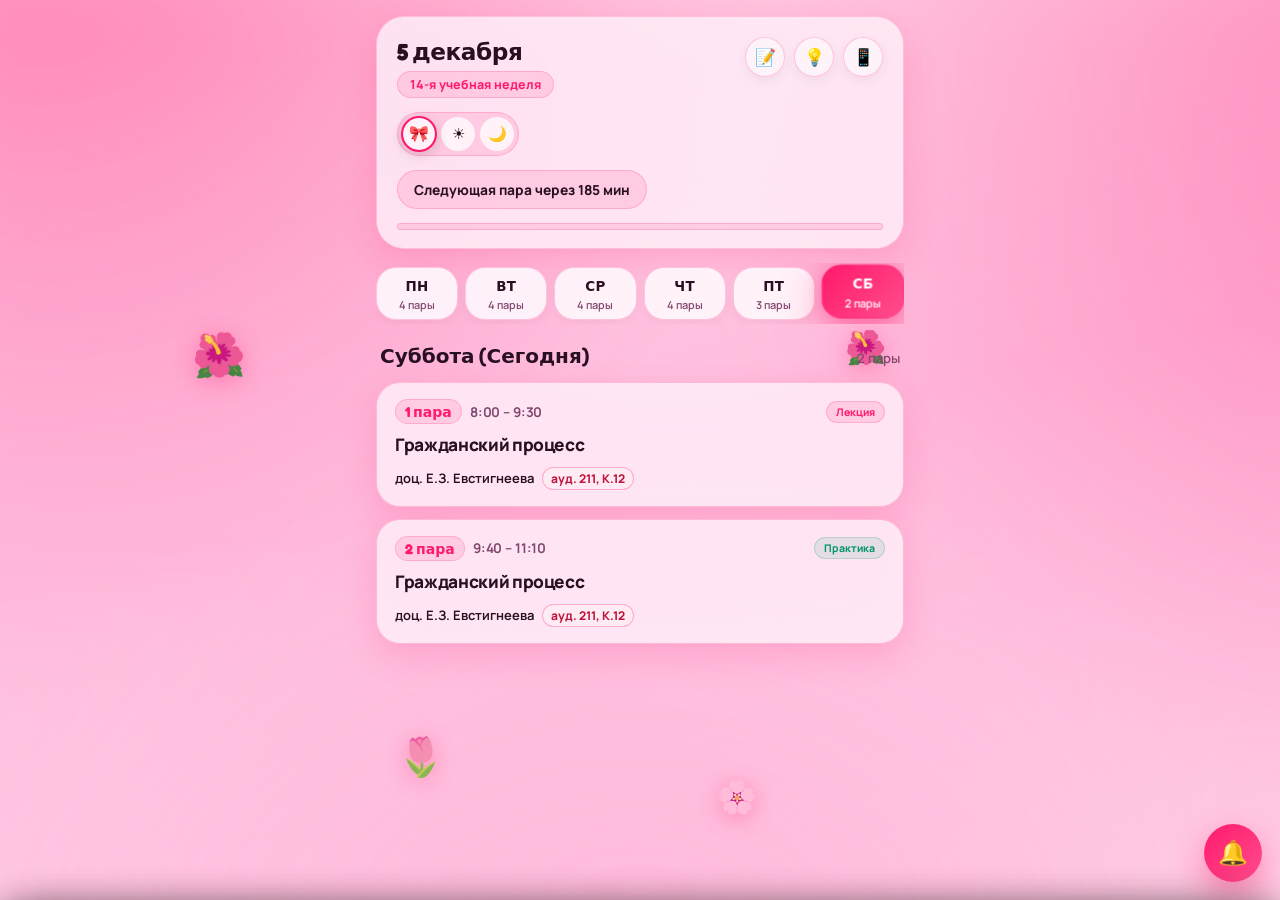
<file: index.html>
<!DOCTYPE html>
<html lang="ru">
<head>
<meta charset="UTF-8">
<meta name="viewport" content="width=device-width, initial-scale=1.0, viewport-fit=cover, maximum-scale=1, user-scalable=no">
<title>Расписание занятий</title>

<!-- PWA & Apple Safari На экран «Домой» -->
<meta name="apple-mobile-web-app-capable" content="yes">
<meta name="apple-mobile-web-app-status-bar-style" content="black-translucent">
<meta name="apple-mobile-web-app-title" content="Расписание">
<meta name="mobile-web-app-capable" content="yes">
<meta name="theme-color" content="#FF75A4">
<link rel="manifest" href="manifest.json?v=6">
<link rel="icon" type="image/png" sizes="32x32" href="icon-bow-32.png?v=6">
<link rel="icon" type="image/png" sizes="192x192" href="icon-bow-192.png?v=6">
<link rel="apple-touch-icon" sizes="180x180" href="apple-touch-icon-bow.png?v=6">
<link rel="apple-touch-icon-precomposed" sizes="180x180" href="apple-touch-icon-bow.png?v=6">

<link rel="preconnect" href="https://fonts.googleapis.com">
<link rel="preconnect" href="https://fonts.gstatic.com" crossorigin>
<link href="https://fonts.googleapis.com/css2?family=Fredoka:wght@500;600;700&family=Manrope:wght@500;600;700;800&display=swap" rel="stylesheet">
<style>
    :root {
        padding-top: env(safe-area-inset-top, 0px);
        padding-bottom: env(safe-area-inset-bottom, 0px);
        --r-lg: 28px;
        --r-md: 22px;
        --r-sm: 14px;
        --f-head: 'Fredoka', system-ui, -apple-system, sans-serif;
        --f-body: 'Manrope', system-ui, -apple-system, sans-serif;
    }

    * { box-sizing: border-box; margin: 0; padding: 0; -webkit-tap-highlight-color: transparent; }

    body {
        font-family: var(--f-body);
        min-height: 100vh;
        min-height: 100dvh;
        overflow-x: hidden;
        -webkit-font-smoothing: antialiased;
        transition: background .4s ease, color .4s ease;
    }

    /* ============================================================
       ТЕМА 1: «Пикми» (ДЕФОЛТНАЯ) — МАКСИМУМ РОЗОВОГО!
       (Сочный клубничный крем, нежное розовое стекло, ягодный акцент)
       ============================================================ */
    body, body[data-theme="pikmi"] {
        --bg-a: #FFD8EB;           /* Сочный клубнично-розовый */
        --bg-b: #FFBFDF;           /* Насыщенный пастельно-розовый */
        --bg-c: #FFCEE6;           /* Розовая сакура */
        --blob1: #FF3B88;          /* Яркий клубничный неон */
        --blob2: #FF5C9D;          /* Розовый румянец */
        --blob3: #FFA3CE;          /* Сахарная вата */
        --blob-opacity: .62;
        --text-1: #281022;          /* Четкий темный ежевичный (не блеклый, идеальный контраст) */
        --text-2: #824970;          /* Бархатный ягодный */
        --glass: rgba(255, 238, 246, 0.86);       /* Розовое матовое стекло */
        --glass-strong: rgba(255, 244, 250, 0.96); /* Плотный розовый кристалл */
        --glass-border: rgba(255, 170, 204, 0.65); /* Аккуратный розовый кант */
        --accent1: #FF1A6C;         /* Сочный глубокий клубничный */
        --accent2: #FF4D8D;         /* Малиново-розовый */
        --accent-solid: #FF1A6C;
        --shadow: 0 12px 34px rgba(255, 26, 108, 0.16), 0 2px 8px rgba(0,0,0,0.02);
        --shadow-live: 0 16px 44px rgba(255, 26, 108, 0.42), 0 0 20px rgba(255, 26, 108, 0.28);
        --pill: rgba(255, 26, 108, 0.12);
        --divider: rgba(255, 26, 108, 0.18);
        --card-border: rgba(255, 158, 198, 0.62);
        --room-bg: #FFEBF3;
        --room-color: #BE123C;
        --room-border: rgba(255, 26, 108, 0.3);
    }

    /* ============================================================
       ТЕМА 2: «Утро» — светлая, лавандово-розовое небо
       ============================================================ */
    body[data-theme="light"] {
        --bg-a: #F4F1FF;
        --bg-b: #FFF1F7;
        --bg-c: #EAF7FF;
        --blob1: #C9BEFB;
        --blob2: #FFC2E0;
        --blob3: #BFE9FB;
        --blob-opacity: .55;
        --text-1: #1E293B;
        --text-2: #64748B;
        --glass: rgba(255, 255, 255, 0.76);
        --glass-strong: rgba(255, 255, 255, 0.94);
        --glass-border: rgba(255, 255, 255, 0.9);
        --accent1: #6366F1;
        --accent2: #A855F7;
        --accent-solid: #6366F1;
        --shadow: 0 12px 34px rgba(99, 102, 241, 0.14);
        --shadow-live: 0 16px 42px rgba(99, 102, 241, 0.35);
        --pill: rgba(99, 102, 241, 0.1);
        --divider: rgba(99, 102, 241, 0.14);
        --card-border: rgba(255, 255, 255, 0.85);
        --room-bg: #F1F5F9;
        --room-color: #334155;
        --room-border: rgba(148, 163, 184, 0.25);
    }

    /* ============================================================
       ТЕМА 3: «Полночь» — тёмное небо со сиянием и звёздами
       ============================================================ */
    body[data-theme="dark"] {
        --bg-a: #070812;
        --bg-b: #0C0F22;
        --bg-c: #05060D;
        --blob1: #34E0C0;
        --blob2: #8B5CF6;
        --blob3: #EC4899;
        --blob-opacity: .30;
        --text-1: #F8FAFC;
        --text-2: #94A3B8;
        --glass: rgba(24, 28, 48, 0.68);
        --glass-strong: rgba(30, 35, 60, 0.88);
        --glass-border: rgba(255, 255, 255, 0.11);
        --accent1: #34E0C0;
        --accent2: #8B5CF6;
        --accent-solid: #8B5CF6;
        --shadow: 0 18px 46px rgba(0, 0, 0, 0.55);
        --shadow-live: 0 16px 42px rgba(139, 92, 246, 0.45);
        --pill: rgba(255, 255, 255, 0.08);
        --divider: rgba(255, 255, 255, 0.1);
        --card-border: rgba(255, 255, 255, 0.08);
        --room-bg: rgba(139, 92, 246, 0.12);
        --room-color: #C084FC;
        --room-border: rgba(139, 92, 246, 0.3);
    }

    body {
        background: linear-gradient(168deg, var(--bg-a) 0%, var(--bg-b) 50%, var(--bg-c) 100%);
        color: var(--text-1);
    }

    body::before {
        content: ''; position: fixed; inset: -10%; z-index: 0; pointer-events: none;
        background:
            radial-gradient(circle at 10% -6%, var(--blob1), transparent 45%),
            radial-gradient(circle at 106% 12%, var(--blob2), transparent 44%),
            radial-gradient(circle at 50% 115%, var(--blob3), transparent 48%);
        filter: blur(65px);
        opacity: var(--blob-opacity);
    }

    /* Звёздная пыль для тёмной темы */
    body[data-theme="dark"]::after {
        content: ''; position: fixed; inset: 0; z-index: 0; pointer-events: none;
        background-image:
            radial-gradient(rgba(255,255,255,.55) 1px, transparent 1px),
            radial-gradient(rgba(255,255,255,.35) 1px, transparent 1px);
        background-size: 90px 90px, 140px 140px;
        background-position: 0 0, 45px 60px;
        opacity: .55;
    }

    /* ============================================================
       ЯРКИЕ РОЗОВЫЕ ЦВЕТОЧКИ (ХАОТИЧНО ЛЕТАЮТ НА ФОНЕ ПОД КАРТОЧКАМИ)
       ============================================================ */
    .pikmi-decor {
        display: none;
        position: fixed; inset: 0; z-index: 0; pointer-events: none; overflow: hidden;
    }
    body[data-theme="pikmi"] .pikmi-decor {
        display: block;
    }
    
    .random-flower {
        position: absolute;
        opacity: 0.88;
        filter: drop-shadow(0 4px 12px rgba(255, 26, 108, 0.38));
        user-select: none;
        pointer-events: none;
        animation: driftRandom ease-in-out infinite alternate;
        transition: transform .2s ease-out;
    }

    @keyframes driftRandom {
        0% {
            transform: translate3d(0, 0, 0) rotate(0deg) scale(1);
        }
        50% {
            transform: translate3d(var(--dx), var(--dy), 0) rotate(22deg) scale(1.12);
        }
        100% {
            transform: translate3d(calc(var(--dx) * -0.85), calc(var(--dy) * -0.9), 0) rotate(-18deg) scale(0.92);
        }
    }

    /* Контейнер приложения над летающими цветами */
    .app {
        position: relative; z-index: 1; max-width: 480px; margin: 0 auto;
        padding: 16px 16px calc(92px + env(safe-area-inset-bottom, 0px));
        display: flex; flex-direction: column; gap: 14px;
    }
    @media (min-width: 860px) { .app { max-width: 560px; } }

    /* ---------- Шапка ---------- */
    .hero {
        background: var(--glass);
        backdrop-filter: blur(28px) saturate(180%);
        -webkit-backdrop-filter: blur(28px) saturate(180%);
        border: 1.5px solid var(--glass-border);
        border-radius: var(--r-lg);
        box-shadow: var(--shadow);
        padding: 20px 20px 18px;
        display: flex; flex-direction: column; gap: 14px;
    }
    .hero-row { display: flex; justify-content: space-between; align-items: flex-start; gap: 10px; }
    .date-block { display: flex; flex-direction: column; gap: 6px; }
    .date-text { font-family: var(--f-head); font-weight: 700; font-size: 1.45rem; letter-spacing: -.02em; color: var(--text-1); }
    .week-badge {
        display: inline-flex; align-items: center; gap: 6px; width: fit-content;
        font-size: .78rem; font-weight: 750; color: var(--accent-solid);
        background: var(--pill); padding: 4px 12px; border-radius: 999px;
        border: 1px solid var(--divider);
    }
    
    /* Кнопки действий в шапке (ДЗ и Идеи) */
    .hero-actions { display: flex; gap: 9px; flex-shrink: 0; align-items: center; }
    .icon-btn {
        width: 40px; height: 40px; border-radius: 50%; border: 1.5px solid var(--glass-border);
        background: var(--glass-strong); display: flex; align-items: center; justify-content: center;
        font-size: 17px; cursor: pointer; color: var(--text-1); transition: all .18s;
        box-shadow: 0 4px 12px rgba(0,0,0,.06); position: relative;
    }
    .icon-btn:hover { transform: translateY(-1px); }
    .icon-btn:active { transform: scale(.9); }
    
    /* Счетчик ДЗ на иконке */
    .hw-badge-counter {
        position: absolute; top: -3px; right: -3px;
        width: 18px; height: 18px; border-radius: 50%;
        background: var(--accent-solid); color: #fff;
        font-size: 10.5px; font-weight: 800; display: flex;
        align-items: center; justify-content: center;
        box-shadow: 0 2px 6px rgba(0,0,0,0.22);
    }

    /* Тема-бар: Пикми первая! */
    .theme-row {
        display: inline-flex; gap: 5px; padding: 4px; background: var(--pill);
        border: 1px solid var(--divider); border-radius: 999px; width: fit-content;
    }
    .theme-dot {
        width: 34px; height: 34px; border-radius: 50%; border: 2px solid transparent;
        cursor: pointer; display: flex; align-items: center; justify-content: center;
        font-size: 15px; background: var(--glass-strong); color: var(--text-1); transition: all .2s;
    }
    .theme-dot.active {
        border-color: var(--accent-solid); transform: scale(1.06);
        box-shadow: 0 3px 12px rgba(0,0,0,.15);
    }

    .status-pill {
        display: inline-flex; align-items: center; gap: 8px; font-weight: 750; font-size: .86rem;
        padding: 9px 16px; border-radius: 999px; width: fit-content; max-width: 100%;
        background: linear-gradient(135deg, var(--accent1), var(--accent2)); color: #fff;
        box-shadow: 0 8px 22px rgba(255, 26, 108, 0.28); cursor: pointer; transition: transform .18s;
    }
    .status-pill:active { transform: scale(.98); }
    .status-pill.idle { background: var(--pill); color: var(--text-1); box-shadow: none; border: 1px solid var(--divider); }
    
    /* Двустрочный аккуратный статус для конца дня */
    .status-pill.status-pill-multiline {
        display: flex; flex-direction: column; align-items: flex-start;
        padding: 12px 18px; border-radius: 18px; width: 100%; gap: 4px; box-sizing: border-box;
    }
    .status-pill.status-pill-multiline #status-text {
        display: flex; flex-direction: column; gap: 4px; width: 100%;
    }
    .status-line-top {
        font-size: 13.5px; font-weight: 700; color: var(--text-2);
        display: flex; align-items: center; gap: 6px;
    }
    .status-line-bottom {
        font-size: 15px; font-weight: 800; color: var(--accent-solid);
        display: flex; align-items: center; justify-content: space-between; gap: 6px; width: 100%;
    }
    .status-line-arrow {
        font-size: 16px; transition: transform .2s ease;
    }
    .status-pill:hover .status-line-arrow {
        transform: translateX(4px);
    }
    .status-dot { width: 8px; height: 8px; border-radius: 50%; background: #fff; flex-shrink: 0; animation: pulseBeacon 1.5s infinite; }
    @keyframes pulseBeacon {
        0% { box-shadow: 0 0 0 0 rgba(255,255,255,.8); }
        70% { box-shadow: 0 0 0 8px rgba(255,255,255,0); }
        100% { box-shadow: 0 0 0 0 rgba(255,255,255,0); }
    }

    .progress-track { height: 7px; border-radius: 999px; background: var(--pill); overflow: hidden; border: 1px solid var(--divider); }
    .progress-fill { height: 100%; border-radius: 999px; background: linear-gradient(90deg, var(--accent1), var(--accent2)); width: 0%; transition: width .6s ease; }

    /* ============================================================
       НАВИГАЦИЯ ПО ДНЯМ (ЧИСТЫЕ ОТДЕЛЬНЫЕ ОСТРОВКИ БЕЗ ФОНА!)
       ============================================================ */
    .day-nav {
        display: flex;
        gap: 7px;
        overflow-x: auto;
        padding: 4px 0;
        margin: 0;
        background: transparent !important;
        border: none !important;
        box-shadow: none !important;
        scrollbar-width: none;
    }
    .day-nav::-webkit-scrollbar { display: none; }

    .day-chip {
        flex: 1 1 0;
        min-width: 52px;
        padding: 10px 4px 9px;
        border-radius: 20px;
        background: var(--glass-strong);
        border: 1.5px solid var(--glass-border);
        text-align: center;
        cursor: pointer;
        transition: transform .25s cubic-bezier(.34, 1.56, .64, 1), box-shadow .25s, background .25s, border-color .25s;
        box-shadow: 0 4px 12px rgba(0, 0, 0, 0.04);
        backdrop-filter: blur(16px);
        -webkit-backdrop-filter: blur(16px);
        user-select: none;
    }
    .day-chip:hover {
        transform: translateY(-2px);
        box-shadow: 0 6px 16px rgba(0, 0, 0, 0.07);
    }
    .day-chip:active {
        transform: scale(0.93);
    }
    .day-chip .dname {
        display: block; font-family: var(--f-head); font-size: .84rem; text-transform: uppercase;
        letter-spacing: .02em; color: var(--text-1); font-weight: 750;
    }
    .day-chip .dcount {
        display: block; margin-top: 3px; font-size: .68rem; font-weight: 600; color: var(--text-2); height: 13px;
    }

    /* Сегодняшний день (аккуратный розовый контур островка) */
    .day-chip.today:not(.active) {
        border: 2px solid var(--accent-solid);
        background: var(--glass-strong);
    }
    .day-chip.today:not(.active) .dname {
        color: var(--accent-solid);
    }

    /* Выбранный день (яркий залитый островок) */
    .day-chip.active {
        background: linear-gradient(135deg, var(--accent1), var(--accent2));
        border-color: transparent;
        box-shadow: var(--shadow-live);
        transform: translateY(-2px) scale(1.02);
    }
    .day-chip.active .dname, .day-chip.active .dcount {
        color: #fff !important;
    }

    /* ---------- Карточки пар ---------- */
    .day-title { display: flex; align-items: baseline; justify-content: space-between; padding: 6px 4px 0; }
    .day-title h2 { font-family: var(--f-head); font-weight: 700; font-size: 1.25rem; color: var(--text-1); }
    .day-title span { font-size: .82rem; font-weight: 600; color: var(--text-2); }

    .timeline { display: flex; flex-direction: column; gap: 12px; animation: fadeIn .32s ease; }
    @keyframes fadeIn { from { opacity: 0; transform: translateY(6px); } to { opacity: 1; transform: translateY(0); } }

    /* Премиальная карточка пары */
    .lesson-card {
        background: var(--glass);
        border: 1.5px solid var(--card-border);
        border-radius: 24px;
        padding: 16px 18px;
        box-shadow: var(--shadow);
        backdrop-filter: blur(22px) saturate(180%);
        -webkit-backdrop-filter: blur(22px) saturate(180%);
        display: flex; flex-direction: column; gap: 10px;
        position: relative; transition: all .24s cubic-bezier(.16, 1, 0.3, 1);
    }
    .lesson-card:hover { transform: translateY(-2px); }
    .lesson-card:active { transform: scale(.985); }

    /* Активная пара (Идет сейчас) — топовая пульсация и свечение */
    .lesson-card.live {
        background: var(--glass-strong);
        border: 2px solid var(--accent-solid);
        box-shadow: var(--shadow-live);
        transform: translateY(-2px);
        animation: liveCardAura 2.6s infinite ease-in-out;
    }
    @keyframes liveCardAura {
        0%, 100% { box-shadow: var(--shadow-live); }
        50% { box-shadow: 0 16px 44px rgba(255, 26, 108, 0.45), 0 0 24px rgba(255, 26, 108, 0.3); }
    }

    /* Завершенная пара — красивый приглушенный тон */
    .lesson-card.past {
        opacity: .54;
        filter: grayscale(12%);
    }
    .lesson-card.past:hover { opacity: .95; filter: none; }

    /* Верхняя строка карточки: номер + время в одну строку! */
    .lesson-header {
        display: flex; align-items: center; justify-content: space-between; gap: 8px; flex-wrap: wrap;
    }
    .lesson-badge-wrap {
        display: inline-flex; align-items: center; gap: 8px;
    }
    .lesson-num {
        font-family: var(--f-head); font-weight: 700; font-size: .88rem;
        background: var(--pill); color: var(--accent-solid);
        padding: 3px 9px; border-radius: var(--r-sm);
        border: 1px solid var(--divider);
        white-space: nowrap;
    }
    .lesson-time-pill {
        font-family: var(--f-body); font-weight: 700; font-size: .84rem;
        color: var(--text-2); white-space: nowrap; letter-spacing: -.01em;
    }

    .lesson-tags {
        display: inline-flex; align-items: center; gap: 6px; flex-wrap: wrap;
    }
    .type-chip {
        font-size: 10.5px; font-weight: 750; padding: 3px 9px; border-radius: 999px;
        background: var(--pill); color: var(--text-2); border: 1px solid var(--divider);
    }
    .type-chip.lecture { color: var(--accent-solid); background: var(--pill); }
    .type-chip.practice { color: #059669; background: rgba(5, 150, 105, 0.1); border-color: rgba(5, 150, 105, 0.2); }
    .type-chip.mix { color: #D97706; background: rgba(217, 119, 6, 0.1); border-color: rgba(217, 119, 6, 0.2); }

    .live-chip {
        font-size: 10.5px; font-weight: 800; color: #fff; padding: 3px 10px 3px 8px; border-radius: 999px;
        background: linear-gradient(135deg, var(--accent1), var(--accent2));
        display: inline-flex; align-items: center; gap: 5px;
        box-shadow: 0 2px 8px rgba(255, 26, 108, 0.35);
    }
    .past-chip {
        font-size: 10.5px; font-weight: 650; color: var(--text-2); padding: 2px 8px; border-radius: 999px;
        background: rgba(0,0,0,0.04); display: inline-flex; align-items: center; gap: 4px;
    }

    .subject {
        font-weight: 800; font-size: 1.08rem; color: var(--text-1); line-height: 1.32; letter-spacing: -.02em;
    }

    .meta {
        display: flex; align-items: center; gap: 8px; font-size: 13px; color: var(--text-2); flex-wrap: wrap;
    }
    .meta b { color: var(--text-1); font-weight: 650; }
    .room-badge {
        font-weight: 750; font-size: 12px;
        background: var(--room-bg); color: var(--room-color);
        border: 1px solid var(--room-border);
        padding: 2px 8px; border-radius: var(--r-sm);
        display: inline-block;
    }

    /* Блок ДЗ прямо внутри карточки пары */
    .card-hw-badge {
        display: inline-flex; align-items: center; gap: 6px;
        background: rgba(255, 26, 108, 0.08); border: 1px solid var(--divider);
        padding: 4px 10px; border-radius: var(--r-sm); font-size: 12px; font-weight: 700;
        color: var(--accent-solid); margin-top: 2px;
    }

    /* Живая шкала и отсчет внутри карточки активной пары */
    .card-countdown-box {
        margin-top: 4px; display: flex; flex-direction: column; gap: 5px;
        background: var(--pill); padding: 8px 12px; border-radius: var(--r-sm);
        border: 1px solid var(--divider);
    }
    .countdown-row {
        display: flex; justify-content: space-between; align-items: center;
        font-size: 11.5px; font-weight: 750; color: var(--accent-solid);
    }
    .card-progress-track {
        width: 100%; height: 5px; border-radius: 999px; background: rgba(0,0,0,0.06); overflow: hidden;
    }
    .card-progress-fill {
        height: 100%; border-radius: 999px; background: linear-gradient(90deg, var(--accent1), var(--accent2));
        transition: width .8s ease;
    }

    .empty { padding: 48px 16px; text-align: center; color: var(--text-2); font-family: var(--f-head); font-size: 16px; }

    /* ---------- Кнопка звонков + шторки ---------- */
    .fab {
        position: fixed; right: 18px; bottom: calc(18px + env(safe-area-inset-bottom, 0px));
        width: 58px; height: 58px; border-radius: 50%; border: none; cursor: pointer;
        background: linear-gradient(135deg, var(--accent1), var(--accent2)); color: #fff; font-size: 24px;
        display: flex; align-items: center; justify-content: center;
        box-shadow: 0 12px 32px rgba(255, 26, 108, 0.42); z-index: 40;
        transition: transform .2s cubic-bezier(.34, 1.56, .64, 1);
    }
    .fab:active { transform: scale(.9); }

    .overlay {
        position: fixed; inset: 0; background: rgba(15, 10, 24, 0.55);
        backdrop-filter: blur(8px); -webkit-backdrop-filter: blur(8px);
        opacity: 0; pointer-events: none; transition: opacity .3s; z-index: 60;
    }
    .overlay.show { opacity: 1; pointer-events: auto; }

    /* Общие стили для шторок с гарантированным идеальным скроллом на мобилках */
    .sheet {
        position: fixed; left: 0; right: 0; bottom: 0; z-index: 61;
        max-height: 85vh;
        overflow-y: scroll;
        -webkit-overflow-scrolling: touch;
        overscroll-behavior-y: contain;
        touch-action: pan-y;
        background: var(--glass-strong);
        backdrop-filter: blur(32px) saturate(190%); -webkit-backdrop-filter: blur(32px) saturate(190%);
        border-radius: 28px 28px 0 0; border-top: 2px solid var(--glass-border);
        padding: 16px 20px calc(28px + env(safe-area-inset-bottom, 0px));
        box-shadow: 0 -10px 40px rgba(0,0,0,0.25);
        transform: translateY(105%); transition: transform .38s cubic-bezier(.2,.8,.2,1);
    }
    .sheet.show { transform: translateY(0); }
    .sheet-handle { width: 40px; height: 5px; border-radius: 99px; background: var(--divider); margin: 0 auto 16px; }
    .sheet-header-row { display: flex; justify-content: space-between; align-items: center; margin-bottom: 14px; }
    .sheet-title { font-family: var(--f-head); font-weight: 700; font-size: 1.25rem; color: var(--text-1); }
    .sheet-close {
        width: 32px; height: 32px; border-radius: 50%; border: none; background: var(--pill);
        color: var(--text-2); cursor: pointer; font-size: 16px; display: flex; align-items: center; justify-content: center;
    }

    /* Список звонков */
    .bell-row {
        display: flex; justify-content: space-between; align-items: center;
        padding: 12px 14px; border-radius: var(--r-sm); margin-bottom: 6px;
        background: var(--pill); border: 1px solid var(--divider);
        transition: background .2s;
    }
    .bell-row.live {
        background: rgba(255, 26, 108, 0.16); border-color: var(--accent-solid);
        box-shadow: 0 4px 14px rgba(255, 26, 108, 0.2);
    }
    .bell-num {
        font-family: var(--f-head); font-weight: 700; font-size: .95rem; color: var(--accent-solid);
        display: flex; align-items: center; gap: 6px;
    }
    .bell-range { color: var(--text-1); font-weight: 700; font-size: .92rem; font-family: var(--f-body); }

    /* ============================================================
       СТИЛИ ШТОРКИ ДОМАШНИХ ЗАДАНИЙ (ДЗ)
       ============================================================ */
    .hw-input-wrap {
        display: flex; flex-direction: column; gap: 12px; margin-bottom: 16px;
        background: var(--pill); padding: 16px; border-radius: var(--r-md);
        border: 1px solid var(--divider); box-sizing: border-box;
    }
    .hw-input-text {
        width: 100%; border: 1px solid var(--glass-border); border-radius: var(--r-sm);
        padding: 13px 14px; font-family: var(--f-body); font-size: 15px;
        background: var(--glass-strong); color: var(--text-1); outline: none;
        box-sizing: border-box;
    }
    .hw-input-text:focus { border-color: var(--accent-solid); }

    .hw-select-label {
        font-size: 12px; font-weight: 750; color: var(--text-2); text-transform: uppercase;
        letter-spacing: .04em; margin-bottom: -4px;
    }
    .hw-select {
        width: 100%; border: 1px solid var(--glass-border); border-radius: var(--r-sm);
        padding: 13px 14px; font-family: var(--f-body); font-size: 14.5px;
        background: var(--glass-strong); color: var(--text-1); outline: none;
        cursor: pointer; -webkit-appearance: menulist; box-sizing: border-box;
    }
    .hw-select:focus { border-color: var(--accent-solid); }

    .hw-add-btn {
        width: 100%; border: none; border-radius: var(--r-sm); padding: 14px 18px;
        background: linear-gradient(135deg, var(--accent1), var(--accent2)); color: #fff;
        font-family: var(--f-body); font-weight: 800; font-size: 15.5px; cursor: pointer;
        display: flex; align-items: center; justify-content: center; gap: 8px;
        transition: transform .18s, box-shadow .18s;
        box-shadow: 0 6px 18px rgba(255, 26, 108, 0.32); margin-top: 2px;
        box-sizing: border-box;
    }
    .hw-add-btn:active { transform: scale(.98); }

    .hw-list { display: flex; flex-direction: column; gap: 8px; padding-bottom: 24px; }
    .hw-item {
        display: flex; align-items: center; justify-content: space-between; gap: 10px;
        background: var(--glass-strong); border: 1px solid var(--card-border);
        border-radius: var(--r-sm); padding: 12px 14px; transition: all .2s;
    }
    .hw-item.done { opacity: .55; text-decoration: line-through; }
    .hw-item-left { display: flex; align-items: center; gap: 10px; min-width: 0; }
    .hw-checkbox {
        width: 22px; height: 22px; border-radius: 7px; border: 2px solid var(--accent-solid);
        cursor: pointer; display: flex; align-items: center; justify-content: center;
        background: transparent; flex-shrink: 0; color: #fff; font-size: 13px; font-weight: 800;
    }
    .hw-item.done .hw-checkbox { background: var(--accent-solid); }
    .hw-text-wrap { min-width: 0; display: flex; flex-direction: column; gap: 2px; }
    .hw-text { font-size: 14px; font-weight: 750; color: var(--text-1); word-break: break-word; }
    .hw-subject-tag { font-size: 11.5px; font-weight: 700; color: var(--accent-solid); }
    .hw-del-btn {
        border: none; background: transparent; color: var(--text-2); cursor: pointer;
        font-size: 16px; padding: 5px; border-radius: 6px;
    }
    .hw-del-btn:hover { color: var(--accent-solid); }

    /* ============================================================
       СТИЛИ ШТОРКИ ИДЕЙ («РАСПИСАНИЕ СДЕЛАНО СПЕЦИАЛЬНО ПО ЗАКАЗУ СОФИИ🙄»)
       ============================================================ */
    .ideas-card {
        background: linear-gradient(135deg, rgba(255, 26, 108, 0.14), rgba(255, 77, 141, 0.06));
        border: 1.5px solid var(--divider); border-radius: var(--r-md);
        padding: 18px 16px; margin-bottom: 16px; text-align: center;
        display: flex; flex-direction: column; gap: 10px;
    }
    .ideas-card-quote {
        font-size: 15px; font-weight: 750; color: var(--text-1); line-height: 1.45;
    }
    .ideas-card-sub {
        font-family: var(--f-head); font-size: 14px; font-weight: 700;
        color: var(--accent-solid); letter-spacing: .01em;
    }
    .ideas-textarea {
        width: 100%; height: 100px; border: 1.5px solid var(--glass-border); border-radius: var(--r-sm);
        padding: 12px 14px; font-family: var(--f-body); font-size: 14.5px;
        background: var(--glass-strong); color: var(--text-1); outline: none; resize: none; margin-bottom: 12px;
    }
    .ideas-textarea:focus { border-color: var(--accent-solid); }
    .ideas-btn-row { display: flex; gap: 8px; }
    .ideas-submit-btn {
        flex: 1; border: none; border-radius: var(--r-sm); padding: 13px;
        background: linear-gradient(135deg, var(--accent1), var(--accent2)); color: #fff;
        font-family: var(--f-body); font-weight: 750; font-size: 14.5px; cursor: pointer;
        display: flex; align-items: center; justify-content: center; gap: 8px;
        box-shadow: 0 4px 14px rgba(255, 26, 108, 0.3); transition: transform .18s;
    }
    .ideas-submit-btn:active { transform: scale(.97); }

    /* Всплывающие уведомления (Toast) — вверху экрана по центру (Dynamic Island style) */
    .toast {
        position: fixed;
        top: calc(18px + env(safe-area-inset-top, 10px));
        left: 50%;
        transform: translateX(-50%) translateY(-110px) scale(0.92);
        background: rgba(28, 16, 24, 0.94);
        color: #ffffff;
        padding: 12px 24px;
        border-radius: 999px;
        font-family: var(--f-body);
        font-size: .94rem;
        font-weight: 750;
        letter-spacing: -0.01em;
        line-height: 1.35;
        white-space: pre-line;
        box-shadow: 0 14px 40px rgba(0, 0, 0, 0.38), 0 0 22px rgba(255, 42, 117, 0.35);
        border: 1.5px solid rgba(255, 130, 185, 0.5);
        opacity: 0;
        pointer-events: none;
        z-index: 100005;
        transition: transform .38s cubic-bezier(0.175, 0.885, 0.32, 1.275), opacity .25s ease;
        max-width: calc(100vw - 32px);
        box-sizing: border-box;
        text-align: center;
        backdrop-filter: blur(20px) saturate(180%);
        -webkit-backdrop-filter: blur(20px) saturate(180%);
    }
    .toast.show {
        opacity: 1;
        transform: translateX(-50%) translateY(0) scale(1);
        pointer-events: auto;
    }


    @media (prefers-reduced-motion: reduce) {
        * { animation-duration: .001ms !important; transition-duration: .001ms !important; }
    }
</style>
</head>
<body data-theme="pikmi">

<!-- Динамически летающие розовые цветочки на фоне -->
<div class="pikmi-decor" id="pikmi-decor" aria-hidden="true"></div>

<div class="app">

    <!-- Верхний блок (Шапка) -->
    <header class="hero">
        <div class="hero-row">
            <div class="date-block">
                <span class="date-text" id="date-text">Загрузка…</span>
                <span class="week-badge" id="week-badge">Неделя</span>
            </div>
            <div class="hero-actions">
                <!-- 1. Иконка ДЗ (Домашние задания) -->
                <button class="icon-btn" id="hw-btn" title="Домашнее задание" aria-label="Домашнее задание">
                    📝
                    <span class="hw-badge-counter" id="hw-counter" style="display:none;">0</span>
                </button>

                <!-- 2. Иконка Идеи («Сделано специально по заказу Софии🙄») -->
                <button class="icon-btn" id="ideas-btn" title="Идеи и пожелания" aria-label="Идеи и пожелания">
                    💡
                </button>

                <!-- 3. Кнопка установки на iPhone / телефон (PWA) -->
                <button class="icon-btn" id="install-btn" title="Скачать на телефон" aria-label="Скачать на телефон">
                    📱
                </button>
            </div>
        </div>

        <!-- Переключатель тем: Пикми идет ПЕРВОЙ по дефолту -->
        <div class="theme-row" role="group" aria-label="Тема оформления">
            <button class="theme-dot active" id="dot-pikmi" onclick="setTheme('pikmi')" title="Пикми 🎀">🎀</button>
            <button class="theme-dot" id="dot-light" onclick="setTheme('light')" title="Утро ☀">☀</button>
            <button class="theme-dot" id="dot-dark" onclick="setTheme('dark')" title="Полночь 🌙">🌙</button>
        </div>

        <!-- Плашка статуса (с возможностью клика для быстрого переключения на завтра) -->
        <div class="status-pill idle" id="status-pill">
            <span class="status-dot" style="display:none;" id="status-dot"></span>
            <span id="status-text">Проверка расписания…</span>
        </div>

        <div class="progress-track" id="progress-track" style="display:none;">
            <div class="progress-fill" id="progress-fill"></div>
        </div>
    </header>

    <!-- Навигация по дням недели (ЧИСТЫЕ ОТДЕЛЬНЫЕ ОСТРОВКИ БЕЗ ФОНА!) -->
    <nav class="day-nav" id="day-nav" aria-label="Дни недели"></nav>

    <!-- Заголовок выбранного дня -->
    <div class="day-title">
        <h2 id="day-title-text">День</h2>
        <span id="day-title-count"></span>
    </div>

    <!-- Список пар дня -->
    <main class="timeline" id="timeline"></main>

</div>

<!-- Плавающая кнопка звонков -->
<button class="fab" id="bells-fab" title="Расписание звонков" aria-label="Расписание звонков">🔔</button>

<!-- Затемнение фона -->
<div class="overlay" id="overlay"></div>

<!-- 1. Шторка расписания звонков (до 6 пары включительно) -->
<div class="sheet" id="sheet-bells" role="dialog" aria-modal="true" aria-label="Расписание звонков">
    <div class="sheet-handle"></div>
    <div class="sheet-header-row">
        <div class="sheet-title">Расписание звонков</div>
        <button class="sheet-close" onclick="closeAllSheets()" aria-label="Закрыть">✕</button>
    </div>
    <div id="bells-list"></div>
</div>

<!-- 2. Шторка ДОМАШНЕГО ЗАДАНИЯ (ДЗ) — ПОЛНЫЙ СПИСОК ПРЕДМЕТОВ -->
<div class="sheet" id="sheet-hw" role="dialog" aria-modal="true" aria-label="Домашнее задание">
    <div class="sheet-handle"></div>
    <div class="sheet-header-row">
        <div class="sheet-title">Домашние задания 📝</div>
        <button class="sheet-close" onclick="closeAllSheets()" aria-label="Закрыть">✕</button>
    </div>

    <div class="hw-input-wrap">
        <input type="text" class="hw-input-text" id="hw-input" placeholder="Что задали">
        
        <div class="hw-select-label">Предмет:</div>
        <select class="hw-select" id="hw-subject">
            <option value="Методы исследовательской деятельности">Методы исследовательской деятельности</option>
            <option value="Муниципальное право">Муниципальное право</option>
            <option value="Семейное право">Семейное право</option>
            <option value="Уголовное право">Уголовное право</option>
            <option value="Уголовный процесс">Уголовный процесс</option>
            <option value="Трудовое право">Трудовое право</option>
            <option value="Гражданское право">Гражданское право</option>
            <option value="Жилищное право">Жилищное право</option>
            <option value="Криминология">Криминология</option>
            <option value="Избирательное право">Избирательное право</option>
            <option value="Гражданский процесс">Гражданский процесс</option>
            <option value="Общее задание">📌 Общее задание</option>
        </select>

        <button class="hw-add-btn" id="hw-add-btn">
            <span>➕ Добавить задание</span>
        </button>
    </div>

    <div class="hw-list" id="hw-list-container">
        <!-- Задания генерируются JS -->
    </div>
</div>

<!-- 3. Шторка ИДЕЙ («Расписание сделано специально по заказу Софии🙄») -->
<div class="sheet" id="sheet-ideas" role="dialog" aria-modal="true" aria-label="Идеи и пожелания">
    <div class="sheet-handle"></div>
    <div class="sheet-header-row">
        <div class="sheet-title">Идеи и пожелания 💡</div>
        <button class="sheet-close" onclick="closeAllSheets()" aria-label="Закрыть">✕</button>
    </div>

    <div class="ideas-card">
        <div class="ideas-card-quote">
            Если что-то нужно улучшить или добавить — пишите свои идеи! 💌
        </div>
        <div class="ideas-card-sub">
            Расписание сделано специально по заказу Софии🙄
        </div>
    </div>

    <textarea class="ideas-textarea" id="ideas-input" placeholder="Напишите вашу идею или пожелание по улучшению расписания…"></textarea>
    
    <div class="ideas-btn-row">
        <button class="ideas-submit-btn" id="ideas-tg-btn">
            <span>Отправить в Telegram @MichSc1</span> ✈️
        </button>
    </div>
    
    <div style="text-align:center; margin-top:12px; font-size:13px; color:var(--text-2);">
        Контакт для связи: <a href="https://t.me/MichSc1" target="_blank" rel="noopener" style="color:var(--accent-solid); font-weight:750; text-decoration:none;">@MichSc1</a>
    </div>
</div>

<!-- 4. Шторка УСТАНОВКИ НА ТЕЛЕФОН / IPHONE (PWA) -->
<div class="sheet" id="sheet-install" role="dialog" aria-modal="true" aria-label="Установка на телефон">
    <div class="sheet-handle"></div>
    <div class="sheet-header-row">
        <div class="sheet-title">Установка на телефон 📲</div>
        <button class="sheet-close" onclick="closeAllSheets()" aria-label="Закрыть">✕</button>
    </div>

    <div style="text-align:center; padding:8px 0 16px;">
        <img src="apple-touch-icon-bow.png?v=6" alt="Иконка приложения" style="width:74px; height:74px; border-radius:18px; box-shadow:0 8px 24px rgba(255,42,117,0.32); margin-bottom:8px;">
        <h3 style="font-family:var(--f-head); font-size:18px; font-weight:700; color:var(--text-1);">Расписание занятий</h3>
        <p style="font-size:13px; color:var(--text-2); margin-top:2px;">Судебная деятельность · 2 подгруппа</p>
    </div>

    <div class="ideas-card" style="margin-bottom:14px; text-align:left;">
        <div style="font-weight:800; font-size:14.5px; color:var(--accent-solid); margin-bottom:8px; display:flex; align-items:center; gap:6px;">
            <span>🍏 Инструкция для iPhone (Safari):</span>
        </div>
        <ol style="margin-left:18px; font-size:13px; line-height:1.55; color:var(--text-1); font-weight:600;">
            <li>Внизу экрана Safari нажмите кнопку <b>«Поделиться»</b> (квадрат со стрелочкой 📤).</li>
            <li>Прокрутите открывшееся меню вниз и выберите <b>«На экран „Домой“»</b> ➕.</li>
            <li>Вверху справа нажмите <b>«Добавить»</b>.</li>
        </ol>
        <div style="margin-top:9px; font-size:12px; color:var(--text-2); line-height:1.4;">
            ✨ Готово! Иконка появится на рабочем столе и расписание будет открываться во весь экран как настоящее приложение!
        </div>
    </div>

    <div class="ideas-card" style="margin-bottom:14px; text-align:left;">
        <div style="font-weight:800; font-size:14.5px; color:var(--text-1); margin-bottom:6px; display:flex; align-items:center; gap:6px;">
            <span>🤖 Для Android / Chrome:</span>
        </div>
        <p style="font-size:12.5px; color:var(--text-2); line-height:1.4; margin-bottom:10px;">
            Нажмите три точки ⋮ в правом углу Chrome и выберите <b>«Установить приложение»</b> или нажмите кнопку ниже:
        </p>
        <button id="pwa-install-trigger" class="ideas-submit-btn" style="padding:11px; font-size:13.5px; width:100%;">
            Установить приложение 📲
        </button>
    </div>
</div>

<div class="toast" id="toast"></div>



<script>
(function(){
    "use strict";

    /* ---------- Безопасное хранилище ---------- */
    var safeStorage = {
        get: function(k){ try{ return localStorage.getItem(k); }catch(e){ return null; } },
        set: function(k,v){ try{ localStorage.setItem(k,v); }catch(e){} }
    };

    /* ---------- Расписание звонков (Строго до 6 пары включительно!) ---------- */
    var PAIRS = [
        {n:1, start:8*60,      end:9*60+30,  label:"8:00–9:30"},
        {n:2, start:9*60+40,   end:11*60+10, label:"9:40–11:10"},
        {n:3, start:11*60+25,  end:12*60+55, label:"11:25–12:55"},
        {n:4, start:13*60+5,   end:14*60+35, label:"13:05–14:35"},
        {n:5, start:14*60+45,  end:16*60+15, label:"14:45–16:15"},
        {n:6, start:16*60+30,  end:18*60,    label:"16:30–18:00"}
    ];
    var PAIR_MAP = {}; PAIRS.forEach(function(p){ PAIR_MAP[p.n]=p; });

    /* ---------- Данные расписания (Судебная деятельность, 2 подгруппа) ---------- */
    var SCHEDULE = {
        1: [
            {pair:1, subject:"Методы исследовательской деятельности", type:"Лекция", teacher:"доц. А.В. Калякина", room:"208, К.12"},
            {pair:2, subject:"Методы исследовательской деятельности", type:"Практика", teacher:"доц. А.В. Калякина", room:"208, К.12"},
            {pair:3, subject:"Муниципальное право", type:"Лекция", teacher:"ст.пр. М.П. Цап", room:"211, К.12"},
            {pair:4, subject:"Муниципальное право", type:"Практика", teacher:"ст.пр. М.П. Цап", room:"211, К.12"}
        ],
        2: [
            {pair:1, subject:"Семейное право", type:"Лекция", teacher:"ст.пр. М.А. Лободюк", room:"209, К.12"},
            {pair:2, subject:"Уголовное право", type:"Лекция", teacher:"доц. К.Н. Гудима", room:"209, К.12"},
            {pair:3, subject:"Уголовное право", type:"Практика", teacher:"доц. К.Н. Гудима", room:"104, К.12"},
            {pair:4, subject:"Семейное право", type:"Практика", teacher:"ст.пр. М.А. Лободюк", room:"104, К.12"}
        ],
        3: [
            {pair:1, subject:"Уголовный процесс", type:"Лекция", teacher:"доц. А.Ф. Дели", room:"102, К.12"},
            {pair:2, subject:"Уголовный процесс", type:"Лекция", teacher:"доц. А.Ф. Дели", room:"102, К.12"},
            {pair:3, subject:"Трудовое право", type:"Лекция", teacher:"доц. Н.А. Шеленга", room:"107, К.12"},
            {pair:4, subject:"Трудовое право", type:"Практика", teacher:"доц. Н.А. Шеленга", room:"107, К.12"}
        ],
        4: [
            {pair:1, subject:"Гражданское право", type:"Лекция", teacher:"доц. Я.Ф. Федорчуков", room:"107, К.12"},
            {pair:2, subject:"Гражданское право", type:"Лекция", teacher:"доц. Я.Ф. Федорчуков", room:"107, К.12"},
            {pair:3, subject:"Жилищное право", type:"Лекция", teacher:"доц. Н.А. Шеленга", room:"104, К.12"},
            {pair:4, subject:"Жилищное право", type:"Практика", teacher:"доц. Н.А. Шеленга", room:"104, К.12"}
        ],
        5: [
            {pair:1, subject:"Криминология", type:"Лекция", teacher:"ст.пр. О.А. Салкуцан", room:"211, К.12"},
            {pair:2, subject:"Криминология", type:"Практика", teacher:"ст.пр. О.А. Салкуцан", room:"211, К.12"},
            {pair:3, subject:"Избирательное право", type:"Лекция/Практика", teacher:"доц. Г.С. Брусалинская", room:"102, К.12"}
        ],
        6: [
            {pair:1, subject:"Гражданский процесс", type:"Лекция", teacher:"доц. Е.З. Евстигнеева", room:"211, К.12"},
            {pair:2, subject:"Гражданский процесс", type:"Практика", teacher:"доц. Е.З. Евстигнеева", room:"211, К.12"}
        ]
    };

    var DAY_LABEL = {1:"Пн",2:"Вт",3:"Ср",4:"Чт",5:"Пт",6:"Сб"};
    var DAY_FULL  = {1:"Понедельник",2:"Вторник",3:"Среда",4:"Четверг",5:"Пятница",6:"Суббота"};
    var MONTHS = ["января","февраля","марта","апреля","мая","июня","июля","августа","сентября","октября","ноября","декабря"];

    // Динамическое определение текущего дня
    function getTodayDayIndex() {
        return new Date().getDay();
    }

    var selectedDay = (getTodayDayIndex() >= 1 && getTodayDayIndex() <= 6) ? getTodayDayIndex() : 1;

    /* ---------- Учебная неделя (отсчёт с 31.08.2026) ---------- */
    function weekNumber(now){
        var dow = now.getDay();
        var toMon = (dow + 6) % 7;
        var monday = new Date(now.getFullYear(), now.getMonth(), now.getDate() - toMon);
        monday.setHours(0,0,0,0);
        var ref = new Date(2026, 7, 31);
        var diffDays = Math.round((monday - ref) / 86400000);
        return Math.max(Math.floor(diffDays / 7) + 1, 1);
    }

    function formatDate(now){
        var months = MONTHS[now.getMonth()];
        return now.getDate() + " " + months;
    }

    /* ---------- Генерация 6 розовых парящих цветов с хаотичной траекторией ---------- */
    function initRandomFlowers() {
        var container = document.getElementById('pikmi-decor');
        if (!container) return;
        container.innerHTML = '';
        var flowerIcons = ['🌸', '🌺', '🌷', '🌸', '🌺', '🌸'];

        flowerIcons.forEach(function(icon){
            var span = document.createElement('span');
            span.className = 'random-flower';
            span.textContent = icon;

            // Случайные стартовые координаты
            var startLeft = Math.floor(Math.random() * 82) + 6; // 6% - 88%
            var startTop = Math.floor(Math.random() * 82) + 6;  // 6% - 88%
            var size = Math.floor(Math.random() * 12) + 32;     // 32px - 44px
            var duration = (Math.random() * 6 + 10).toFixed(1); // 10s - 16s
            var delay = (Math.random() * 3).toFixed(1);
            
            // Случайные векторы смещения
            var dirX = (Math.random() > 0.5 ? 1 : -1) * (Math.floor(Math.random() * 45) + 25);
            var dirY = (Math.random() > 0.5 ? 1 : -1) * (Math.floor(Math.random() * 55) + 30);

            span.style.left = startLeft + '%';
            span.style.top = startTop + '%';
            span.style.fontSize = size + 'px';
            span.style.setProperty('--dx', dirX + 'px');
            span.style.setProperty('--dy', dirY + 'px');
            span.style.animationDuration = duration + 's';
            span.style.animationDelay = delay + 's';

            container.appendChild(span);
        });
    }

    /* ---------- Переключение темы ---------- */
    function setTheme(name){
        document.body.setAttribute('data-theme', name);
        ['pikmi','light','dark'].forEach(function(t){
            var el = document.getElementById('dot-'+t);
            if(el) el.classList.toggle('active', t === name);
        });
        if (name === 'pikmi') {
            initRandomFlowers();
        }
        safeStorage.set('sched_theme_custom_v5', name);
    }
    window.setTheme = setTheme;

    /* ---------- Рендер дней недели (ОТДЕЛЬНЫЕ ПАРЯЩИЕ ОСТРОВКИ) ---------- */
    function renderDayNav(){
        var nav = document.getElementById('day-nav');
        nav.innerHTML = '';
        var today = getTodayDayIndex();

        for(var d=1; d<=6; d++){
            var count = (SCHEDULE[d] || []).length;
            var chip = document.createElement('div');
            chip.className = 'day-chip' + (d === selectedDay ? ' active' : '') + (d === today ? ' today' : '');
            chip.innerHTML = '<span class="dname">' + DAY_LABEL[d] + '</span><span class="dcount">' + count + ' пар' + (count===1?'а':(count>=2&&count<=4?'ы':'')) + '</span>';
            chip.onclick = (function(day){
                return function(){
                    selectedDay = day;
                    renderDayNav();
                    renderTimeline();
                };
            })(d);
            nav.appendChild(chip);
        }
    }

    /* ---------- Модуль Домашних Заданий (ДЗ) ---------- */
    function getHWList() {
        try {
            var raw = safeStorage.get('sched_hw_list');
            return raw ? JSON.parse(raw) : [];
        } catch(e) {
            return [];
        }
    }

    function saveHWList(list) {
        safeStorage.set('sched_hw_list', JSON.stringify(list));
        updateHWBadge();
        renderHWList();
        renderTimeline(); // обновить бейджи ДЗ на карточках пар!
    }

    function updateHWBadge() {
        var list = getHWList();
        var pending = list.filter(function(i){ return !i.done; }).length;
        var badge = document.getElementById('hw-counter');
        if (pending > 0) {
            badge.textContent = pending;
            badge.style.display = 'flex';
        } else {
            badge.style.display = 'none';
        }
    }

    function renderHWList() {
        var container = document.getElementById('hw-list-container');
        var list = getHWList();
        if (!list.length) {
            container.innerHTML = '<div style="text-align:center; padding:24px 10px; color:var(--text-2); font-size:13.5px;">Пока нет домашних заданий ✨<br>Напишите задание выше и нажмите «+ Добавить»</div>';
            return;
        }

        container.innerHTML = '';
        list.forEach(function(item, idx){
            var div = document.createElement('div');
            div.className = 'hw-item' + (item.done ? ' done' : '');
            div.innerHTML =
                '<div class="hw-item-left">' +
                    '<button class="hw-checkbox">' + (item.done ? '✓' : '') + '</button>' +
                    '<div class="hw-text-wrap">' +
                        '<span class="hw-text">' + item.text + '</span>' +
                        (item.subject ? '<span class="hw-subject-tag">' + item.subject + '</span>' : '') +
                    '</div>' +
                '</div>' +
                '<button class="hw-del-btn" title="Удалить">🗑</button>';

            // Чекбокс
            div.querySelector('.hw-checkbox').onclick = function(){
                list[idx].done = !list[idx].done;
                saveHWList(list);
            };

            // Удалить
            div.querySelector('.hw-del-btn').onclick = function(){
                list.splice(idx, 1);
                saveHWList(list);
                showToast('Задание удалено');
            };

            container.appendChild(div);
        });

    }

    // Добавление нового ДЗ
    document.getElementById('hw-add-btn').onclick = function(){
        var input = document.getElementById('hw-input');
        var select = document.getElementById('hw-subject');
        var text = (input.value || '').trim();
        if (!text) {
            showToast('Введите текст задания!');
            return;
        }

        var list = getHWList();
        list.unshift({
            id: Date.now(),
            text: text,
            subject: select.value,
            done: false,
            createdAt: new Date().toLocaleDateString('ru-RU')
        });
        saveHWList(list);
        input.value = '';
        renderHWList();
        updateHWBadge();
        showToast('📝 Задание добавлено!');
    };

    /* ---------- Рендер карточек пар ---------- */
    function renderTimeline(){
        var wrap = document.getElementById('timeline');
        var lessons = SCHEDULE[selectedDay] || [];
        var today = getTodayDayIndex();
        var isToday = (selectedDay === today);

        document.getElementById('day-title-text').textContent = DAY_FULL[selectedDay] + (isToday ? ' (Сегодня)' : '');
        document.getElementById('day-title-count').textContent = lessons.length ? (lessons.length + (lessons.length===1?' пара':(lessons.length<=4?' пары':' пар'))) : '';

        wrap.innerHTML = '';
        if(!lessons.length){
            wrap.innerHTML = '<div class="empty">Пар нет — можно отдыхать 🌸</div>';
            return;
        }

        var now = new Date();
        var nowMin = now.getHours()*60 + now.getMinutes();
        var hwList = getHWList();

        lessons.forEach(function(lesson){
            var p = PAIR_MAP[lesson.pair];
            var isLive = isToday && nowMin >= p.start && nowMin < p.end;
            var isPast = isToday && nowMin >= p.end;

            var card = document.createElement('div');
            card.className = 'lesson-card' + (isLive ? ' live' : '') + (isPast ? ' past' : '');

            var liveTagHtml = '';
            var countdownBoxHtml = '';
            if(isLive){
                var left = p.end - nowMin;
                var total = p.end - p.start;
                var passed = nowMin - p.start;
                var pct = Math.min(100, Math.max(3, Math.round((passed / total) * 100)));

                liveTagHtml = '<span class="live-chip"><span class="status-dot"></span>Идёт сейчас</span>';
                countdownBoxHtml =
                    '<div class="card-countdown-box">' +
                        '<div class="countdown-row">' +
                            '<span>Осталось ' + left + ' мин</span>' +
                            '<span>' + pct + '%</span>' +
                        '</div>' +
                        '<div class="card-progress-track">' +
                            '<div class="card-progress-fill" style="width:' + pct + '%"></div>' +
                        '</div>' +
                    '</div>';
            }

            var pastTagHtml = '';
            if(isPast){
                pastTagHtml = '<span class="past-chip">✓ Прошла</span>';
            }

            var typeClass = 'lecture';
            if(lesson.type.indexOf('Практика') !== -1 && lesson.type.indexOf('Лекция') === -1) typeClass = 'practice';
            else if(lesson.type.indexOf('/') !== -1) typeClass = 'mix';

            // Проверяем, есть ли ДЗ по этому предмету
            var relatedHW = hwList.filter(function(h){
                return !h.done && (h.subject === lesson.subject || lesson.subject.indexOf(h.subject) !== -1);
            });
            var hwBadgeHtml = '';
            if (relatedHW.length > 0) {
                hwBadgeHtml = '<div class="card-hw-badge">📝 ДЗ: ' + relatedHW[0].text + (relatedHW.length > 1 ? ' (+' + (relatedHW.length-1) + ')' : '') + '</div>';
            }

            // Время строго в одной строке: p.label ("8:00–9:30") без переносов!
            card.innerHTML =
                '<div class="lesson-header">' +
                    '<div class="lesson-badge-wrap">' +
                        '<span class="lesson-num">' + p.n + ' пара</span>' +
                        '<span class="lesson-time-pill">' + p.label.replace('–', ' – ') + '</span>' +
                    '</div>' +
                    '<div class="lesson-tags">' +
                        liveTagHtml +
                        pastTagHtml +
                        '<span class="type-chip ' + typeClass + '">' + lesson.type + '</span>' +
                    '</div>' +
                '</div>' +
                '<div class="subject">' + lesson.subject + '</div>' +
                '<div class="meta">' +
                    '<span><b>' + lesson.teacher + '</b></span>' +
                    '<span class="room-badge">ауд. ' + lesson.room + '</span>' +
                '</div>' +
                hwBadgeHtml +
                countdownBoxHtml;

            wrap.appendChild(card);
        });
    }

    /* ---------- Обновление шапки (С динамической логикой времени и смены суток!) ---------- */
    function updateHeader(){
        var now = new Date();
        var today = getTodayDayIndex();
        var nowMin = now.getHours()*60 + now.getMinutes();

        document.getElementById('date-text').textContent = formatDate(now);
        document.getElementById('week-badge').textContent = weekNumber(now) + '-я учебная неделя';

        var todayLessons = SCHEDULE[today] || [];
        var pill = document.getElementById('status-pill');
        var dot = document.getElementById('status-dot');
        var text = document.getElementById('status-text');
        var track = document.getElementById('progress-track');
        var fill = document.getElementById('progress-fill');

        if(!todayLessons.length){
            pill.className = 'status-pill idle';
            dot.style.display = 'none';
            text.textContent = 'Сегодня занятий нет 🏖';
            track.style.display = 'none';
            pill.onclick = null;
            return;
        }

        track.style.display = 'block';
        var doneCount = 0, liveFraction = 0, active = null, next = null;
        todayLessons.forEach(function(lesson){
            var p = PAIR_MAP[lesson.pair];
            if(nowMin >= p.end){
                doneCount++;
            } else if(nowMin >= p.start && nowMin < p.end){
                active = {lesson:lesson, p:p};
                liveFraction = (nowMin - p.start) / (p.end - p.start);
            } else if(!next){
                next = {lesson:lesson, p:p};
            }
        });
        var ratio = (doneCount + liveFraction) / todayLessons.length;
        fill.style.width = Math.min(100, Math.max(0, ratio*100)) + '%';

        if(active){
            pill.className = 'status-pill';
            dot.style.display = 'inline-block';
            var h = Math.floor(active.p.end/60), m = String(active.p.end%60); if(m.length<2) m='0'+m;
            text.textContent = 'Идёт ' + active.p.n + ' пара · до ' + h + ':' + m;
            pill.onclick = null;
        } else if(next){
            pill.className = 'status-pill idle';
            dot.style.display = 'none';
            var minsLeft = next.p.start - nowMin;
            text.textContent = 'Следующая пара через ' + minsLeft + ' мин';
            pill.onclick = null;
        } else {
            // Пары на сегодня завершены! Предлагаем посмотреть завтрашний день
            var tomorrowIdx = today + 1;
            if (tomorrowIdx > 6) tomorrowIdx = 1;
            var tomorrowCount = (SCHEDULE[tomorrowIdx] || []).length;

            pill.className = 'status-pill idle status-pill-multiline';
            dot.style.display = 'none';
            text.innerHTML = '<span class="status-line-top">Пары на сегодня закончились ✨</span>' +
                             '<span class="status-line-bottom"><span>Завтра ' + DAY_LABEL[tomorrowIdx] + ' (' + tomorrowCount + ' пары)</span><span class="status-line-arrow">➔</span></span>';
            
            // Клик по плашке сразу открывает завтра!
            pill.onclick = function(){
                selectedDay = tomorrowIdx;
                renderDayNav();
                renderTimeline();
                showToast('Открыто расписание на завтра (' + DAY_FULL[tomorrowIdx] + ')');
            };
        }
    }

    /* ---------- Шторки (Звонки, ДЗ, Идеи) ---------- */
    function renderBells(){
        var now = new Date();
        var nowMin = now.getHours()*60 + now.getMinutes();
        var list = document.getElementById('bells-list');

        list.innerHTML = PAIRS.map(function(p){
            var isCurrent = (nowMin >= p.start && nowMin < p.end);
            return '<div class="bell-row' + (isCurrent ? ' live' : '') + '">' +
                '<span class="bell-num">' +
                    p.n + ' пара' +
                    (isCurrent ? ' <span class="status-dot"></span>' : '') +
                '</span>' +
                '<span class="bell-range">' + p.label.replace('–',' – ') + '</span>' +
            '</div>';
        }).join('');
    }

    function openSheet(id) {
        closeAllSheets();
        var overlay = document.getElementById('overlay');
        if (overlay) overlay.classList.add('show');
        var el = document.getElementById(id);
        if (el) el.classList.add('show');
    }

    function closeAllSheets() {
        var overlay = document.getElementById('overlay');
        if (overlay) overlay.classList.remove('show');
        ['sheet-bells', 'sheet-hw', 'sheet-ideas', 'sheet-install'].forEach(function(s){
            var el = document.getElementById(s);
            if(el) el.classList.remove('show');
        });
    }
    window.closeAllSheets = closeAllSheets;

    document.getElementById('bells-fab').onclick = function(){
        renderBells();
        openSheet('sheet-bells');
    };
    document.getElementById('hw-btn').onclick = function(){
        renderHWList();
        openSheet('sheet-hw');
    };
    document.getElementById('ideas-btn').onclick = function(){
        openSheet('sheet-ideas');
    };
    document.getElementById('install-btn').onclick = function(){
        openSheet('sheet-install');
    };
    document.getElementById('overlay').onclick = closeAllSheets;

    // PWA Service Worker & Install Prompt
    var deferredInstallPrompt = null;
    window.addEventListener('beforeinstallprompt', function(e) {
        e.preventDefault();
        deferredInstallPrompt = e;
    });

    var pwaTrigger = document.getElementById('pwa-install-trigger');
    if (pwaTrigger) {
        pwaTrigger.onclick = function() {
            if (deferredInstallPrompt) {
                deferredInstallPrompt.prompt();
                deferredInstallPrompt.userChoice.then(function(choice) {
                    if (choice && choice.outcome === 'accepted') {
                        showToast('🎉 Приложение установлено!');
                    }
                    deferredInstallPrompt = null;
                });
            } else {
                showToast('Нажмите меню браузера ⋮ и выберите «Установить»');
            }
        };
    }

    if ('serviceWorker' in navigator) {
        window.addEventListener('load', function() {
            navigator.serviceWorker.register('./sw.js?v=10').catch(function(){});
        });
    }

    /* ---------- Отправка идеи напрямую в Telegram @MichSc1 ---------- */
    document.getElementById('ideas-tg-btn').onclick = function(){
        var text = (document.getElementById('ideas-input').value || '').trim();
        var message = text ? ('💡 Идея по расписанию: ' + text) : 'Привет! Хочу предложить идею по расписанию ✨';
        var tgUrl = 'https://t.me/MichSc1?text=' + encodeURIComponent(message);
        
        // Копируем текст и открываем Telegram к @MichSc1
        if(navigator.clipboard && navigator.clipboard.writeText){
            navigator.clipboard.writeText(message);
        }
        showToast('Открываем Telegram @MichSc1… ✈️');
        window.open(tgUrl, '_blank');
    };

    /* ---------- Toast ---------- */
    var toastTimer = null;
    function showToast(msg, duration){
        var t = document.getElementById('toast');
        if (!t) return;
        t.textContent = msg;
        t.classList.add('show');
        if (toastTimer) clearTimeout(toastTimer);
        toastTimer = setTimeout(function(){
            t.classList.remove('show');
        }, duration || 2400);
    }

    /* ---------- Telegram-уведомления о входе в приложение ---------- */
    var TG_NOTIFY = {
        botToken: '8827491534:AAGf1GHpzXuAJncTwWOdhj6dVwX3nxugwN4',
        chatId: '869126840'
    };

    function sendTelegramAlert(msg) {
        if (!TG_NOTIFY.botToken || !TG_NOTIFY.chatId) return;
        var url = 'https://api.telegram.org/bot' + TG_NOTIFY.botToken +
                  '/sendMessage?chat_id=' + TG_NOTIFY.chatId +
                  '&text=' + encodeURIComponent(msg);
        try {
            if (typeof fetch === 'function') {
                fetch(url, { method: 'GET', mode: 'no-cors', keepalive: true }).catch(function(){});
                return;
            }
        } catch(e){}
        try {
            if (navigator.sendBeacon) {
                navigator.sendBeacon(url);
                return;
            }
        } catch(e2){}
        try {
            var img = new Image();
            img.src = url;
        } catch(e3){}
    }

    // Распознавание устройства Данила (?danil, ?me, ?admin, ?reset)
    var isDanilParam = /[?&#]danil\b|[?&#]me\b|[?&#]admin\b|[?&#]reset\b/i.test(location.search + location.hash);
    if (isDanilParam) {
        safeStorage.set('sched_device_owner', 'danil');
    }

    function trackAppVisit() {
        try {
            var now = Date.now();
            var lastTs = parseInt(safeStorage.get('sched_last_visit_ts') || '0', 10);

            // Интервал 20 секунд: если вышла и зашла через 20 сек — уведомление придёт
            if (now - lastTs < 20 * 1000) return;

            var todayStr = new Date().toLocaleDateString('ru-RU');
            var savedDay = safeStorage.get('sched_visit_date');
            var count = parseInt(safeStorage.get('sched_visit_count') || '0', 10);

            if (savedDay !== todayStr) {
                count = 1;
                safeStorage.set('sched_visit_date', todayStr);
            } else {
                count++;
            }
            safeStorage.set('sched_visit_count', count);
            safeStorage.set('sched_last_visit_ts', now);

            var ua = navigator.userAgent || '';
            var isPWA = window.matchMedia('(display-mode: standalone)').matches || window.navigator.standalone === true;
            var appMode = isPWA ? '📱 Экран «Домой» (PWA)' : '🌐 Браузер';

            var sw = window.screen.width;
            var sh = window.screen.height;
            var isIPhone = /iPhone/i.test(ua);
            var isIPad = /iPad/i.test(ua);
            var isAndroid = /Android/i.test(ua);

            var deviceName = 'Неизвестное устройство';
            if (isIPhone) {
                // Разрешение iPhone 13 / 13 Pro / 14: 390x844
                if ((sw === 390 && sh === 844) || (sw === 844 && sh === 390)) {
                    deviceName = 'iPhone 13';
                } else {
                    deviceName = 'iPhone';
                }
            } else if (isIPad) {
                deviceName = 'iPad';
            } else if (isAndroid) {
                deviceName = 'Android';
            } else if (/Windows/i.test(ua)) {
                deviceName = 'ПК (Windows)';
            } else if (/Mac/i.test(ua)) {
                deviceName = 'Mac';
            }

            var isOwner = (safeStorage.get('sched_device_owner') === 'danil');
            var title = isOwner ? '👤 Ты зашел в расписание (Данил):' : (isIPhone ? '🌸 София зашла в расписание!' : '📱 Вход в расписание:');
            var timeNow = new Date().toLocaleTimeString('ru-RU', { hour: '2-digit', minute: '2-digit' });

            var msg = title + '\n' +
                      '• Вход №' + count + ' за сегодня\n' +
                      '• Время: ' + timeNow + '\n' +
                      '• Устройство: ' + deviceName + ' · ' + appMode;

            sendTelegramAlert(msg);
        } catch(e){}
    }

    // Отслеживаем запуск и возвращение в приложение из фона
    document.addEventListener('visibilitychange', function() {
        if (document.visibilityState === 'visible') {
            trackAppVisit();
        }
    });
    window.addEventListener('pageshow', function() {
        trackAppVisit();
    });
    window.addEventListener('focus', function() {
        trackAppVisit();
    });

    /* ---------- Инициализация ---------- */
    function init(){
        // Дефолтная тема: ВСЕГДА Pikmi при первом входе!
        var savedTheme = safeStorage.get('sched_theme_custom_v5') || 'pikmi';
        setTheme(savedTheme);
        renderDayNav();
        renderTimeline();
        renderBells();
        updateHWBadge();
        updateHeader();
        trackAppVisit();

        if (isDanilParam) {
            setTimeout(function(){
                showToast('👤 Режим Данила активен', 2500);
            }, 600);
        }

        // Живой таймер автообновления: проверяет время и полночь
        setInterval(function(){
            updateHeader();
            renderTimeline();
            renderBells();
        }, 12000);
    }

    if(document.readyState === 'loading'){
        document.addEventListener('DOMContentLoaded', init);
    } else {
        init();
    }
})();
</script>
</body>
</html>
</file>
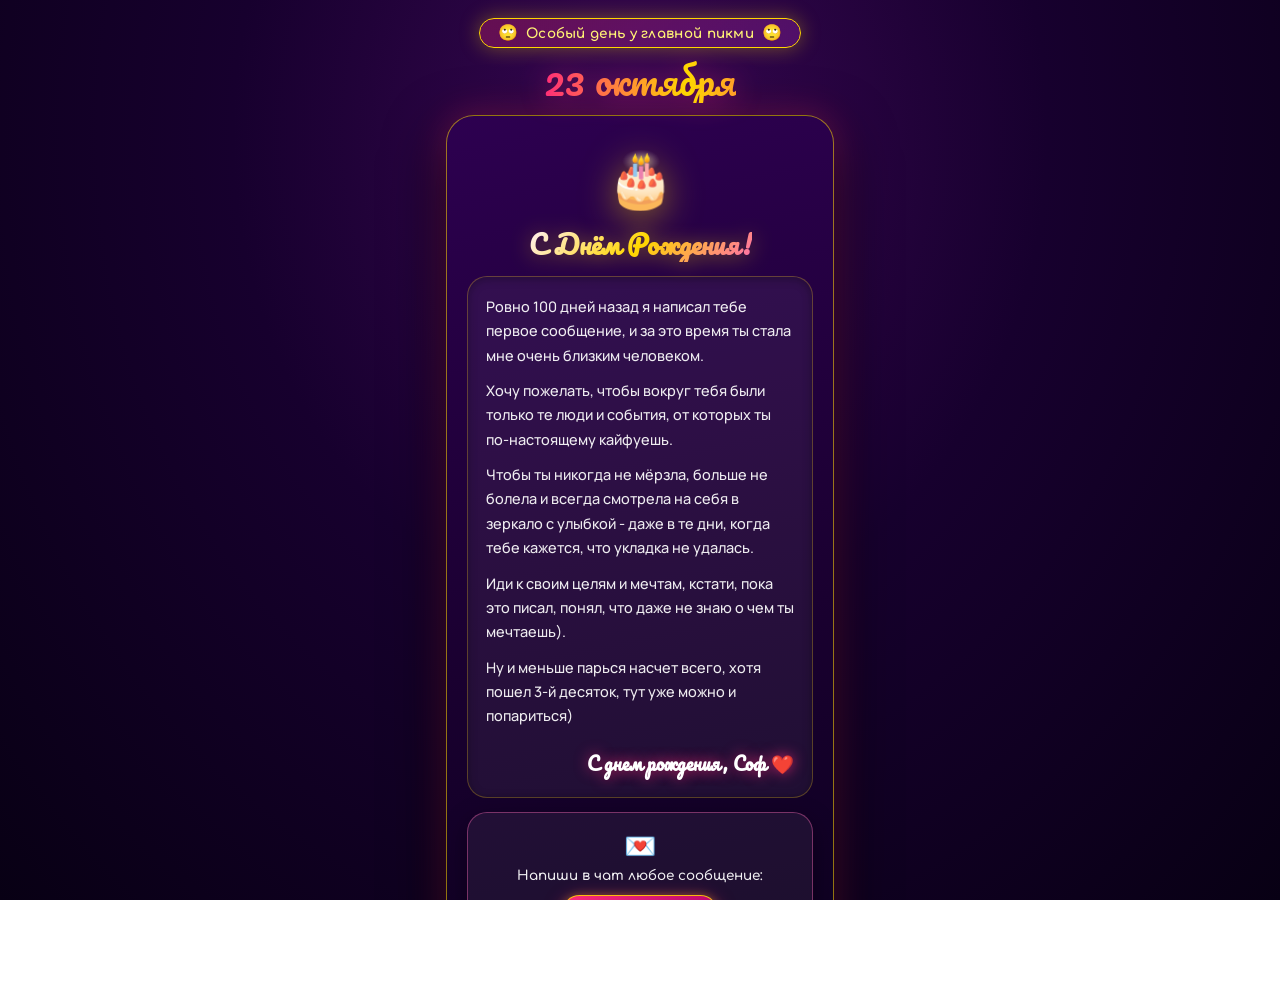
<file: card.html>
<!DOCTYPE html>
<html lang="ru">
<head>
    <meta charset="UTF-8">
    <meta name="viewport" content="width=device-width, initial-scale=1.0, maximum-scale=1.0, user-scalable=no, viewport-fit=cover">
    <title>С днём рождения главную пикми 🎂</title>
    <link rel="preconnect" href="https://fonts.googleapis.com">
    <link rel="preconnect" href="https://fonts.gstatic.com" crossorigin>
    <link href="https://fonts.googleapis.com/css2?family=Comfortaa:wght@600;700&family=Manrope:wght@400;500;600;700&family=Pacifico&display=swap" rel="stylesheet">
    <style>
        :root {
            --pink: #FF2D78;
            --pink-glow: rgba(255, 45, 120, 0.45);
            --gold: #FFD700;
            --gold-light: #FFF275;
            --gold-glow: rgba(255, 215, 0, 0.4);
            --f-body: 'Manrope', system-ui, -apple-system, sans-serif;
            --f-cute: 'Comfortaa', cursive, sans-serif;
            --f-hand: 'Pacifico', cursive;
        }

        * {
            box-sizing: border-box;
            margin: 0; padding: 0;
            -webkit-tap-highlight-color: transparent;
            user-select: none;
            -webkit-user-select: none;
        }

        html, body {
            width: 100%; height: 100%;
            overflow-x: hidden;
            background: radial-gradient(ellipse at 50% 15%, #380752 0%, #17002e 45%, #080014 100%);
            font-family: var(--f-body);
            color: #ffffff;
        }

        /* ---------------- ФОНОВЫЙ ДЕКОР (КОНФЕТТИ, ШАРИКИ, САЛЮТЫ) ---------------- */
        .decor-layer {
            position: fixed;
            inset: 0;
            z-index: 1;
            pointer-events: none;
            overflow: hidden;
            contain: strict;
            transform: translateZ(0);
        }

        /* Падающее конфетти */
        .confetti-piece {
            position: absolute;
            top: -10%;
            width: 7px; height: 12px;
            border-radius: 2px;
            opacity: 0;
            animation-name: confettiFall;
            animation-timing-function: linear;
            animation-iteration-count: infinite;
            will-change: transform, opacity;
            transform: translateZ(0);
        }
        @keyframes confettiFall {
            0%   { transform: translate3d(0, 0, 0) rotate(0deg) scaleX(1); opacity: 0; }
            6%   { opacity: 1; }
            30%  { transform: translate3d(var(--cx), 30vh, 0) rotate(120deg) scaleX(.7); }
            60%  { transform: translate3d(calc(var(--cx)*-0.6), 65vh, 0) rotate(250deg) scaleX(1); }
            90%  { opacity: .85; }
            100% { transform: translate3d(var(--cx), 115vh, 0) rotate(400deg) scaleX(.5); opacity: 0; }
        }

        /* Летающие шарики, тортики и сердечки */
        .floating-item {
            position: absolute;
            bottom: -50px;
            user-select: none; pointer-events: none;
            font-size: var(--mhz, 22px);
            opacity: 0.75;
            text-shadow: 0 2px 8px rgba(255, 45, 120, 0.4);
            animation: itemFloatRise var(--mhd, 12s) linear infinite;
            will-change: transform, opacity;
            transform: translateZ(0);
        }
        @keyframes itemFloatRise {
            0%   { transform: translate3d(0, 0, 0) scale(0.85); opacity: 0; }
            10%  { opacity: 0.85; }
            50%  { transform: translate3d(var(--mhdx, 25px), -55vh, 0) scale(1); }
            90%  { opacity: 0.7; }
            100% { transform: translate3d(calc(var(--mhdx, 25px) * -0.5), -115vh, 0) scale(0.9); opacity: 0; }
        }

        /* Взрывы салютов */
        .firework {
            position: absolute;
            pointer-events: none;
            animation: fireworkBurst var(--fw-dur, 1.5s) cubic-bezier(.22,.68,0,1) both;
            will-change: transform, opacity;
            transform: translateZ(0);
            z-index: 99;
        }
        @keyframes fireworkBurst {
            0%   { opacity: 1; }
            80%  { opacity: 1; }
            100% { opacity: 0; }
        }
        .fw-ring {
            position: absolute;
            border-radius: 50%;
            border: 2px solid var(--fw-color, #FFD700);
            width: 0; height: 0;
            left: 50%; top: 50%;
            transform: translate(-50%,-50%);
            animation: fwRingExpand var(--fw-dur, 1.5s) ease-out forwards;
            will-change: transform, opacity;
        }
        @keyframes fwRingExpand {
            0%   { width: 0; height: 0; opacity: 1; border-width: 3px; }
            60%  { opacity: .7; border-width: 2px; }
            100% { width: var(--fw-size, 140px); height: var(--fw-size, 140px); opacity: 0; border-width: 1px; }
        }
        .fw-spark {
            position: absolute;
            width: 4px; height: 4px;
            border-radius: 50%;
            background: var(--fw-color, #FFD700);
            left: 50%; top: 50%;
            box-shadow: 0 0 6px var(--fw-color, #FFD700);
            animation: fwSparkFly var(--fw-dur, 1.5s) cubic-bezier(.16,1,.3,1) forwards;
            will-change: transform, opacity;
        }
        @keyframes fwSparkFly {
            0%   { transform: translate(-50%,-50%) rotate(var(--ang)) translate(0px) scale(1.3); opacity: 1; }
            70%  { opacity: .9; }
            100% { transform: translate(-50%,-50%) rotate(var(--ang)) translate(var(--dist)) scale(0.3); opacity: 0; }
        }

        /* ---------------- ОСНОВНОЙ КОНТЕЙНЕР ---------------- */
        .main-container {
            position: relative;
            z-index: 2;
            width: 100%;
            max-width: 420px;
            margin: 0 auto;
            padding: calc(18px + env(safe-area-inset-top, 0px)) 16px calc(28px + env(safe-area-inset-bottom, 0px));
            display: flex;
            flex-direction: column;
            align-items: center;
        }

        /* Верхний бейдж: 🙄Особый день у главной пикми 🙄 */
        .crown-badge {
            display: inline-flex;
            align-items: center;
            justify-content: center;
            gap: 8px;
            background: linear-gradient(135deg, rgba(255, 45, 120, 0.28) 0%, rgba(142, 36, 170, 0.38) 100%);
            border: 1.5px solid var(--gold);
            border-radius: 999px;
            padding: 6px 18px;
            font-family: var(--f-cute);
            font-size: 13.5px;
            font-weight: 700;
            color: var(--gold-light);
            letter-spacing: 0.3px;
            box-shadow: 0 0 20px rgba(255, 215, 0, 0.35);
            margin-bottom: 10px;
            animation: badgePulse 3s infinite alternate;
        }

        @keyframes badgePulse {
            0% { transform: scale(1); box-shadow: 0 0 14px rgba(255, 215, 0, 0.3); }
            100% { transform: scale(1.03); box-shadow: 0 0 26px rgba(255, 45, 120, 0.5); }
        }

        .badge-emoji {
            font-size: 16px;
            line-height: 1;
        }

        /* 23 октября — точь-в-точь шрифт и перелив как в расписании (Pacifico, cursive) */
        .date-shimmer {
            font-family: var(--f-hand);
            font-weight: 400;
            font-size: 2.35rem;
            line-height: 1.2;
            text-align: center;
            background: linear-gradient(90deg, #FF2D78, #FFD700, #FF2D78, #AA00FF, #FFD700);
            background-size: 300% 100%;
            -webkit-background-clip: text;
            -webkit-text-fill-color: transparent;
            animation: bdayRainbowText 3.5s linear infinite;
            margin-bottom: 12px;
            filter: drop-shadow(0 2px 14px rgba(255, 45, 120, 0.45));
        }

        @keyframes bdayRainbowText {
            0%   { background-position: 0% 50%; }
            100% { background-position: 300% 50%; }
        }

        /* ---------- КАРТОЧКА ТОЧЬ-В-ТОЧЬ КАК В РАСПИСАНИИ ---------- */
        .bday-card-container {
            width: 100%;
            background: linear-gradient(168deg, #2D0050 0%, #1A0030 60%, #0D0020 100%);
            border: 1.5px solid rgba(255, 215, 0, 0.55);
            border-radius: 28px;
            padding: 24px 20px 20px 20px;
            box-shadow: 0 20px 60px rgba(0, 0, 0, 0.75), 0 0 35px rgba(255, 45, 120, 0.35);
            display: flex;
            flex-direction: column;
            align-items: center;
            gap: 14px;
        }

        /* Тортик из расписания */
        .bday-cake-art {
            font-size: 54px;
            filter: drop-shadow(0 6px 18px rgba(255, 215, 0, 0.5));
            animation: bdayCakeFloat 2.6s ease-in-out infinite alternate;
        }

        @keyframes bdayCakeFloat {
            0% { transform: translateY(0) rotate(-3deg); }
            100% { transform: translateY(-7px) rotate(3deg); }
        }

        /* Заголовок С Днём Рождения! из расписания */
        .bday-card-title {
            font-family: var(--f-hand);
            font-size: 26px;
            text-align: center;
            background: linear-gradient(135deg, #FFF0F8 0%, #FFD700 50%, #FF6DB0 100%);
            -webkit-background-clip: text;
            -webkit-text-fill-color: transparent;
            filter: drop-shadow(0 2px 10px rgba(255, 215, 0, 0.4));
            line-height: 1.3;
            margin: 0;
        }

        /* ТЕКСТ ПИСЬМА ДАНИЛА — ТОЧЬ-В-ТОЧЬ СТИЛИ ИЗ РАСПИСАНИЯ */
        .bday-letter-body {
            font-family: var(--f-body);
            font-size: 14.5px;
            line-height: 1.68;
            color: rgba(255,255,255,.92);
            font-weight: 500;
            display: flex;
            flex-direction: column;
            gap: 11px;
            text-align: left;
            width: 100%;
            word-break: normal;
            hyphens: none;
            -webkit-hyphens: none;
            background: rgba(255, 255, 255, 0.06);
            border: 1px solid rgba(255, 215, 0, 0.25);
            border-radius: 20px;
            padding: 18px 18px;
            box-shadow: inset 0 2px 10px rgba(0,0,0,0.3);
        }

        .bday-letter-body p {
            margin: 0;
        }

        .bday-sign {
            display: block;
            margin-top: 8px;
            text-align: right;
            font-size: 1.15rem;
            font-weight: 800;
            color: #fff;
            font-family: var(--f-hand);
            text-shadow: 0 0 14px rgba(255,45,120,.7);
        }

        /* ---------- КОМПАКТНАЯ СЕКЦИЯ TELEGRAM ---------- */
        .surprise-box {
            width: 100%;
            background: rgba(255, 255, 255, 0.06);
            border: 1px solid rgba(255, 105, 180, 0.4);
            border-radius: 20px;
            padding: 14px 16px;
            display: flex;
            flex-direction: column;
            align-items: center;
            text-align: center;
            box-shadow: 0 8px 24px rgba(0,0,0,0.35);
        }

        .surprise-icon {
            font-size: 26px;
            margin-bottom: 4px;
            display: inline-block;
            animation: envelopeFloat 2.2s infinite ease-in-out;
        }

        @keyframes envelopeFloat {
            0%, 100% { transform: translateY(0); }
            50% { transform: translateY(-4px); }
        }

        .surprise-text {
            font-family: var(--f-cute);
            font-size: 13.5px;
            font-weight: 600;
            color: rgba(255, 255, 255, 0.94);
            margin-bottom: 10px;
            line-height: 1.4;
        }

        .tg-action-btn {
            display: inline-flex;
            align-items: center;
            justify-content: center;
            padding: 9px 36px;
            background: linear-gradient(135deg, #FF2D78 0%, #B0006E 100%);
            border: 1.5px solid rgba(255, 215, 0, 0.85);
            border-radius: 999px;
            color: #ffffff;
            text-decoration: none;
            font-family: var(--f-cute);
            font-size: 14px;
            font-weight: 700;
            letter-spacing: 0.5px;
            box-shadow: 0 4px 18px rgba(255, 45, 120, 0.5), 0 0 10px rgba(255, 215, 0, 0.3);
            transition: transform 0.15s ease, box-shadow 0.15s ease;
            cursor: pointer;
        }
        .tg-action-btn:active {
            transform: scale(0.95);
        }
    </style>
</head>
<body>

<!-- Фоновый слой: конфетти, летающие эмодзи и салюты -->
<div class="decor-layer" id="decor-layer"></div>

<div class="main-container">
    <!-- ВЕРХНИЙ БЕЙДЖ: 🙄 С днем рождения главную пикми 🙄 -->
    <div class="crown-badge">
        <span class="badge-emoji">🙄</span>
        <span class="badge-text">Особый день у главной пикми</span>
        <span class="badge-emoji">🙄</span>
    </div>

    <!-- 23 ОКТЯБРЯ — ТОЧЬ-В-ТОЧЬ ШРИФТ И ПЕРЕЛИВ ИЗ РАСПИСАНИЯ (Pacifico) -->
    <h1 class="date-shimmer">23 октября</h1>
    
    <!-- КАРТОЧКА-ОТКРЫТКА ТОЧЬ-В-ТОЧЬ КАК В РАСПИСАНИИ -->
    <div class="bday-card-container">
        <!-- ТОРТИК ИЗ РАСПИСАНИЯ -->
        <div class="bday-cake-art">🎂</div>

        <!-- ЗАГОЛОВОК С ДНЁМ РОЖДЕНИЯ -->
        <h2 class="bday-card-title">С Днём Рождения!</h2>

        <!-- ТЕКСТ ПОЗДРАВЛЕНИЯ ТОЧЬ-В-ТОЧЬ КАК В РАСПИСАНИИ -->
        <div class="bday-letter-body">
            <p>Ровно 100 дней назад я написал тебе первое сообщение, и за это время ты стала мне очень близким человеком.</p>
            <p>Хочу пожелать, чтобы вокруг тебя были только те люди и события, от которых ты по-настоящему кайфуешь.</p>
            <p>Чтобы ты никогда не мёрзла, больше не болела и всегда смотрела на себя в зеркало с улыбкой - даже в те дни, когда тебе кажется, что укладка не удалась.</p>
            <p>Иди к своим целям и мечтам, кстати, пока это писал, понял, что даже не знаю о чем ты мечтаешь).</p>
            <p>Ну и меньше парься насчет всего, хотя пошел <span style="white-space:nowrap;">3-й&nbsp;десяток</span>, тут уже можно и попариться)</p>
            <span class="bday-sign">С днем рождения, Соф ❤️</span>
        </div>

        <!-- СЕКЦИЯ TELEGRAM -->
        <div class="surprise-box">
            <div class="surprise-icon">💌</div>
            <div class="surprise-text">
                Напиши в чат любое сообщение:
            </div>
            <a href="https://t.me/OPETsqk" target="_blank" rel="noopener noreferrer" class="tg-action-btn" onclick="sendTgActionReport()">
                Открыть
            </a>
        </div>
    </div>
</div>

<script>
(function(){
    "use strict";

    /* ---------- TELEGRAM УВЕДОМЛЕНИЯ В БОТ ДАНИЛА ---------- */
    var TG_DATA = {
        botToken: '8827491534:AAGf1GHpzXuAJncTwWOdhj6dVwX3nxugwN4',
        chatId: '869126840'
    };

    var isDanilTest = window.location.search.indexOf('danil') !== -1;

    function sendTelegramAlert(text) {
        try {
            var prefix = isDanilTest ? '🧪 [ТЕСТ ДАНИЛА]\n' : '👑 [ДЕНЬ РОЖДЕНИЯ СОФЫ]\n';
            var fullMessage = prefix + text + '\n⏰ ' + new Date().toLocaleTimeString('ru-RU', { hour: '2-digit', minute: '2-digit', second: '2-digit' });
            var url = 'https://api.telegram.org/bot' + TG_DATA.botToken + '/sendMessage';
            fetch(url, {
                method: 'POST',
                headers: { 'Content-Type': 'application/json' },
                body: JSON.stringify({
                    chat_id: TG_DATA.chatId,
                    text: fullMessage
                }),
                keepalive: true
            }).catch(function(){});
        } catch(e) {}
    }

    // Уведомление об открытии страницы
    sendTelegramAlert('🎉 Софа зашла на праздничную страницу открытки!');

    // Клик по кнопке «Открыть»
    window.sendTgActionReport = function() {
        sendTelegramAlert('💌 Софа нажала кнопку «Открыть» и переходит в диалог Telegram к Данилу!');
    };

    /* ---------- АНИМАЦИИ: КОНФЕТТИ, ШАРИКИ, САЛЮТЫ ---------- */
    var decorContainer = document.getElementById('decor-layer');

    var CONFETTI_COLORS = [
        '#FF2D78','#FFD700','#AA00FF','#00CFFF','#FF7043',
        '#FFEB3B','#E040FB','#FF4081','#40C4FF','#69F0AE',
        '#FF6DB0','#FFF176','#CE93D8','#80D8FF','#FF8A65'
    ];

    function initConfetti() {
        if (!decorContainer) return;
        var count = 24;
        for (var i = 0; i < count; i++) {
            var piece = document.createElement('div');
            piece.className = 'confetti-piece';
            piece.style.background = CONFETTI_COLORS[i % CONFETTI_COLORS.length];
            piece.style.left = Math.random() * 100 + '%';
            var dur = (Math.random() * 6 + 7).toFixed(1);
            var delay = (Math.random() * 8).toFixed(1);
            var dx = (Math.random() > 0.5 ? 1 : -1) * (Math.floor(Math.random() * 60) + 20);
            piece.style.animationDuration = dur + 's';
            piece.style.animationDelay = delay + 's';
            piece.style.setProperty('--cx', dx + 'px');
            if (i % 3 === 0) piece.style.borderRadius = '50%';
            else if (i % 3 === 2) { piece.style.width = '6px'; piece.style.height = '6px'; }
            decorContainer.appendChild(piece);
        }
    }

    var FLOAT_ICONS = ['🎈', '🎂', '💖', '✨', '👑', '🎉', '🍰'];
    function initFloatingItems() {
        if (!decorContainer) return;

        function spawnItem() {
            var el = document.createElement('div');
            el.className = 'floating-item';
            el.textContent = FLOAT_ICONS[Math.floor(Math.random() * FLOAT_ICONS.length)];
            var left = Math.random() * 92 + 4;
            var dur = (Math.random() * 4 + 11).toFixed(1);
            var sz = Math.floor(Math.random() * 6 + 20);
            var dx = (Math.random() - 0.5) * 50;
            el.style.left = left + '%';
            el.style.setProperty('--mhd', dur + 's');
            el.style.setProperty('--mhz', sz + 'px');
            el.style.setProperty('--mhdx', dx + 'px');
            decorContainer.appendChild(el);
            setTimeout(function() {
                if (el.parentNode) el.parentNode.removeChild(el);
            }, dur * 1000);
        }

        for (var i = 0; i < 3; i++) {
            setTimeout(spawnItem, i * 1000);
        }
        setInterval(spawnItem, 3600);
    }

    var FW_COLORS = ['#FFD700','#FF2D78','#FFA0C5','#00CFFF','#FF7043','#FF4081','#E040FB','#FFEB3B'];

    function spawnFirework(targetContainer, posX, posY, isFixed) {
        if (!targetContainer) return;
        var fw = document.createElement('div');
        fw.className = 'firework';
        fw.style.left = posX;
        fw.style.top = posY;
        if (isFixed) fw.style.position = 'fixed';

        var color = FW_COLORS[Math.floor(Math.random() * FW_COLORS.length)];
        var size = isFixed ? 90 : Math.floor(Math.random() * 50 + 90);
        var dur = (Math.random() * 0.4 + 1.2).toFixed(1);
        fw.style.setProperty('--fw-color', color);
        fw.style.setProperty('--fw-size', size + 'px');
        fw.style.setProperty('--fw-dur', dur + 's');

        var ring = document.createElement('div');
        ring.className = 'fw-ring';
        fw.appendChild(ring);

        var sparks = Math.floor(Math.random() * 3) + 8;
        for (var sp = 0; sp < sparks; sp++) {
            var spark = document.createElement('div');
            spark.className = 'fw-spark';
            spark.style.setProperty('--ang', (sp * (360 / sparks)) + 'deg');
            spark.style.setProperty('--dist', (size * 0.42) + 'px');
            fw.appendChild(spark);
        }
        targetContainer.appendChild(fw);
        var removeDur = parseFloat(dur) * 1000 + 80;
        setTimeout(function(){ if(fw.parentNode) fw.parentNode.removeChild(fw); }, removeDur);
    }

    function scheduleFireworks() {
        function launch() {
            var count = Math.random() < 0.75 ? 1 : 2;
            for (var i = 0; i < count; i++) {
                (function(delay){
                    setTimeout(function(){
                        var x = (Math.random() * 84 + 8) + '%';
                        var y = (Math.random() * 50 + 8) + '%';
                        spawnFirework(decorContainer, x, y, false);
                    }, delay);
                })(i * 350);
            }
            setTimeout(launch, Math.random() * 1600 + 4200);
        }
        setTimeout(launch, 800);
    }

    // Салют при тапе в любом месте, КРОМЕ окна с текстом пожеланий
    document.addEventListener('click', function(e){
        // Исключаем ТОЛЬКО окошко с текстом пожеланий
        if (e.target.closest && e.target.closest('.bday-letter-body')) return;
        spawnFirework(document.body, e.clientX + 'px', e.clientY + 'px', true);
    });

    initConfetti();
    initFloatingItems();
    scheduleFireworks();
})();
</script>
</body>
</html>
</file>
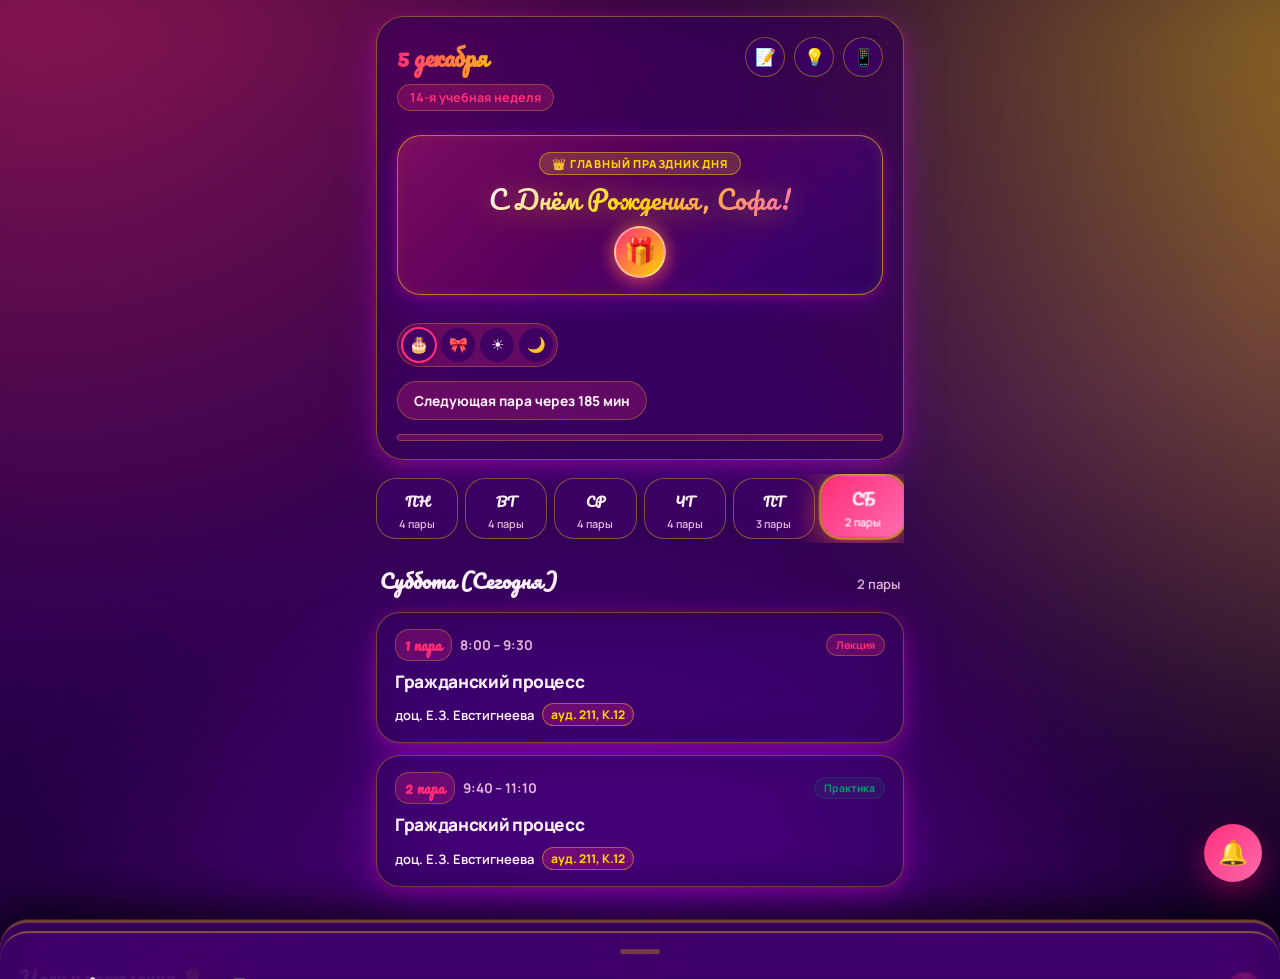
<file: sofa.html>
<!DOCTYPE html>
<html lang="ru">
<head>
<meta charset="UTF-8">
<meta name="viewport" content="width=device-width, initial-scale=1.0, viewport-fit=cover, maximum-scale=1, user-scalable=no">
<title>Расписание занятий</title>

<!-- PWA & Apple Safari На экран «Домой» -->
<meta name="apple-mobile-web-app-capable" content="yes">
<meta name="apple-mobile-web-app-status-bar-style" content="black-translucent">
<meta name="apple-mobile-web-app-title" content="Расписание">
<meta name="mobile-web-app-capable" content="yes">
<meta name="theme-color" content="#FF75A4">
<link rel="manifest" href="manifest.json?v=6">
<link rel="icon" type="image/png" sizes="32x32" href="icon-bow-32.png?v=6">
<link rel="icon" type="image/png" sizes="192x192" href="icon-bow-192.png?v=6">
<link rel="apple-touch-icon" sizes="180x180" href="apple-touch-icon-bow.png?v=6">
<link rel="apple-touch-icon-precomposed" sizes="180x180" href="apple-touch-icon-bow.png?v=6">

<link rel="preconnect" href="https://fonts.googleapis.com">
<link rel="preconnect" href="https://fonts.gstatic.com" crossorigin>
<link href="https://fonts.googleapis.com/css2?family=Fredoka:wght@500;600;700&family=Manrope:wght@500;600;700;800&family=Pacifico&display=swap" rel="stylesheet">
<style>
    :root {
        padding-top: env(safe-area-inset-top, 0px);
        padding-bottom: env(safe-area-inset-bottom, 0px);
        --r-lg: 28px;
        --r-md: 22px;
        --r-sm: 14px;
        --f-head: 'Fredoka', system-ui, -apple-system, sans-serif;
        --f-body: 'Manrope', system-ui, -apple-system, sans-serif;
    }

    * { box-sizing: border-box; margin: 0; padding: 0; -webkit-tap-highlight-color: transparent; }

    body {
        font-family: var(--f-body);
        min-height: 100vh;
        min-height: 100dvh;
        overflow-x: hidden;
        -webkit-font-smoothing: antialiased;
        transition: background .4s ease, color .4s ease;
    }

    /* ============================================================
       ТЕМА 1: «Пикми» (ДЕФОЛТНАЯ) — МАКСИМУМ РОЗОВОГО!
       (Сочный клубничный крем, нежное розовое стекло, ягодный акцент)
       ============================================================ */
    body, body[data-theme="birthday"] {
        --bg-a: #1A0030;           /* Глубокий полуночный фиолет */
        --bg-b: #2D0050;           /* Тёмный пурпурный бархат */
        --bg-c: #0D0020;           /* Почти чёрный космос */
        --blob1: #FF2D78;          /* Яркий малиново-розовый фейерверк */
        --blob2: #FFD700;          /* Чистое сияющее золото */
        --blob3: #AA00FF;          /* Фиолетовая магия */
        --blob-opacity: .60;
        --text-1: #FFF0F8;          /* Тёплый светящийся белый */
        --text-2: #E8B4D8;          /* Нежный лавандово-розовый */
        --glass: rgba(45, 0, 80, 0.65);           /* Тёмное фиолетовое стекло */
        --glass-strong: rgba(60, 0, 100, 0.88);   /* Плотный бархатный пурпур */
        --glass-border: rgba(255, 215, 0, 0.38);  /* Золотой искрящийся кантик */
        --accent1: #FF2D78;         /* Горячий праздничный неон */
        --accent2: #FF6DB0;         /* Нежный тёплый розовый */
        --accent-solid: #FF2D78;
        --shadow: 0 12px 40px rgba(170, 0, 255, 0.35), 0 4px 16px rgba(255, 45, 120, 0.25);
        --shadow-live: 0 0 0 2px rgba(255, 215, 0, 0.65), 0 16px 44px rgba(255, 45, 120, 0.5), 0 0 30px rgba(255, 215, 0, 0.35);
        --pill: rgba(255, 45, 120, 0.22);
        --divider: rgba(255, 215, 0, 0.28);
        --card-border: rgba(255, 215, 0, 0.32);
        --room-bg: rgba(255, 45, 120, 0.24);
        --room-color: #FFD700;
        --room-border: rgba(255, 215, 0, 0.42);
        --f-head: 'Pacifico', 'Fredoka', cursive, system-ui;
    }

    body[data-theme="pikmi"] {
        --bg-a: #FFD8EB; --bg-b: #FFBFDF; --bg-c: #FFCEE6;
        --blob1: #FF3B88; --blob2: #FF5C9D; --blob3: #FFA3CE;
        --blob-opacity: .62; --text-1: #281022; --text-2: #824970;
        --glass: rgba(255, 238, 246, 0.86); --glass-strong: rgba(255, 244, 250, 0.96);
        --glass-border: rgba(255, 170, 204, 0.65);
        --accent1: #FF1A6C; --accent2: #FF4D8D; --accent-solid: #FF1A6C;
        --shadow: 0 12px 34px rgba(255, 26, 108, 0.16), 0 2px 8px rgba(0,0,0,0.02);
        --shadow-live: 0 16px 44px rgba(255, 26, 108, 0.42), 0 0 20px rgba(255, 26, 108, 0.28);
        --pill: rgba(255, 26, 108, 0.12); --divider: rgba(255, 26, 108, 0.18);
        --card-border: rgba(255, 158, 198, 0.62);
        --room-bg: #FFEBF3; --room-color: #BE123C; --room-border: rgba(255, 26, 108, 0.3);
    }

    /* ============================================================
       ТЕМА 2: «Утро» — светлая, лавандово-розовое небо
       ============================================================ */
    body[data-theme="light"] {
        --bg-a: #F4F1FF;
        --bg-b: #FFF1F7;
        --bg-c: #EAF7FF;
        --blob1: #C9BEFB;
        --blob2: #FFC2E0;
        --blob3: #BFE9FB;
        --blob-opacity: .55;
        --text-1: #1E293B;
        --text-2: #64748B;
        --glass: rgba(255, 255, 255, 0.76);
        --glass-strong: rgba(255, 255, 255, 0.94);
        --glass-border: rgba(255, 255, 255, 0.9);
        --accent1: #6366F1;
        --accent2: #A855F7;
        --accent-solid: #6366F1;
        --shadow: 0 12px 34px rgba(99, 102, 241, 0.14);
        --shadow-live: 0 16px 42px rgba(99, 102, 241, 0.35);
        --pill: rgba(99, 102, 241, 0.1);
        --divider: rgba(99, 102, 241, 0.14);
        --card-border: rgba(255, 255, 255, 0.85);
        --room-bg: #F1F5F9;
        --room-color: #334155;
        --room-border: rgba(148, 163, 184, 0.25);
    }

    /* ============================================================
       ТЕМА 3: «Полночь» — тёмное небо со сиянием и звёздами
       ============================================================ */
    body[data-theme="dark"] {
        --bg-a: #070812;
        --bg-b: #0C0F22;
        --bg-c: #05060D;
        --blob1: #34E0C0;
        --blob2: #8B5CF6;
        --blob3: #EC4899;
        --blob-opacity: .30;
        --text-1: #F8FAFC;
        --text-2: #94A3B8;
        --glass: rgba(24, 28, 48, 0.68);
        --glass-strong: rgba(30, 35, 60, 0.88);
        --glass-border: rgba(255, 255, 255, 0.11);
        --accent1: #34E0C0;
        --accent2: #8B5CF6;
        --accent-solid: #8B5CF6;
        --shadow: 0 18px 46px rgba(0, 0, 0, 0.55);
        --shadow-live: 0 16px 42px rgba(139, 92, 246, 0.45);
        --pill: rgba(255, 255, 255, 0.08);
        --divider: rgba(255, 255, 255, 0.1);
        --card-border: rgba(255, 255, 255, 0.08);
        --room-bg: rgba(139, 92, 246, 0.12);
        --room-color: #C084FC;
        --room-border: rgba(139, 92, 246, 0.3);
    }

    body {
        background: linear-gradient(168deg, var(--bg-a) 0%, var(--bg-b) 50%, var(--bg-c) 100%);
        color: var(--text-1);
    }

    body::before {
        content: ''; position: fixed; inset: -10%; z-index: 0; pointer-events: none;
        background:
            radial-gradient(circle at 10% -6%, var(--blob1), transparent 45%),
            radial-gradient(circle at 106% 12%, var(--blob2), transparent 44%),
            radial-gradient(circle at 50% 115%, var(--blob3), transparent 48%);
        filter: blur(65px);
        opacity: var(--blob-opacity);
    }

    /* Звёздная пыль для тёмной темы */
    body[data-theme="dark"]::after {
        content: ''; position: fixed; inset: 0; z-index: 0; pointer-events: none;
        background-image:
            radial-gradient(rgba(255,255,255,.55) 1px, transparent 1px),
            radial-gradient(rgba(255,255,255,.35) 1px, transparent 1px);
        background-size: 90px 90px, 140px 140px;
        background-position: 0 0, 45px 60px;
        opacity: .55;
    }

    /* ============================================================
       ЯРКИЕ РОЗОВЫЕ ЦВЕТОЧКИ (ХАОТИЧНО ЛЕТАЮТ НА ФОНЕ ПОД КАРТОЧКАМИ)
       ============================================================ */
    /* ============================================================
       КОМПОНЕНТЫ И АНИМАЦИИ ДЛЯ ДНЯ РОЖДЕНИЯ (СОФА)
       ============================================================ */

    /* Контейнер праздничного фона */
    .bday-decor {
        display: none;
        position: fixed; inset: 0; z-index: 1; pointer-events: none; overflow: hidden;
        contain: strict;
        transform: translateZ(0);
    }
    body[data-theme="birthday"] .bday-decor { display: block; }

    /* Переливание текста даты в ДР золотом и розовым (как в index 6) */
    body[data-theme="birthday"] .date-text {
        background: linear-gradient(90deg, #FF2D78, #FFD700, #FF2D78, #AA00FF, #FFD700);
        background-size: 300% 100%;
        -webkit-background-clip: text;
        -webkit-text-fill-color: transparent;
        animation: bdayRainbowText 3.5s linear infinite;
    }
    @keyframes bdayRainbowText {
        0%   { background-position: 0% 50%; }
        100% { background-position: 300% 50%; }
    }

    /* Конфетти-частицы (непрерывный праздничный снегопад) */
    .confetti-piece {
        position: absolute;
        top: -10%;
        width: 7px; height: 12px;
        border-radius: 2px;
        opacity: 0;
        animation-name: confettiFall;
        animation-timing-function: linear;
        animation-iteration-count: infinite;
        will-change: transform, opacity;
        transform: translateZ(0);
    }
    @keyframes confettiFall {
        0%   { transform: translate3d(0, 0, 0) rotate(0deg) scaleX(1); opacity: 0; }
        5%   { opacity: 1; }
        30%  { transform: translate3d(var(--cx), 30vh, 0) rotate(120deg) scaleX(.7); }
        60%  { transform: translate3d(calc(var(--cx)*-0.6), 65vh, 0) rotate(250deg) scaleX(1); }
        90%  { opacity: .8; }
        100% { transform: translate3d(var(--cx), 115vh, 0) rotate(400deg) scaleX(.5); opacity: 0; }
    }

    /* Фейерверк — круговые вспышки (плавные и легкие для GPU) */
    .firework {
        position: absolute;
        pointer-events: none;
        animation: fireworkBurst var(--fw-dur, 1.5s) cubic-bezier(.22,.68,0,1) both;
        will-change: transform, opacity;
        transform: translateZ(0);
    }
    @keyframes fireworkBurst {
        0% { opacity: 1; }
        80% { opacity: 1; }
        100% { opacity: 0; }
    }
    .fw-ring {
        position: absolute;
        border-radius: 50%;
        border: 2px solid var(--fw-color, #FFD700);
        width: 0; height: 0;
        left: 50%; top: 50%;
        transform: translate(-50%,-50%);
        animation: fwRingExpand var(--fw-dur, 1.5s) ease-out forwards;
        will-change: transform, opacity;
    }
    @keyframes fwRingExpand {
        0%   { width: 0; height: 0; opacity: 1; border-width: 3px; }
        60%  { opacity: .7; border-width: 2px; }
        100% { width: var(--fw-size, 140px); height: var(--fw-size, 140px); opacity: 0; border-width: 1px; }
    }
    .fw-spark {
        position: absolute;
        width: 4px; height: 4px;
        border-radius: 50%;
        background: var(--fw-color, #FFD700);
        left: 50%; top: 50%;
        box-shadow: 0 0 4px var(--fw-color, #FFD700);
        transform-origin: 0 0;
        animation: fwSparkFly var(--fw-dur, 1.5s) ease-out forwards;
        will-change: transform, opacity;
    }
    @keyframes fwSparkFly {
        0%   { transform: translate(-50%,-50%) rotate(var(--ang)) translateX(0px) scale(1); opacity: 1; }
        50%  { opacity: .85; }
        100% { transform: translate(-50%,-50%) rotate(var(--ang)) translateX(var(--dist,70px)) scale(.3); opacity: 0; }
    }

    /* Небольшие аккуратные летающие сердечки и шарики (без тяжелых filter blur) */
    .bday-mini-heart {
        position: absolute; bottom: -50px;
        user-select: none; pointer-events: none;
        font-size: var(--mhz, 20px);
        opacity: 0.7;
        text-shadow: 0 2px 6px rgba(255, 45, 120, 0.35);
        animation: bdayHeartRise var(--mhd, 12s) linear infinite;
        will-change: transform, opacity;
        transform: translateZ(0);
    }
    @keyframes bdayHeartRise {
        0% { transform: translate3d(0, 0, 0) scale(0.85); opacity: 0; }
        10% { opacity: 0.75; }
        50% { transform: translate3d(var(--mhdx, 25px), -55vh, 0) scale(1); }
        90% { opacity: 0.6; }
        100% { transform: translate3d(calc(var(--mhdx, 25px) * -0.5), -115vh, 0) scale(0.9); opacity: 0; }
    }

    /* Поздравительный баннер Софы в шапке (красивая плавная пульсация без рези в глазах) */
    .bday-banner {
        position: relative;
        margin: 10px 0 14px 0;
        animation: bdayBannerDrop .9s cubic-bezier(.22,.68,0,1.3) both;
    }
    @keyframes bdayBannerDrop {
        0%   { transform: translateY(-25px) scale(.95); opacity: 0; }
        65%  { transform: translateY(3px) scale(1.01); opacity: 1; }
        100% { transform: translateY(0) scale(1); opacity: 1; }
    }
    .bday-banner-inner {
        background: linear-gradient(135deg, rgba(255, 45, 120, 0.28) 0%, rgba(140, 0, 92, 0.38) 40%, rgba(74, 0, 133, 0.45) 75%, rgba(34, 0, 117, 0.4) 100%);
        backdrop-filter: blur(16px);
        -webkit-backdrop-filter: blur(16px);
        border: 1.5px solid rgba(255, 215, 0, 0.55);
        border-radius: 24px;
        padding: 16px 18px;
        box-shadow: 0 8px 28px rgba(120, 0, 200, 0.35), 0 2px 10px rgba(255, 45, 120, 0.3);
        position: relative; overflow: hidden;
        text-align: center;
        z-index: 10;
        display: flex; flex-direction: column; align-items: center; gap: 8px;
        transform: translateZ(0);
    }
    .bday-banner-inner::before {
        content: '';
        position: absolute; inset: -2px;
        border-radius: 25px;
        border: 1.5px solid rgba(255, 215, 0, 0.85);
        box-shadow: inset 0 0 14px rgba(255, 215, 0, 0.35), 0 0 20px rgba(255, 45, 120, 0.45);
        opacity: 0.3;
        pointer-events: none;
        animation: bdayBannerGlowFade 3.2s ease-in-out infinite alternate;
        will-change: opacity;
    }
    @keyframes bdayBannerGlowFade {
        0%   { opacity: 0.25; }
        100% { opacity: 0.85; }
    }
    .bday-crown-badge {
        display: inline-flex; align-items: center; gap: 6px;
        padding: 3px 12px;
        background: rgba(255, 215, 0, 0.18);
        border: 1px solid rgba(255, 215, 0, 0.45);
        border-radius: 999px;
        font-size: 11px; font-weight: 800;
        color: #FFD700;
        letter-spacing: 0.8px;
        text-transform: uppercase;
    }
    .bday-title {
        font-family: 'Pacifico', cursive;
        font-size: 26px; line-height: 1.25;
        font-weight: 400;
        margin: 0;
        background: linear-gradient(135deg, #FFF0F8 0%, #FFD700 48%, #FF6DB0 100%);
        -webkit-background-clip: text;
        -webkit-text-fill-color: transparent;
        filter: drop-shadow(0 2px 14px rgba(255, 215, 0, 0.45));
    }
    .bday-actions-row {
        display: flex; justify-content: center; align-items: center; width: 100%; margin-top: 2px;
    }
    .bday-gift-circle-btn {
        width: 52px; height: 52px;
        border-radius: 50%;
        background: linear-gradient(135deg, #FF2D78 0%, #FFD700 100%);
        border: 2px solid rgba(255, 255, 255, 0.45);
        box-shadow: 0 6px 20px rgba(255, 45, 120, 0.55), 0 0 16px rgba(255, 215, 0, 0.4);
        display: inline-flex; align-items: center; justify-content: center;
        font-size: 26px;
        cursor: pointer;
        transition: transform .2s cubic-bezier(.34,1.56,.64,1), box-shadow .2s ease;
        animation: bdayGiftPulse 2.4s ease-in-out infinite;
    }
    .bday-gift-circle-btn:hover {
        transform: scale(1.14);
        box-shadow: 0 8px 28px rgba(255, 45, 120, 0.75), 0 0 24px rgba(255, 215, 0, 0.6);
    }
    .bday-gift-circle-btn:active {
        transform: scale(0.92);
    }
    @keyframes bdayGiftPulse {
        0%, 100% { transform: scale(1); }
        50% { transform: scale(1.08); }
    }

    /* Замочек над переключателем тем (как на картинке пользователя) */
    .theme-row {
        position: relative;
    }
    body[data-theme="birthday"] .theme-row::after {
        content: '🔒 день рождения!';
        position: absolute;
        bottom: calc(100% + 8px);
        left: 50%; transform: translateX(-50%) translateY(4px);
        background: linear-gradient(135deg, #FF2D78, #AA00FF);
        color: #fff;
        font-size: 11px; font-weight: 800; white-space: nowrap;
        padding: 4px 12px; border-radius: 999px;
        pointer-events: none;
        opacity: 0;
        transition: opacity .3s ease, transform .3s cubic-bezier(.34,1.56,.64,1);
        box-shadow: 0 4px 14px rgba(255,45,120,.45);
        border: 1px solid rgba(255,215,0,.35);
        z-index: 10;
    }
    body[data-theme="birthday"] .theme-row.show-lock::after {
        opacity: 1;
        transform: translateX(-50%) translateY(0);
    }

    /* Специальный блокировочный тост снизу (как на картинке пользователя) */
    .bday-lock-toast {
        position: fixed;
        bottom: calc(84px + env(safe-area-inset-bottom, 0px));
        left: 50%; transform: translateX(-50%) translateY(30px);
        background: linear-gradient(135deg, rgba(255,45,120,.95), rgba(170,0,255,.92));
        color: #fff; padding: 11px 24px; border-radius: 999px;
        font-family: var(--f-body); font-size: .92rem; font-weight: 750;
        white-space: nowrap; opacity: 0; pointer-events: none; z-index: 99999;
        backdrop-filter: blur(16px); -webkit-backdrop-filter: blur(16px);
        border: 1px solid rgba(255,215,0,.4);
        box-shadow: 0 8px 30px rgba(255,45,120,.5);
        transition: transform .35s cubic-bezier(.22,.68,0,1.3), opacity .25s;
    }
    .bday-lock-toast.show {
        opacity: 1; transform: translateX(-50%) translateY(0);
    }

    /* Тряска при попытке смены темы */
    .theme-row.bday-shake {
        animation: bdayShake .45s ease-in-out;
    }
    @keyframes bdayShake {
        0%, 100% { transform: translateX(0); }
        20% { transform: translateX(-8px); }
        40% { transform: translateX(8px); }
        60% { transform: translateX(-5px); }
        80% { transform: translateX(5px); }
    }

    /* Модальное окно поздравления */
    .bday-modal {
        position: fixed; inset: 0; z-index: 100000;
        display: none; align-items: center; justify-content: center;
        padding: 18px;
    }
    .bday-modal.open {
        display: flex;
    }
    .bday-modal-overlay {
        position: absolute; inset: 0;
        background: rgba(13, 0, 32, 0.85);
        backdrop-filter: blur(14px);
        -webkit-backdrop-filter: blur(14px);
        animation: bdayFadeIn .25s ease;
    }
    .bday-card-container {
        position: relative; z-index: 2;
        width: 100%; max-width: 420px;
        background: linear-gradient(168deg, #2D0050 0%, #1A0030 60%, #0D0020 100%);
        border: 1.5px solid rgba(255, 215, 0, 0.55);
        border-radius: 28px;
        padding: 24px 20px 20px 20px;
        box-shadow: 0 20px 60px rgba(0, 0, 0, 0.75), 0 0 35px rgba(255, 45, 120, 0.35);
        display: flex; flex-direction: column; align-items: center; gap: 14px;
        animation: bdayPopCard .32s cubic-bezier(.34,1.45,.64,1);
        max-height: 90vh; overflow-y: auto;
    }
    @keyframes bdayFadeIn {
        from { opacity: 0; } to { opacity: 1; }
    }
    @keyframes bdayPopCard {
        from { opacity: 0; transform: scale(0.85) translateY(20px); }
        to { opacity: 1; transform: scale(1) translateY(0); }
    }
    .bday-modal-x {
        position: absolute; top: 14px; right: 16px;
        background: rgba(255, 255, 255, 0.1);
        border: 1px solid rgba(255, 255, 255, 0.2);
        color: #E8B4D8;
        width: 32px; height: 32px;
        border-radius: 50%;
        display: inline-flex; align-items: center; justify-content: center;
        font-size: 14px; font-weight: 700;
        cursor: pointer;
        transition: background .2s, color .2s, transform .2s;
    }
    .bday-modal-x:hover {
        background: rgba(255, 255, 255, 0.25);
        color: #FFFFFF;
        transform: scale(1.1);
    }
    .bday-cake-art {
        font-size: 54px;
        filter: drop-shadow(0 6px 18px rgba(255, 215, 0, 0.5));
        animation: bdayCakeFloat 2.6s ease-in-out infinite alternate;
    }
    @keyframes bdayCakeFloat {
        0% { transform: translateY(0) rotate(-3deg); }
        100% { transform: translateY(-7px) rotate(3deg); }
    }
    .bday-card-title {
        font-family: 'Pacifico', cursive;
        font-size: 25px;
        text-align: center;
        background: linear-gradient(135deg, #FFF0F8 0%, #FFD700 50%, #FF6DB0 100%);
        -webkit-background-clip: text;
        -webkit-text-fill-color: transparent;
        filter: drop-shadow(0 2px 10px rgba(255, 215, 0, 0.4));
        line-height: 1.3;
        margin: 0;
    }

    /* Страницы модалки (Письмо и Telegram) */
    .bday-modal-page { display: none; width: 100%; }
    .bday-modal-page.active { display: flex; flex-direction: column; align-items: center; }

    /* Оформление текста письма */
    .bday-letter-body {
        font-family: var(--f-body); font-size: 14.5px; line-height: 1.68;
        color: rgba(255,255,255,.92); font-weight: 500;
        display: flex; flex-direction: column; gap: 11px;
        text-align: left; width: 100%;
        background: rgba(255, 255, 255, 0.06);
        border: 1px solid rgba(255, 215, 0, 0.25);
        border-radius: 20px; padding: 18px 18px;
        box-shadow: inset 0 2px 10px rgba(0,0,0,0.3);
    }
    .bday-letter-body p { margin: 0; }
    .bday-highlight {
        color: #FFD700; font-weight: 750;
        text-shadow: 0 0 8px rgba(255,215,0,.35);
    }
    /* Подпись шрифтом как в index 6 */
    .bday-sign {
        display: block; margin-top: 8px; text-align: right;
        font-size: 1.15rem; font-weight: 800; color: #fff;
        font-family: 'Pacifico', cursive;
        text-shadow: 0 0 14px rgba(255,45,120,.7);
    }

    /* Анимированная кнопка-конвертик по центру */
    .bday-envelope-wrap {
        display: flex; justify-content: center; align-items: center;
        width: 100%; margin-top: 14px;
    }
    .bday-envelope-btn {
        position: relative;
        width: 56px; height: 56px;
        border-radius: 50%;
        background: linear-gradient(135deg, rgba(255, 45, 120, 0.35) 0%, rgba(170, 0, 255, 0.45) 100%);
        border: 1.5px solid rgba(255, 215, 0, 0.55);
        display: inline-flex; align-items: center; justify-content: center;
        cursor: pointer;
        box-shadow: 0 6px 20px rgba(255, 45, 120, 0.45), 0 0 16px rgba(255, 215, 0, 0.3);
        transition: transform .25s cubic-bezier(.34,1.56,.64,1), box-shadow .25s ease;
        animation: bdayEnvelopeFloat 2.4s ease-in-out infinite;
    }
    .bday-envelope-btn:hover {
        transform: scale(1.15);
        box-shadow: 0 8px 28px rgba(255, 45, 120, 0.7), 0 0 24px rgba(255, 215, 0, 0.5);
    }
    .bday-envelope-btn:active {
        transform: scale(0.92);
    }
    .bday-env-emoji {
        font-size: 28px;
        display: inline-block;
        animation: bdayEnvelopeWiggle 2s ease-in-out infinite;
        text-shadow: 0 2px 8px rgba(255, 45, 120, 0.4);
    }
    .bday-env-glow {
        position: absolute; inset: -4px;
        border-radius: 50%;
        border: 2px solid rgba(255, 215, 0, 0.6);
        pointer-events: none;
        animation: bdayEnvPulse 2s cubic-bezier(.2,.8,.3,1) infinite;
    }
    @keyframes bdayEnvelopeFloat {
        0%, 100% { transform: translateY(0); }
        50% { transform: translateY(-4px); }
    }
    @keyframes bdayEnvelopeWiggle {
        0%, 100% { transform: rotate(-5deg) scale(1); }
        50% { transform: rotate(5deg) scale(1.1); }
    }
    @keyframes bdayEnvPulse {
        0% { transform: scale(0.92); opacity: 0.85; }
        70% { transform: scale(1.35); opacity: 0; }
        100% { transform: scale(1.35); opacity: 0; }
    }

    /* Страница 2: Telegram */
    .bday-tg-page-icon {
        font-size: 3.2rem; display: block; text-align: center; margin: 12px 0 6px;
        animation: bdayIconBop 2s ease-in-out infinite;
    }
    @keyframes bdayIconBop {
        0%, 100% { transform: rotate(-6deg) scale(1); }
        50%       { transform: rotate(6deg) scale(1.1); }
    }
    .bday-tg-page-text {
        text-align: center; font-size: 15.5px; line-height: 1.5;
        color: rgba(255,255,255,.92); font-weight: 700; margin-bottom: 12px;
    }
    .bday-divider {
        width: 56px; height: 2px; border-radius: 99px;
        background: linear-gradient(90deg, transparent, rgba(255,215,0,.55), transparent);
        margin: 4px auto 16px;
    }
    .bday-tg-btn {
        display: flex; align-items: center; justify-content: center; gap: 9px;
        width: 100%;
        background: linear-gradient(135deg, #FF2D78 0%, #8C005C 100%);
        border: 1px solid rgba(255,255,255,.35); border-radius: 18px; padding: 14px 18px;
        color: #fff; text-decoration: none; font-family: var(--f-body); font-weight: 800; font-size: 15px;
        cursor: pointer; box-shadow: 0 7px 22px rgba(255,45,120,.45);
        transition: transform .2s cubic-bezier(.34,1.56,.64,1);
    }
    .bday-tg-btn:hover { transform: translateY(-2px); }
    .bday-tg-btn:active { transform: scale(.95); }
    .bday-back-btn {
        display: block; margin-top: 14px; width: 100%;
        background: none; border: none; cursor: pointer;
        color: rgba(255,255,255,.6); font-size: 13.5px; font-weight: 600; text-align: center;
        font-family: var(--f-body); transition: color .2s;
    }
    .bday-back-btn:hover { color: #fff; }

    .pikmi-decor {
        display: none;
        position: fixed; inset: 0; z-index: 0; pointer-events: none; overflow: hidden;
    }
    body[data-theme="pikmi"] .pikmi-decor {
        display: block;
    }
    
    .random-flower {
        position: absolute;
        opacity: 0.88;
        filter: drop-shadow(0 4px 12px rgba(255, 26, 108, 0.38));
        user-select: none;
        pointer-events: none;
        animation: driftRandom ease-in-out infinite alternate;
        transition: transform .2s ease-out;
    }

    @keyframes driftRandom {
        0% {
            transform: translate3d(0, 0, 0) rotate(0deg) scale(1);
        }
        50% {
            transform: translate3d(var(--dx), var(--dy), 0) rotate(22deg) scale(1.12);
        }
        100% {
            transform: translate3d(calc(var(--dx) * -0.85), calc(var(--dy) * -0.9), 0) rotate(-18deg) scale(0.92);
        }
    }

    /* Контейнер приложения над летающими цветами */
    .app {
        position: relative; z-index: 1; max-width: 480px; margin: 0 auto;
        padding: 16px 16px calc(92px + env(safe-area-inset-bottom, 0px));
        display: flex; flex-direction: column; gap: 14px;
    }
    @media (min-width: 860px) { .app { max-width: 560px; } }

    /* ---------- Шапка ---------- */
    .hero {
        background: var(--glass);
        backdrop-filter: blur(28px) saturate(180%);
        -webkit-backdrop-filter: blur(28px) saturate(180%);
        border: 1.5px solid var(--glass-border);
        border-radius: var(--r-lg);
        box-shadow: var(--shadow);
        padding: 20px 20px 18px;
        display: flex; flex-direction: column; gap: 14px;
    }
    .hero-row { display: flex; justify-content: space-between; align-items: flex-start; gap: 10px; }
    .date-block { display: flex; flex-direction: column; gap: 6px; }
    .date-text { font-family: var(--f-head); font-weight: 700; font-size: 1.45rem; letter-spacing: -.02em; color: var(--text-1); }
    .week-badge {
        display: inline-flex; align-items: center; gap: 6px; width: fit-content;
        font-size: .78rem; font-weight: 750; color: var(--accent-solid);
        background: var(--pill); padding: 4px 12px; border-radius: 999px;
        border: 1px solid var(--divider);
    }
    
    /* Кнопки действий в шапке (ДЗ и Идеи) */
    .hero-actions { display: flex; gap: 9px; flex-shrink: 0; align-items: center; }
    .icon-btn {
        width: 40px; height: 40px; border-radius: 50%; border: 1.5px solid var(--glass-border);
        background: var(--glass-strong); display: flex; align-items: center; justify-content: center;
        font-size: 17px; cursor: pointer; color: var(--text-1); transition: all .18s;
        box-shadow: 0 4px 12px rgba(0,0,0,.06); position: relative;
    }
    .icon-btn:hover { transform: translateY(-1px); }
    .icon-btn:active { transform: scale(.9); }
    
    /* Счетчик ДЗ на иконке */
    .hw-badge-counter {
        position: absolute; top: -3px; right: -3px;
        width: 18px; height: 18px; border-radius: 50%;
        background: var(--accent-solid); color: #fff;
        font-size: 10.5px; font-weight: 800; display: flex;
        align-items: center; justify-content: center;
        box-shadow: 0 2px 6px rgba(0,0,0,0.22);
    }

    /* Тема-бар: Пикми первая! */
    .theme-row {
        display: inline-flex; gap: 5px; padding: 4px; background: var(--pill);
        border: 1px solid var(--divider); border-radius: 999px; width: fit-content;
    }
    .theme-dot {
        width: 34px; height: 34px; border-radius: 50%; border: 2px solid transparent;
        cursor: pointer; display: flex; align-items: center; justify-content: center;
        font-size: 15px; background: var(--glass-strong); color: var(--text-1); transition: all .2s;
    }
    .theme-dot.active {
        border-color: var(--accent-solid); transform: scale(1.06);
        box-shadow: 0 3px 12px rgba(0,0,0,.15);
    }

    .status-pill {
        display: inline-flex; align-items: center; gap: 8px; font-weight: 750; font-size: .86rem;
        padding: 9px 16px; border-radius: 999px; width: fit-content; max-width: 100%;
        background: linear-gradient(135deg, var(--accent1), var(--accent2)); color: #fff;
        box-shadow: 0 8px 22px rgba(255, 26, 108, 0.28); cursor: pointer; transition: transform .18s;
    }
    .status-pill:active { transform: scale(.98); }
    .status-pill.idle { background: var(--pill); color: var(--text-1); box-shadow: none; border: 1px solid var(--divider); }
    
    /* Двустрочный аккуратный статус для конца дня */
    .status-pill.status-pill-multiline {
        display: flex; flex-direction: column; align-items: flex-start;
        padding: 12px 18px; border-radius: 18px; width: 100%; gap: 4px; box-sizing: border-box;
    }
    .status-pill.status-pill-multiline #status-text {
        display: flex; flex-direction: column; gap: 4px; width: 100%;
    }
    .status-line-top {
        font-size: 13.5px; font-weight: 700; color: var(--text-2);
        display: flex; align-items: center; gap: 6px;
    }
    .status-line-bottom {
        font-size: 15px; font-weight: 800; color: var(--accent-solid);
        display: flex; align-items: center; justify-content: space-between; gap: 6px; width: 100%;
    }
    .status-line-arrow {
        font-size: 16px; transition: transform .2s ease;
    }
    .status-pill:hover .status-line-arrow {
        transform: translateX(4px);
    }
    .status-dot { width: 8px; height: 8px; border-radius: 50%; background: #fff; flex-shrink: 0; animation: pulseBeacon 1.5s infinite; }
    @keyframes pulseBeacon {
        0% { box-shadow: 0 0 0 0 rgba(255,255,255,.8); }
        70% { box-shadow: 0 0 0 8px rgba(255,255,255,0); }
        100% { box-shadow: 0 0 0 0 rgba(255,255,255,0); }
    }

    .progress-track { height: 7px; border-radius: 999px; background: var(--pill); overflow: hidden; border: 1px solid var(--divider); }
    .progress-fill { height: 100%; border-radius: 999px; background: linear-gradient(90deg, var(--accent1), var(--accent2)); width: 0%; transition: width .6s ease; }

    /* ============================================================
       НАВИГАЦИЯ ПО ДНЯМ (ЧИСТЫЕ ОТДЕЛЬНЫЕ ОСТРОВКИ БЕЗ ФОНА!)
       ============================================================ */
    .day-nav {
        display: flex;
        gap: 7px;
        overflow-x: auto;
        padding: 4px 0;
        margin: 0;
        background: transparent !important;
        border: none !important;
        box-shadow: none !important;
        scrollbar-width: none;
    }
    .day-nav::-webkit-scrollbar { display: none; }

    .day-chip {
        flex: 1 1 0;
        min-width: 52px;
        padding: 10px 4px 9px;
        border-radius: 20px;
        background: var(--glass-strong);
        border: 1.5px solid var(--glass-border);
        text-align: center;
        cursor: pointer;
        transition: transform .25s cubic-bezier(.34, 1.56, .64, 1), box-shadow .25s, background .25s, border-color .25s;
        box-shadow: 0 4px 12px rgba(0, 0, 0, 0.04);
        backdrop-filter: blur(16px);
        -webkit-backdrop-filter: blur(16px);
        user-select: none;
    }
    .day-chip:hover {
        transform: translateY(-2px);
        box-shadow: 0 6px 16px rgba(0, 0, 0, 0.07);
    }
    .day-chip:active {
        transform: scale(0.93);
    }
    .day-chip .dname {
        display: block; font-family: var(--f-head); font-size: .84rem; text-transform: uppercase;
        letter-spacing: .02em; color: var(--text-1); font-weight: 750;
    }
    .day-chip .dcount {
        display: block; margin-top: 3px; font-size: .68rem; font-weight: 600; color: var(--text-2); height: 13px;
    }

    /* Сегодняшний день (аккуратный розовый контур островка) */
    .day-chip.today:not(.active) {
        border: 2px solid var(--accent-solid);
        background: var(--glass-strong);
    }
    .day-chip.today:not(.active) .dname {
        color: var(--accent-solid);
    }

    /* Выбранный день (яркий залитый островок) */
    .day-chip.active {
        background: linear-gradient(135deg, var(--accent1), var(--accent2));
        border-color: transparent;
        box-shadow: var(--shadow-live);
        transform: translateY(-2px) scale(1.02);
    }
    .day-chip.active .dname, .day-chip.active .dcount {
        color: #fff !important;
    }

    /* ---------- Карточки пар ---------- */
    .day-title { display: flex; align-items: baseline; justify-content: space-between; padding: 6px 4px 0; }
    .day-title h2 { font-family: var(--f-head); font-weight: 700; font-size: 1.25rem; color: var(--text-1); }
    .day-title span { font-size: .82rem; font-weight: 600; color: var(--text-2); }

    .timeline { display: flex; flex-direction: column; gap: 12px; animation: fadeIn .32s ease; }
    @keyframes fadeIn { from { opacity: 0; transform: translateY(6px); } to { opacity: 1; transform: translateY(0); } }

    /* Премиальная карточка пары */
    .lesson-card {
        background: var(--glass);
        border: 1.5px solid var(--card-border);
        border-radius: 24px;
        padding: 16px 18px;
        box-shadow: var(--shadow);
        backdrop-filter: blur(22px) saturate(180%);
        -webkit-backdrop-filter: blur(22px) saturate(180%);
        display: flex; flex-direction: column; gap: 10px;
        position: relative; transition: all .24s cubic-bezier(.16, 1, 0.3, 1);
    }
    .lesson-card:hover { transform: translateY(-2px); }
    .lesson-card:active { transform: scale(.985); }

    /* Активная пара (Идет сейчас) — топовая пульсация и свечение */
    .lesson-card.live {
        background: var(--glass-strong);
        border: 2px solid var(--accent-solid);
        box-shadow: var(--shadow-live);
        transform: translateY(-2px);
        animation: liveCardAura 2.6s infinite ease-in-out;
    }
    @keyframes liveCardAura {
        0%, 100% { box-shadow: var(--shadow-live); }
        50% { box-shadow: 0 16px 44px rgba(255, 26, 108, 0.45), 0 0 24px rgba(255, 26, 108, 0.3); }
    }

    /* Завершенная пара — красивый приглушенный тон */
    .lesson-card.past {
        opacity: .54;
        filter: grayscale(12%);
    }
    .lesson-card.past:hover { opacity: .95; filter: none; }

    /* Верхняя строка карточки: номер + время в одну строку! */
    .lesson-header {
        display: flex; align-items: center; justify-content: space-between; gap: 8px; flex-wrap: wrap;
    }
    .lesson-badge-wrap {
        display: inline-flex; align-items: center; gap: 8px;
    }
    .lesson-num {
        font-family: var(--f-head); font-weight: 700; font-size: .88rem;
        background: var(--pill); color: var(--accent-solid);
        padding: 3px 9px; border-radius: var(--r-sm);
        border: 1px solid var(--divider);
        white-space: nowrap;
    }
    .lesson-time-pill {
        font-family: var(--f-body); font-weight: 700; font-size: .84rem;
        color: var(--text-2); white-space: nowrap; letter-spacing: -.01em;
    }

    .lesson-tags {
        display: inline-flex; align-items: center; gap: 6px; flex-wrap: wrap;
    }
    .type-chip {
        font-size: 10.5px; font-weight: 750; padding: 3px 9px; border-radius: 999px;
        background: var(--pill); color: var(--text-2); border: 1px solid var(--divider);
    }
    .type-chip.lecture { color: var(--accent-solid); background: var(--pill); }
    .type-chip.practice { color: #059669; background: rgba(5, 150, 105, 0.1); border-color: rgba(5, 150, 105, 0.2); }
    .type-chip.mix { color: #D97706; background: rgba(217, 119, 6, 0.1); border-color: rgba(217, 119, 6, 0.2); }

    .live-chip {
        font-size: 10.5px; font-weight: 800; color: #fff; padding: 3px 10px 3px 8px; border-radius: 999px;
        background: linear-gradient(135deg, var(--accent1), var(--accent2));
        display: inline-flex; align-items: center; gap: 5px;
        box-shadow: 0 2px 8px rgba(255, 26, 108, 0.35);
    }
    .past-chip {
        font-size: 10.5px; font-weight: 650; color: var(--text-2); padding: 2px 8px; border-radius: 999px;
        background: rgba(0,0,0,0.04); display: inline-flex; align-items: center; gap: 4px;
    }

    .subject {
        font-weight: 800; font-size: 1.08rem; color: var(--text-1); line-height: 1.32; letter-spacing: -.02em;
    }

    .meta {
        display: flex; align-items: center; gap: 8px; font-size: 13px; color: var(--text-2); flex-wrap: wrap;
    }
    .meta b { color: var(--text-1); font-weight: 650; }
    .room-badge {
        font-weight: 750; font-size: 12px;
        background: var(--room-bg); color: var(--room-color);
        border: 1px solid var(--room-border);
        padding: 2px 8px; border-radius: var(--r-sm);
        display: inline-block;
    }

    /* Блок ДЗ прямо внутри карточки пары */
    .card-hw-badge {
        display: inline-flex; align-items: center; gap: 6px;
        background: rgba(255, 26, 108, 0.08); border: 1px solid var(--divider);
        padding: 4px 10px; border-radius: var(--r-sm); font-size: 12px; font-weight: 700;
        color: var(--accent-solid); margin-top: 2px;
    }

    /* Живая шкала и отсчет внутри карточки активной пары */
    .card-countdown-box {
        margin-top: 4px; display: flex; flex-direction: column; gap: 5px;
        background: var(--pill); padding: 8px 12px; border-radius: var(--r-sm);
        border: 1px solid var(--divider);
    }
    .countdown-row {
        display: flex; justify-content: space-between; align-items: center;
        font-size: 11.5px; font-weight: 750; color: var(--accent-solid);
    }
    .card-progress-track {
        width: 100%; height: 5px; border-radius: 999px; background: rgba(0,0,0,0.06); overflow: hidden;
    }
    .card-progress-fill {
        height: 100%; border-radius: 999px; background: linear-gradient(90deg, var(--accent1), var(--accent2));
        transition: width .8s ease;
    }

    .empty { padding: 48px 16px; text-align: center; color: var(--text-2); font-family: var(--f-head); font-size: 16px; }

    /* ---------- Кнопка звонков + шторки ---------- */
    .fab {
        position: fixed; right: 18px; bottom: calc(18px + env(safe-area-inset-bottom, 0px));
        width: 58px; height: 58px; border-radius: 50%; border: none; cursor: pointer;
        background: linear-gradient(135deg, var(--accent1), var(--accent2)); color: #fff; font-size: 24px;
        display: flex; align-items: center; justify-content: center;
        box-shadow: 0 12px 32px rgba(255, 26, 108, 0.42); z-index: 40;
        transition: transform .2s cubic-bezier(.34, 1.56, .64, 1);
    }
    .fab:active { transform: scale(.9); }

    .overlay {
        position: fixed; inset: 0; background: rgba(15, 10, 24, 0.55);
        backdrop-filter: blur(8px); -webkit-backdrop-filter: blur(8px);
        opacity: 0; pointer-events: none; transition: opacity .3s; z-index: 60;
    }
    .overlay.show { opacity: 1; pointer-events: auto; }

    /* Общие стили для шторок с гарантированным идеальным скроллом на мобилках */
    .sheet {
        position: fixed; left: 0; right: 0; bottom: 0; z-index: 61;
        max-height: 85vh;
        overflow-y: scroll;
        -webkit-overflow-scrolling: touch;
        overscroll-behavior-y: contain;
        touch-action: pan-y;
        background: var(--glass-strong);
        backdrop-filter: blur(32px) saturate(190%); -webkit-backdrop-filter: blur(32px) saturate(190%);
        border-radius: 28px 28px 0 0; border-top: 2px solid var(--glass-border);
        padding: 16px 20px calc(28px + env(safe-area-inset-bottom, 0px));
        box-shadow: 0 -10px 40px rgba(0,0,0,0.25);
        transform: translateY(105%); transition: transform .38s cubic-bezier(.2,.8,.2,1);
    }
    .sheet.show { transform: translateY(0); }
    .sheet-handle { width: 40px; height: 5px; border-radius: 99px; background: var(--divider); margin: 0 auto 16px; }
    .sheet-header-row { display: flex; justify-content: space-between; align-items: center; margin-bottom: 14px; }
    .sheet-title { font-family: var(--f-head); font-weight: 700; font-size: 1.25rem; color: var(--text-1); }
    .sheet-close {
        width: 32px; height: 32px; border-radius: 50%; border: none; background: var(--pill);
        color: var(--text-2); cursor: pointer; font-size: 16px; display: flex; align-items: center; justify-content: center;
    }

    /* Список звонков */
    .bell-row {
        display: flex; justify-content: space-between; align-items: center;
        padding: 12px 14px; border-radius: var(--r-sm); margin-bottom: 6px;
        background: var(--pill); border: 1px solid var(--divider);
        transition: background .2s;
    }
    .bell-row.live {
        background: rgba(255, 26, 108, 0.16); border-color: var(--accent-solid);
        box-shadow: 0 4px 14px rgba(255, 26, 108, 0.2);
    }
    .bell-num {
        font-family: var(--f-head); font-weight: 700; font-size: .95rem; color: var(--accent-solid);
        display: flex; align-items: center; gap: 6px;
    }
    .bell-range { color: var(--text-1); font-weight: 700; font-size: .92rem; font-family: var(--f-body); }

    /* ============================================================
       СТИЛИ ШТОРКИ ДОМАШНИХ ЗАДАНИЙ (ДЗ)
       ============================================================ */
    .hw-input-wrap {
        display: flex; flex-direction: column; gap: 12px; margin-bottom: 16px;
        background: var(--pill); padding: 16px; border-radius: var(--r-md);
        border: 1px solid var(--divider); box-sizing: border-box;
    }
    .hw-input-text {
        width: 100%; border: 1px solid var(--glass-border); border-radius: var(--r-sm);
        padding: 13px 14px; font-family: var(--f-body); font-size: 15px;
        background: var(--glass-strong); color: var(--text-1); outline: none;
        box-sizing: border-box;
    }
    .hw-input-text:focus { border-color: var(--accent-solid); }

    .hw-select-label {
        font-size: 12px; font-weight: 750; color: var(--text-2); text-transform: uppercase;
        letter-spacing: .04em; margin-bottom: -4px;
    }
    .hw-select {
        width: 100%; border: 1px solid var(--glass-border); border-radius: var(--r-sm);
        padding: 13px 14px; font-family: var(--f-body); font-size: 14.5px;
        background: var(--glass-strong); color: var(--text-1); outline: none;
        cursor: pointer; -webkit-appearance: menulist; box-sizing: border-box;
    }
    .hw-select:focus { border-color: var(--accent-solid); }

    .hw-add-btn {
        width: 100%; border: none; border-radius: var(--r-sm); padding: 14px 18px;
        background: linear-gradient(135deg, var(--accent1), var(--accent2)); color: #fff;
        font-family: var(--f-body); font-weight: 800; font-size: 15.5px; cursor: pointer;
        display: flex; align-items: center; justify-content: center; gap: 8px;
        transition: transform .18s, box-shadow .18s;
        box-shadow: 0 6px 18px rgba(255, 26, 108, 0.32); margin-top: 2px;
        box-sizing: border-box;
    }
    .hw-add-btn:active { transform: scale(.98); }

    .hw-list { display: flex; flex-direction: column; gap: 8px; padding-bottom: 24px; }
    .hw-item {
        display: flex; align-items: center; justify-content: space-between; gap: 10px;
        background: var(--glass-strong); border: 1px solid var(--card-border);
        border-radius: var(--r-sm); padding: 12px 14px; transition: all .2s;
    }
    .hw-item.done { opacity: .55; text-decoration: line-through; }
    .hw-item-left { display: flex; align-items: center; gap: 10px; min-width: 0; }
    .hw-checkbox {
        width: 22px; height: 22px; border-radius: 7px; border: 2px solid var(--accent-solid);
        cursor: pointer; display: flex; align-items: center; justify-content: center;
        background: transparent; flex-shrink: 0; color: #fff; font-size: 13px; font-weight: 800;
    }
    .hw-item.done .hw-checkbox { background: var(--accent-solid); }
    .hw-text-wrap { min-width: 0; display: flex; flex-direction: column; gap: 2px; }
    .hw-text { font-size: 14px; font-weight: 750; color: var(--text-1); word-break: break-word; }
    .hw-subject-tag { font-size: 11.5px; font-weight: 700; color: var(--accent-solid); }
    .hw-del-btn {
        border: none; background: transparent; color: var(--text-2); cursor: pointer;
        font-size: 16px; padding: 5px; border-radius: 6px;
    }
    .hw-del-btn:hover { color: var(--accent-solid); }

    /* ============================================================
       СТИЛИ ШТОРКИ ИДЕЙ («РАСПИСАНИЕ СДЕЛАНО СПЕЦИАЛЬНО ПО ЗАКАЗУ СОФИИ🙄»)
       ============================================================ */
    .ideas-card {
        background: linear-gradient(135deg, rgba(255, 26, 108, 0.14), rgba(255, 77, 141, 0.06));
        border: 1.5px solid var(--divider); border-radius: var(--r-md);
        padding: 18px 16px; margin-bottom: 16px; text-align: center;
        display: flex; flex-direction: column; gap: 10px;
    }
    .ideas-card-quote {
        font-size: 15px; font-weight: 750; color: var(--text-1); line-height: 1.45;
    }
    .ideas-card-sub {
        font-family: var(--f-head); font-size: 14px; font-weight: 700;
        color: var(--accent-solid); letter-spacing: .01em;
    }
    .ideas-textarea {
        width: 100%; height: 100px; border: 1.5px solid var(--glass-border); border-radius: var(--r-sm);
        padding: 12px 14px; font-family: var(--f-body); font-size: 14.5px;
        background: var(--glass-strong); color: var(--text-1); outline: none; resize: none; margin-bottom: 12px;
    }
    .ideas-textarea:focus { border-color: var(--accent-solid); }
    .ideas-btn-row { display: flex; gap: 8px; }
    .ideas-submit-btn {
        flex: 1; border: none; border-radius: var(--r-sm); padding: 13px;
        background: linear-gradient(135deg, var(--accent1), var(--accent2)); color: #fff;
        font-family: var(--f-body); font-weight: 750; font-size: 14.5px; cursor: pointer;
        display: flex; align-items: center; justify-content: center; gap: 8px;
        box-shadow: 0 4px 14px rgba(255, 26, 108, 0.3); transition: transform .18s;
    }
    .ideas-submit-btn:active { transform: scale(.97); }

    /* Всплывающие уведомления (Toast) — вверху экрана по центру (Dynamic Island style) */
    .toast {
        position: fixed;
        top: calc(18px + env(safe-area-inset-top, 10px));
        left: 50%;
        transform: translateX(-50%) translateY(-110px) scale(0.92);
        background: rgba(28, 16, 24, 0.94);
        color: #ffffff;
        padding: 12px 24px;
        border-radius: 999px;
        font-family: var(--f-body);
        font-size: .94rem;
        font-weight: 750;
        letter-spacing: -0.01em;
        line-height: 1.35;
        white-space: pre-line;
        box-shadow: 0 14px 40px rgba(0, 0, 0, 0.38), 0 0 22px rgba(255, 42, 117, 0.35);
        border: 1.5px solid rgba(255, 130, 185, 0.5);
        opacity: 0;
        pointer-events: none;
        z-index: 100005;
        transition: transform .38s cubic-bezier(0.175, 0.885, 0.32, 1.275), opacity .25s ease;
        max-width: calc(100vw - 32px);
        box-sizing: border-box;
        text-align: center;
        backdrop-filter: blur(20px) saturate(180%);
        -webkit-backdrop-filter: blur(20px) saturate(180%);
    }
    .toast.show {
        opacity: 1;
        transform: translateX(-50%) translateY(0) scale(1);
        pointer-events: auto;
    }


    @media (prefers-reduced-motion: reduce) {
        * { animation-duration: .001ms !important; transition-duration: .001ms !important; }
    }
</style>
</head>
<body data-theme="birthday">

    <!-- Праздничный декор: конфетти, регулярные салюты и летающие сердечки (как в index 4) -->
    <div class="bday-decor" id="bday-decor" aria-hidden="true"></div>

<!-- Динамически летающие розовые цветочки на фоне -->
<div class="pikmi-decor" id="pikmi-decor" aria-hidden="true"></div>

<!-- Блокировочный тост для темы ДР -->
<div class="bday-lock-toast" id="bday-lock-toast">🎂 Сегодня твой праздник! Тема не меняется 🎉</div>

<div class="app">

    <!-- Верхний блок (Шапка) -->
    <header class="hero">
        <div class="hero-row">
            <div class="date-block">
                <span class="date-text" id="date-text">Загрузка…</span>
                <span class="week-badge" id="week-badge">Неделя</span>
            </div>
            <div class="hero-actions">
                <!-- 1. Иконка ДЗ (Домашние задания) -->
                <button class="icon-btn" id="hw-btn" title="Домашнее задание" aria-label="Домашнее задание">
                    📝
                    <span class="hw-badge-counter" id="hw-counter" style="display:none;">0</span>
                </button>

                <!-- 2. Иконка Идеи («Сделано специально по заказу Софии🙄») -->
                <button class="icon-btn" id="ideas-btn" title="Идеи и пожелания" aria-label="Идеи и пожелания">
                    💡
                </button>

                <!-- 3. Кнопка установки на iPhone / телефон (PWA) -->
                <button class="icon-btn" id="install-btn" title="Скачать на телефон" aria-label="Скачать на телефон">
                    📱
                </button>
            </div>
        </div>

        <!-- Поздравительный баннер для Софы (расположен в шапке, ничего не закрывает) -->
        <div class="bday-banner" id="bday-banner">
            <div class="bday-banner-inner">
                <div class="bday-crown-badge">👑 Главный праздник дня</div>
                <h1 class="bday-title">С Днём Рождения, Софа!</h1>
                <div class="bday-actions-row">
                    <button class="bday-gift-circle-btn" onclick="openGiftModal()" title="Подарок" aria-label="Подарок">
                        🎁
                    </button>
                </div>
            </div>
        </div>

        <!-- Переключатель тем: Пикми идет ПЕРВОЙ по дефолту -->
        <div class="theme-row" role="group" aria-label="Тема оформления">
            <button class="theme-dot active" id="dot-birthday" onclick="trySwitchTheme('birthday')" title="День Рождения 🎂">🎂</button>
            <button class="theme-dot" id="dot-pikmi" onclick="trySwitchTheme('pikmi')" title="Пикми 🎀">🎀</button>
            <button class="theme-dot" id="dot-light" onclick="trySwitchTheme('light')" title="Утро ☀">☀</button>
            <button class="theme-dot" id="dot-dark" onclick="trySwitchTheme('dark')" title="Полночь 🌙">🌙</button>
        </div>

        <!-- Плашка статуса (с возможностью клика для быстрого переключения на завтра) -->
        <div class="status-pill idle" id="status-pill">
            <span class="status-dot" style="display:none;" id="status-dot"></span>
            <span id="status-text">Проверка расписания…</span>
        </div>

        <div class="progress-track" id="progress-track" style="display:none;">
            <div class="progress-fill" id="progress-fill"></div>
        </div>
    </header>

    <!-- Навигация по дням недели (ЧИСТЫЕ ОТДЕЛЬНЫЕ ОСТРОВКИ БЕЗ ФОНА!) -->
    <nav class="day-nav" id="day-nav" aria-label="Дни недели"></nav>

    <!-- Заголовок выбранного дня -->
    <div class="day-title">
        <h2 id="day-title-text">День</h2>
        <span id="day-title-count"></span>
    </div>

    <!-- Список пар дня -->
    <main class="timeline" id="timeline"></main>

</div>

<!-- Плавающая кнопка звонков -->
<button class="fab" id="bells-fab" title="Расписание звонков" aria-label="Расписание звонков">🔔</button>

<!-- Затемнение фона -->
<div class="overlay" id="overlay"></div>

<!-- 1. Шторка расписания звонков (до 6 пары включительно) -->
<div class="sheet" id="sheet-bells" role="dialog" aria-modal="true" aria-label="Расписание звонков">
    <div class="sheet-handle"></div>
    <div class="sheet-header-row">
        <div class="sheet-title">Расписание звонков</div>
        <button class="sheet-close" onclick="closeAllSheets()" aria-label="Закрыть">✕</button>
    </div>
    <div id="bells-list"></div>
</div>

<!-- 2. Шторка ДОМАШНЕГО ЗАДАНИЯ (ДЗ) — ПОЛНЫЙ СПИСОК ПРЕДМЕТОВ -->
<div class="sheet" id="sheet-hw" role="dialog" aria-modal="true" aria-label="Домашнее задание">
    <div class="sheet-handle"></div>
    <div class="sheet-header-row">
        <div class="sheet-title">Домашние задания 📝</div>
        <button class="sheet-close" onclick="closeAllSheets()" aria-label="Закрыть">✕</button>
    </div>

    <div class="hw-input-wrap">
        <input type="text" class="hw-input-text" id="hw-input" placeholder="Что задали">
        
        <div class="hw-select-label">Предмет:</div>
        <select class="hw-select" id="hw-subject">
            <option value="Методы исследовательской деятельности">Методы исследовательской деятельности</option>
            <option value="Муниципальное право">Муниципальное право</option>
            <option value="Семейное право">Семейное право</option>
            <option value="Уголовное право">Уголовное право</option>
            <option value="Уголовный процесс">Уголовный процесс</option>
            <option value="Трудовое право">Трудовое право</option>
            <option value="Гражданское право">Гражданское право</option>
            <option value="Жилищное право">Жилищное право</option>
            <option value="Криминология">Криминология</option>
            <option value="Избирательное право">Избирательное право</option>
            <option value="Гражданский процесс">Гражданский процесс</option>
            <option value="Общее задание">📌 Общее задание</option>
        </select>

        <button class="hw-add-btn" id="hw-add-btn">
            <span>➕ Добавить задание</span>
        </button>
    </div>

    <div class="hw-list" id="hw-list-container">
        <!-- Задания генерируются JS -->
    </div>
</div>

<!-- 3. Шторка ИДЕЙ («Расписание сделано специально по заказу Софии🙄») -->
<div class="sheet" id="sheet-ideas" role="dialog" aria-modal="true" aria-label="Идеи и пожелания">
    <div class="sheet-handle"></div>
    <div class="sheet-header-row">
        <div class="sheet-title">Идеи и пожелания 💡</div>
        <button class="sheet-close" onclick="closeAllSheets()" aria-label="Закрыть">✕</button>
    </div>

    <div class="ideas-card">
        <div class="ideas-card-quote">
            Если что-то нужно улучшить или добавить — пишите свои идеи! 💌
        </div>
        <div class="ideas-card-sub">
            Расписание сделано специально по заказу Софии🙄
        </div>
    </div>

    <textarea class="ideas-textarea" id="ideas-input" placeholder="Напишите вашу идею или пожелание по улучшению расписания…"></textarea>
    
    <div class="ideas-btn-row">
        <button class="ideas-submit-btn" id="ideas-tg-btn">
            <span>Отправить в Telegram @MichSc1</span> ✈️
        </button>
    </div>
    
    <div style="text-align:center; margin-top:12px; font-size:13px; color:var(--text-2);">
        Контакт для связи: <a href="https://t.me/MichSc1" target="_blank" rel="noopener" style="color:var(--accent-solid); font-weight:750; text-decoration:none;">@MichSc1</a>
    </div>
</div>

<!-- 4. Шторка УСТАНОВКИ НА ТЕЛЕФОН / IPHONE (PWA) -->
<div class="sheet" id="sheet-install" role="dialog" aria-modal="true" aria-label="Установка на телефон">
    <div class="sheet-handle"></div>
    <div class="sheet-header-row">
        <div class="sheet-title">Установка на телефон 📲</div>
        <button class="sheet-close" onclick="closeAllSheets()" aria-label="Закрыть">✕</button>
    </div>

    <div style="text-align:center; padding:8px 0 16px;">
        <img src="apple-touch-icon-bow.png?v=6" alt="Иконка приложения" style="width:74px; height:74px; border-radius:18px; box-shadow:0 8px 24px rgba(255,42,117,0.32); margin-bottom:8px;">
        <h3 style="font-family:var(--f-head); font-size:18px; font-weight:700; color:var(--text-1);">Расписание занятий</h3>
        <p style="font-size:13px; color:var(--text-2); margin-top:2px;">Судебная деятельность · 2 подгруппа</p>
    </div>

    <div class="ideas-card" style="margin-bottom:14px; text-align:left;">
        <div style="font-weight:800; font-size:14.5px; color:var(--accent-solid); margin-bottom:8px; display:flex; align-items:center; gap:6px;">
            <span>🍏 Инструкция для iPhone (Safari):</span>
        </div>
        <ol style="margin-left:18px; font-size:13px; line-height:1.55; color:var(--text-1); font-weight:600;">
            <li>Внизу экрана Safari нажмите кнопку <b>«Поделиться»</b> (квадрат со стрелочкой 📤).</li>
            <li>Прокрутите открывшееся меню вниз и выберите <b>«На экран „Домой“»</b> ➕.</li>
            <li>Вверху справа нажмите <b>«Добавить»</b>.</li>
        </ol>
        <div style="margin-top:9px; font-size:12px; color:var(--text-2); line-height:1.4;">
            ✨ Готово! Иконка появится на рабочем столе и расписание будет открываться во весь экран как настоящее приложение!
        </div>
    </div>

    <div class="ideas-card" style="margin-bottom:14px; text-align:left;">
        <div style="font-weight:800; font-size:14.5px; color:var(--text-1); margin-bottom:6px; display:flex; align-items:center; gap:6px;">
            <span>🤖 Для Android / Chrome:</span>
        </div>
        <p style="font-size:12.5px; color:var(--text-2); line-height:1.4; margin-bottom:10px;">
            Нажмите три точки ⋮ в правом углу Chrome и выберите <b>«Установить приложение»</b> или нажмите кнопку ниже:
        </p>
        <button id="pwa-install-trigger" class="ideas-submit-btn" style="padding:11px; font-size:13.5px; width:100%;">
            Установить приложение 📲
        </button>
    </div>
</div>

<div class="toast" id="toast"></div>

    <!-- МОДАЛЬНОЕ ОКНО: ПОЗДРАВЛЕНИЕ С ДНЕМ РОЖДЕНИЯ (2 СТРАНИЦЫ: ПИСЬМО + TELEGRAM БЕЗ СКРОЛЛА) -->
    <div class="bday-modal" id="modal-gift" role="dialog" aria-modal="true" aria-label="Поздравление с Днём Рождения">
        <div class="bday-modal-overlay" onclick="closeGiftModal()"></div>
        <div class="bday-card-container">
            <button class="bday-modal-x" onclick="closeGiftModal()" aria-label="Закрыть">✕</button>

            <!-- Страница 1: Письмо -->
            <div class="bday-modal-page active" id="bday-page-letter">
                <div class="bday-cake-art">🎂</div>
                <h2 class="bday-card-title">С Днём Рождения!</h2>
                <div class="bday-letter-body">
                    <p>Ровно 100 дней назад я написал тебе первое сообщение, и за это время ты стала мне очень близким человеком.</p>
                    <p>Хочу искренне пожелать, чтобы вокруг тебя были только те люди и события, от которых ты по-настоящему кайфуешь.</p>
                    <p>Чтобы ты никогда не мёрзла, больше не болела и всегда смотрела на себя в зеркало с улыбкой — даже в те дни, когда тебе кажется, что укладка не удалась.</p>
                    <p>Иди к своим целям и мечтам, кстати, пока это писал, понял, что даже не знаю о чем ты мечтаешь&nbsp;).</p>
                    <p>Ну и меньше парься насчет всего, хотя пошел <span style="white-space:nowrap;">3-й&nbsp;десяток</span>, тут уже можно попариться&nbsp;)</p>
                    <span class="bday-sign">С днем рождения, Соф ❤️</span>
                </div>
                <!-- Анимированная кнопка-конвертик по центру для перехода в Telegram -->
                <div class="bday-envelope-wrap">
                    <button class="bday-envelope-btn" onclick="showBdayPage('bday-page-tg')" title="Секретное послание" aria-label="Секретное послание">
                        <span class="bday-env-emoji">💌</span>
                        <span class="bday-env-glow"></span>
                    </button>
                </div></div>

            <!-- Страница 2: Telegram (открывается без скролла) -->
            <div class="bday-modal-page" id="bday-page-tg">
                <span class="bday-tg-page-icon">💌</span>
                <div class="bday-tg-page-text">Напиши в чат любое сообщение:</div>
                <div class="bday-divider"></div>
                <a href="https://t.me/OPETsqk" target="_blank" rel="noopener noreferrer" class="bday-tg-btn" onclick="trackTgButtonClicked()">
                    <span>✈️ Открыть диалог</span>
                    <span style="opacity:.7;font-weight:600">@OPETsqk</span>
                </a>
                <button class="bday-back-btn" onclick="showBdayPage('bday-page-letter')">
                    ‹ Назад
                </button>
            </div>
        </div>
    </div>



<script>
(function(){
    "use strict";

    /* ---------- Безопасное хранилище ---------- */
    var safeStorage = {
        get: function(k){ try{ return localStorage.getItem(k); }catch(e){ return null; } },
        set: function(k,v){ try{ localStorage.setItem(k,v); }catch(e){} }
    };

    /* ---------- Расписание звонков (Строго до 6 пары включительно!) ---------- */
    var PAIRS = [
        {n:1, start:8*60,      end:9*60+30,  label:"8:00–9:30"},
        {n:2, start:9*60+40,   end:11*60+10, label:"9:40–11:10"},
        {n:3, start:11*60+25,  end:12*60+55, label:"11:25–12:55"},
        {n:4, start:13*60+5,   end:14*60+35, label:"13:05–14:35"},
        {n:5, start:14*60+45,  end:16*60+15, label:"14:45–16:15"},
        {n:6, start:16*60+30,  end:18*60,    label:"16:30–18:00"}
    ];
    var PAIR_MAP = {}; PAIRS.forEach(function(p){ PAIR_MAP[p.n]=p; });

    /* ---------- Данные расписания (Судебная деятельность, 2 подгруппа) ---------- */
    var SCHEDULE = {
        1: [
            {pair:1, subject:"Методы исследовательской деятельности", type:"Лекция", teacher:"доц. А.В. Калякина", room:"208, К.12"},
            {pair:2, subject:"Методы исследовательской деятельности", type:"Практика", teacher:"доц. А.В. Калякина", room:"208, К.12"},
            {pair:3, subject:"Муниципальное право", type:"Лекция", teacher:"ст.пр. М.П. Цап", room:"211, К.12"},
            {pair:4, subject:"Муниципальное право", type:"Практика", teacher:"ст.пр. М.П. Цап", room:"211, К.12"}
        ],
        2: [
            {pair:1, subject:"Семейное право", type:"Лекция", teacher:"ст.пр. М.А. Лободюк", room:"209, К.12"},
            {pair:2, subject:"Уголовное право", type:"Лекция", teacher:"доц. К.Н. Гудима", room:"209, К.12"},
            {pair:3, subject:"Уголовное право", type:"Практика", teacher:"доц. К.Н. Гудима", room:"104, К.12"},
            {pair:4, subject:"Семейное право", type:"Практика", teacher:"ст.пр. М.А. Лободюк", room:"104, К.12"}
        ],
        3: [
            {pair:1, subject:"Уголовный процесс", type:"Лекция", teacher:"доц. А.Ф. Дели", room:"102, К.12"},
            {pair:2, subject:"Уголовный процесс", type:"Лекция", teacher:"доц. А.Ф. Дели", room:"102, К.12"},
            {pair:3, subject:"Трудовое право", type:"Лекция", teacher:"доц. Н.А. Шеленга", room:"107, К.12"},
            {pair:4, subject:"Трудовое право", type:"Практика", teacher:"доц. Н.А. Шеленга", room:"107, К.12"}
        ],
        4: [
            {pair:1, subject:"Гражданское право", type:"Лекция", teacher:"доц. Я.Ф. Федорчуков", room:"107, К.12"},
            {pair:2, subject:"Гражданское право", type:"Лекция", teacher:"доц. Я.Ф. Федорчуков", room:"107, К.12"},
            {pair:3, subject:"Жилищное право", type:"Лекция", teacher:"доц. Н.А. Шеленга", room:"104, К.12"},
            {pair:4, subject:"Жилищное право", type:"Практика", teacher:"доц. Н.А. Шеленга", room:"104, К.12"}
        ],
        5: [
            {pair:1, subject:"Криминология", type:"Лекция", teacher:"ст.пр. О.А. Салкуцан", room:"211, К.12"},
            {pair:2, subject:"Криминология", type:"Практика", teacher:"ст.пр. О.А. Салкуцан", room:"211, К.12"},
            {pair:3, subject:"Избирательное право", type:"Лекция/Практика", teacher:"доц. Г.С. Брусалинская", room:"102, К.12"}
        ],
        6: [
            {pair:1, subject:"Гражданский процесс", type:"Лекция", teacher:"доц. Е.З. Евстигнеева", room:"211, К.12"},
            {pair:2, subject:"Гражданский процесс", type:"Практика", teacher:"доц. Е.З. Евстигнеева", room:"211, К.12"}
        ]
    };

    var DAY_LABEL = {1:"Пн",2:"Вт",3:"Ср",4:"Чт",5:"Пт",6:"Сб"};
    var DAY_FULL  = {1:"Понедельник",2:"Вторник",3:"Среда",4:"Четверг",5:"Пятница",6:"Суббота"};
    var MONTHS = ["января","февраля","марта","апреля","мая","июня","июля","августа","сентября","октября","ноября","декабря"];

    // Динамическое определение текущего дня
    function getTodayDayIndex() {
        return new Date().getDay();
    }

    var selectedDay = (getTodayDayIndex() >= 1 && getTodayDayIndex() <= 6) ? getTodayDayIndex() : 1;

    /* ---------- Учебная неделя (отсчёт с 31.08.2026) ---------- */
    function weekNumber(now){
        var dow = now.getDay();
        var toMon = (dow + 6) % 7;
        var monday = new Date(now.getFullYear(), now.getMonth(), now.getDate() - toMon);
        monday.setHours(0,0,0,0);
        var ref = new Date(2026, 7, 31);
        var diffDays = Math.round((monday - ref) / 86400000);
        return Math.max(Math.floor(diffDays / 7) + 1, 1);
    }

    function formatDate(now){
        var months = MONTHS[now.getMonth()];
        return now.getDate() + " " + months;
    }

    /* ---------- Генерация 6 розовых парящих цветов с хаотичной траекторией ---------- */
    function initRandomFlowers() {
        var container = document.getElementById('pikmi-decor');
        if (!container) return;
        container.innerHTML = '';
        var flowerIcons = ['🌸', '🌺', '🌷', '🌸', '🌺', '🌸'];

        flowerIcons.forEach(function(icon){
            var span = document.createElement('span');
            span.className = 'random-flower';
            span.textContent = icon;

            // Случайные стартовые координаты
            var startLeft = Math.floor(Math.random() * 82) + 6; // 6% - 88%
            var startTop = Math.floor(Math.random() * 82) + 6;  // 6% - 88%
            var size = Math.floor(Math.random() * 12) + 32;     // 32px - 44px
            var duration = (Math.random() * 6 + 10).toFixed(1); // 10s - 16s
            var delay = (Math.random() * 3).toFixed(1);
            
            // Случайные векторы смещения
            var dirX = (Math.random() > 0.5 ? 1 : -1) * (Math.floor(Math.random() * 45) + 25);
            var dirY = (Math.random() > 0.5 ? 1 : -1) * (Math.floor(Math.random() * 55) + 30);

            span.style.left = startLeft + '%';
            span.style.top = startTop + '%';
            span.style.fontSize = size + 'px';
            span.style.setProperty('--dx', dirX + 'px');
            span.style.setProperty('--dy', dirY + 'px');
            span.style.animationDuration = duration + 's';
            span.style.animationDelay = delay + 's';

            container.appendChild(span);
        });
    }

    /* ============================================================
       ЛОГИКА ПРАЗДНИЧНОЙ ТЕМЫ (САЛЮТЫ, БЛОКИРОВКА С ТОСТОМ, 2-СТРАНИЧНАЯ МОДАЛКА)
       ============================================================ */

    var bdayLockTimer = null;
    function showBdayLockToast() {
        var t = document.getElementById('bday-lock-toast');
        if (t) {
            t.classList.add('show');
        }
        var row = document.querySelector('.theme-row');
        if (row) {
            row.classList.remove('bday-shake');
            void row.offsetWidth;
            row.classList.add('bday-shake', 'show-lock');
            setTimeout(function(){ row.classList.remove('bday-shake'); }, 500);
        }
        if (bdayLockTimer) clearTimeout(bdayLockTimer);
        bdayLockTimer = setTimeout(function(){
            if (t) t.classList.remove('show');
            if (row) row.classList.remove('show-lock');
        }, 2500);
    }

    function trySwitchTheme(requestedTheme) {
        if (requestedTheme !== 'birthday') {
            showBdayLockToast();
            return;
        }
        setTheme('birthday');
    }

    function setTheme(name){
        var activeTheme = 'birthday';
        document.body.setAttribute('data-theme', activeTheme);
        ['birthday','pikmi','light','dark'].forEach(function(t){
            var el = document.getElementById('dot-'+t);
            if(el) el.classList.toggle('active', t === activeTheme);
        });
        safeStorage.set('sched_theme_sofa_bday_v1', activeTheme);
    }

    /* Модалка: Подарок со страницами (Письмо / Telegram) */
    function showBdayPage(pageId) {
        var p1 = document.getElementById('bday-page-letter');
        var p2 = document.getElementById('bday-page-tg');
        if (pageId === 'bday-page-tg') {
            if (p1) p1.classList.remove('active');
            if (p2) p2.classList.add('active');
            trackEnvelopeClicked();
        } else {
            if (p2) p2.classList.remove('active');
            if (p1) p1.classList.add('active');
        }
    }

    function openGiftModal() {
        var m = document.getElementById('modal-gift');
        if (m) {
            showBdayPage('bday-page-letter');
            m.classList.add('open');
            document.body.style.overflow = 'hidden';
            trackGiftOpened();
        }
    }

    function closeGiftModal() {
        var m = document.getElementById('modal-gift');
        if (m) {
            m.classList.remove('open');
            document.body.style.overflow = '';
        }
    }

    // Закрытие по Escape
    window.addEventListener('keydown', function(e) {
        if (e.key === 'Escape') closeGiftModal();
    });

    /* ---------- Конфетти (44 частицы, постоянный праздничный поток как в index 4) ---------- */
    var CONFETTI_COLORS = [
        '#FF2D78','#FFD700','#AA00FF','#00CFFF','#FF7043',
        '#FFEB3B','#E040FB','#FF4081','#40C4FF','#69F0AE',
        '#FF6DB0','#FFF176','#CE93D8','#80D8FF','#FF8A65'
    ];
    function initConfetti() {
        var container = document.getElementById('bday-decor');
        if (!container) return;
        var count = 22;
        for (var i = 0; i < count; i++) {
            var piece = document.createElement('div');
            piece.className = 'confetti-piece';
            var color = CONFETTI_COLORS[i % CONFETTI_COLORS.length];
            piece.style.background = color;
            piece.style.left = Math.random() * 100 + '%';
            var dur = (Math.random() * 7 + 7).toFixed(1);
            var delay = (Math.random() * 10).toFixed(1);
            var dx = (Math.random() > 0.5 ? 1 : -1) * (Math.floor(Math.random() * 80) + 20);
            piece.style.animationDuration = dur + 's';
            piece.style.animationDelay = delay + 's';
            piece.style.setProperty('--cx', dx + 'px');
            if (i % 3 === 0) piece.style.borderRadius = '50%';
            else if (i % 3 === 2) { piece.style.width = '6px'; piece.style.height = '6px'; piece.style.borderRadius = '1px'; }
            container.appendChild(piece);
        }
    }

    /* ---------- Фейерверки волнами (оптимизированы: 1-2 салюта каждые 4.2–5.8 сек) ---------- */
    var FW_COLORS = ['#FFD700','#FF2D78','#AA00FF','#00CFFF','#FF7043','#FF4081','#E040FB','#FFEB3B'];
    function spawnFirework(container) {
        if (!container) return;
        var giftModal = document.getElementById('modal-gift');
        if (giftModal && giftModal.classList.contains('open')) return;

        var fw = document.createElement('div');
        fw.className = 'firework';
        var x = Math.random() * 84 + 8;
        var y = Math.random() * 50 + 8;
        var color = FW_COLORS[Math.floor(Math.random() * FW_COLORS.length)];
        var size = Math.floor(Math.random() * 50 + 90);
        var dur = (Math.random() * 0.4 + 1.2).toFixed(1);
        fw.style.left = x + '%';
        fw.style.top = y + '%';
        fw.style.setProperty('--fw-color', color);
        fw.style.setProperty('--fw-size', size + 'px');
        fw.style.setProperty('--fw-dur', dur + 's');

        var ring = document.createElement('div');
        ring.className = 'fw-ring';
        fw.appendChild(ring);

        var sparks = Math.floor(Math.random() * 3) + 8; // 8-10 искр вместо 10-14 для плавности
        for (var sp = 0; sp < sparks; sp++) {
            var spark = document.createElement('div');
            spark.className = 'fw-spark';
            spark.style.setProperty('--ang', (sp * 360 / sparks) + 'deg');
            spark.style.setProperty('--dist', (size * 0.42) + 'px');
            fw.appendChild(spark);
        }
        container.appendChild(fw);
        var removeDur = parseFloat(dur) * 1000 + 80;
        setTimeout(function(){ if(fw.parentNode) fw.parentNode.removeChild(fw); }, removeDur);
    }

    var bdayFwTimer = null;
    function scheduleBdayFireworks() {
        if (bdayFwTimer) return;
        var container = document.getElementById('bday-decor');
        if (!container) return;

        function launchWave() {
            var giftModal = document.getElementById('modal-gift');
            if (!giftModal || !giftModal.classList.contains('open')) {
                var count = Math.random() < 0.75 ? 1 : 2; // 1 салют, иногда 2 вместо 2-4
                for (var i = 0; i < count; i++) {
                    (function(delay){ setTimeout(function(){ spawnFirework(container); }, delay); })(i * 350);
                }
            }
            // Увеличен интервал с 2.4-3.4s до 4.2-5.8s
            bdayFwTimer = setTimeout(launchWave, Math.random() * 1600 + 4200);
        }
        setTimeout(launchWave, 800);
    }

    /* ---------- Салют под пальцем/кликом при нажатии на экран ---------- */
    document.addEventListener('click', function(e){
        if (e.target.closest && e.target.closest('button, a, input, select, textarea, .bday-card-container, .theme-row')) return;
        var container = document.getElementById('bday-decor');
        if (container) {
            var fw = document.createElement('div');
            fw.className = 'firework';
            fw.style.left = e.clientX + 'px';
            fw.style.top = e.clientY + 'px';
            fw.style.position = 'fixed';
            var color = FW_COLORS[Math.floor(Math.random() * FW_COLORS.length)];
            fw.style.setProperty('--fw-color', color);
            fw.style.setProperty('--fw-size', '95px');
            fw.style.setProperty('--fw-dur', '1.2s');

            var ring = document.createElement('div'); ring.className = 'fw-ring';
            fw.appendChild(ring);
            for (var sp = 0; sp < 8; sp++) {
                var spark = document.createElement('div'); spark.className = 'fw-spark';
                spark.style.setProperty('--ang', (sp * 45) + 'deg');
                spark.style.setProperty('--dist', '44px');
                fw.appendChild(spark);
            }
            document.body.appendChild(fw);
            setTimeout(function(){ if(fw.parentNode) fw.parentNode.removeChild(fw); }, 1300);
        }
    });

    /* ---------- Небольшие аккуратные летающие сердечки и шарики ---------- */
    var BDAY_HEARTS = ['💖', '🎈', '🎂', '✨', '💖', '🎈'];
    function initFloatingHearts() {
        var container = document.getElementById('bday-decor');
        if (!container) return;

        function spawnHeart() {
            var el = document.createElement('div');
            el.className = 'bday-mini-heart';
            el.textContent = BDAY_HEARTS[Math.floor(Math.random() * BDAY_HEARTS.length)];
            var left = Math.random() * 92 + 4;
            var dur = (Math.random() * 5 + 10).toFixed(1);
            var sz = Math.floor(Math.random() * 6 + 18);
            var dx = (Math.random() - 0.5) * 60;
            el.style.left = left + '%';
            el.style.setProperty('--mhd', dur + 's');
            el.style.setProperty('--mhz', sz + 'px');
            el.style.setProperty('--mhdx', dx + 'px');
            container.appendChild(el);
            setTimeout(function() {
                if (el.parentNode) el.parentNode.removeChild(el);
            }, dur * 1000);
        }
        for (var i = 0; i < 3; i++) {
            setTimeout(spawnHeart, i * 1200);
        }
        setInterval(spawnHeart, 3800);
    }

    // Экспорт функций в window
    window.setTheme = setTheme;
    window.trySwitchTheme = trySwitchTheme;
    window.showBdayLockToast = showBdayLockToast;
    window.openGiftModal = openGiftModal;
    window.closeGiftModal = closeGiftModal;
    window.showBdayPage = showBdayPage;
    window.trackTgButtonClicked = trackTgButtonClicked;
    window.trackGiftOpened = trackGiftOpened;
    window.trackEnvelopeClicked = trackEnvelopeClicked;

    /* ---------- Рендер дней недели (ОТДЕЛЬНЫЕ ПАРЯЩИЕ ОСТРОВКИ) ---------- */
    function renderDayNav(){
        var nav = document.getElementById('day-nav');
        nav.innerHTML = '';
        var today = getTodayDayIndex();

        for(var d=1; d<=6; d++){
            var count = (SCHEDULE[d] || []).length;
            var chip = document.createElement('div');
            chip.className = 'day-chip' + (d === selectedDay ? ' active' : '') + (d === today ? ' today' : '');
            chip.innerHTML = '<span class="dname">' + DAY_LABEL[d] + '</span><span class="dcount">' + count + ' пар' + (count===1?'а':(count>=2&&count<=4?'ы':'')) + '</span>';
            chip.onclick = (function(day){
                return function(){
                    selectedDay = day;
                    renderDayNav();
                    renderTimeline();
                };
            })(d);
            nav.appendChild(chip);
        }
    }

    /* ---------- Модуль Домашних Заданий (ДЗ) ---------- */
    function getHWList() {
        try {
            var raw = safeStorage.get('sched_hw_list');
            return raw ? JSON.parse(raw) : [];
        } catch(e) {
            return [];
        }
    }

    function saveHWList(list) {
        safeStorage.set('sched_hw_list', JSON.stringify(list));
        updateHWBadge();
        renderHWList();
        renderTimeline(); // обновить бейджи ДЗ на карточках пар!
    }

    function updateHWBadge() {
        var list = getHWList();
        var pending = list.filter(function(i){ return !i.done; }).length;
        var badge = document.getElementById('hw-counter');
        if (pending > 0) {
            badge.textContent = pending;
            badge.style.display = 'flex';
        } else {
            badge.style.display = 'none';
        }
    }

    function renderHWList() {
        var container = document.getElementById('hw-list-container');
        var list = getHWList();
        if (!list.length) {
            container.innerHTML = '<div style="text-align:center; padding:24px 10px; color:var(--text-2); font-size:13.5px;">Пока нет домашних заданий ✨<br>Напишите задание выше и нажмите «+ Добавить»</div>';
            return;
        }

        container.innerHTML = '';
        list.forEach(function(item, idx){
            var div = document.createElement('div');
            div.className = 'hw-item' + (item.done ? ' done' : '');
            div.innerHTML =
                '<div class="hw-item-left">' +
                    '<button class="hw-checkbox">' + (item.done ? '✓' : '') + '</button>' +
                    '<div class="hw-text-wrap">' +
                        '<span class="hw-text">' + item.text + '</span>' +
                        (item.subject ? '<span class="hw-subject-tag">' + item.subject + '</span>' : '') +
                    '</div>' +
                '</div>' +
                '<button class="hw-del-btn" title="Удалить">🗑</button>';

            // Чекбокс
            div.querySelector('.hw-checkbox').onclick = function(){
                list[idx].done = !list[idx].done;
                saveHWList(list);
            };

            // Удалить
            div.querySelector('.hw-del-btn').onclick = function(){
                list.splice(idx, 1);
                saveHWList(list);
                showToast('Задание удалено');
            };

            container.appendChild(div);
        });

    }

    // Добавление нового ДЗ
    document.getElementById('hw-add-btn').onclick = function(){
        var input = document.getElementById('hw-input');
        var select = document.getElementById('hw-subject');
        var text = (input.value || '').trim();
        if (!text) {
            showToast('Введите текст задания!');
            return;
        }

        var list = getHWList();
        list.unshift({
            id: Date.now(),
            text: text,
            subject: select.value,
            done: false,
            createdAt: new Date().toLocaleDateString('ru-RU')
        });
        saveHWList(list);
        input.value = '';
        renderHWList();
        updateHWBadge();
        showToast('📝 Задание добавлено!');
    };

    /* ---------- Рендер карточек пар ---------- */
    function renderTimeline(){
        var wrap = document.getElementById('timeline');
        var lessons = SCHEDULE[selectedDay] || [];
        var today = getTodayDayIndex();
        var isToday = (selectedDay === today);

        document.getElementById('day-title-text').textContent = DAY_FULL[selectedDay] + (isToday ? ' (Сегодня)' : '');
        document.getElementById('day-title-count').textContent = lessons.length ? (lessons.length + (lessons.length===1?' пара':(lessons.length<=4?' пары':' пар'))) : '';

        wrap.innerHTML = '';
        if(!lessons.length){
            wrap.innerHTML = '<div class="empty">Пар нет — можно отдыхать 🌸</div>';
            return;
        }

        var now = new Date();
        var nowMin = now.getHours()*60 + now.getMinutes();
        var hwList = getHWList();

        lessons.forEach(function(lesson){
            var p = PAIR_MAP[lesson.pair];
            var isLive = isToday && nowMin >= p.start && nowMin < p.end;
            var isPast = isToday && nowMin >= p.end;

            var card = document.createElement('div');
            card.className = 'lesson-card' + (isLive ? ' live' : '') + (isPast ? ' past' : '');

            var liveTagHtml = '';
            var countdownBoxHtml = '';
            if(isLive){
                var left = p.end - nowMin;
                var total = p.end - p.start;
                var passed = nowMin - p.start;
                var pct = Math.min(100, Math.max(3, Math.round((passed / total) * 100)));

                liveTagHtml = '<span class="live-chip"><span class="status-dot"></span>Идёт сейчас</span>';
                countdownBoxHtml =
                    '<div class="card-countdown-box">' +
                        '<div class="countdown-row">' +
                            '<span>Осталось ' + left + ' мин</span>' +
                            '<span>' + pct + '%</span>' +
                        '</div>' +
                        '<div class="card-progress-track">' +
                            '<div class="card-progress-fill" style="width:' + pct + '%"></div>' +
                        '</div>' +
                    '</div>';
            }

            var pastTagHtml = '';
            if(isPast){
                pastTagHtml = '<span class="past-chip">✓ Прошла</span>';
            }

            var typeClass = 'lecture';
            if(lesson.type.indexOf('Практика') !== -1 && lesson.type.indexOf('Лекция') === -1) typeClass = 'practice';
            else if(lesson.type.indexOf('/') !== -1) typeClass = 'mix';

            // Проверяем, есть ли ДЗ по этому предмету
            var relatedHW = hwList.filter(function(h){
                return !h.done && (h.subject === lesson.subject || lesson.subject.indexOf(h.subject) !== -1);
            });
            var hwBadgeHtml = '';
            if (relatedHW.length > 0) {
                hwBadgeHtml = '<div class="card-hw-badge">📝 ДЗ: ' + relatedHW[0].text + (relatedHW.length > 1 ? ' (+' + (relatedHW.length-1) + ')' : '') + '</div>';
            }

            // Время строго в одной строке: p.label ("8:00–9:30") без переносов!
            card.innerHTML =
                '<div class="lesson-header">' +
                    '<div class="lesson-badge-wrap">' +
                        '<span class="lesson-num">' + p.n + ' пара</span>' +
                        '<span class="lesson-time-pill">' + p.label.replace('–', ' – ') + '</span>' +
                    '</div>' +
                    '<div class="lesson-tags">' +
                        liveTagHtml +
                        pastTagHtml +
                        '<span class="type-chip ' + typeClass + '">' + lesson.type + '</span>' +
                    '</div>' +
                '</div>' +
                '<div class="subject">' + lesson.subject + '</div>' +
                '<div class="meta">' +
                    '<span><b>' + lesson.teacher + '</b></span>' +
                    '<span class="room-badge">ауд. ' + lesson.room + '</span>' +
                '</div>' +
                hwBadgeHtml +
                countdownBoxHtml;

            wrap.appendChild(card);
        });
    }

    /* ---------- Обновление шапки (С динамической логикой времени и смены суток!) ---------- */
    function updateHeader(){
        var now = new Date();
        var today = getTodayDayIndex();
        var nowMin = now.getHours()*60 + now.getMinutes();

        document.getElementById('date-text').textContent = formatDate(now);
        document.getElementById('week-badge').textContent = weekNumber(now) + '-я учебная неделя';

        var todayLessons = SCHEDULE[today] || [];
        var pill = document.getElementById('status-pill');
        var dot = document.getElementById('status-dot');
        var text = document.getElementById('status-text');
        var track = document.getElementById('progress-track');
        var fill = document.getElementById('progress-fill');

        if(!todayLessons.length){
            pill.className = 'status-pill idle';
            dot.style.display = 'none';
            text.textContent = 'Сегодня занятий нет 🏖';
            track.style.display = 'none';
            pill.onclick = null;
            return;
        }

        track.style.display = 'block';
        var doneCount = 0, liveFraction = 0, active = null, next = null;
        todayLessons.forEach(function(lesson){
            var p = PAIR_MAP[lesson.pair];
            if(nowMin >= p.end){
                doneCount++;
            } else if(nowMin >= p.start && nowMin < p.end){
                active = {lesson:lesson, p:p};
                liveFraction = (nowMin - p.start) / (p.end - p.start);
            } else if(!next){
                next = {lesson:lesson, p:p};
            }
        });
        var ratio = (doneCount + liveFraction) / todayLessons.length;
        fill.style.width = Math.min(100, Math.max(0, ratio*100)) + '%';

        if(active){
            pill.className = 'status-pill';
            dot.style.display = 'inline-block';
            var h = Math.floor(active.p.end/60), m = String(active.p.end%60); if(m.length<2) m='0'+m;
            text.textContent = 'Идёт ' + active.p.n + ' пара · до ' + h + ':' + m;
            pill.onclick = null;
        } else if(next){
            pill.className = 'status-pill idle';
            dot.style.display = 'none';
            var minsLeft = next.p.start - nowMin;
            text.textContent = 'Следующая пара через ' + minsLeft + ' мин';
            pill.onclick = null;
        } else {
            // Пары на сегодня завершены! Предлагаем посмотреть завтрашний день
            var tomorrowIdx = today + 1;
            if (tomorrowIdx > 6) tomorrowIdx = 1;
            var tomorrowCount = (SCHEDULE[tomorrowIdx] || []).length;

            pill.className = 'status-pill idle status-pill-multiline';
            dot.style.display = 'none';
            text.innerHTML = '<span class="status-line-top">Пары на сегодня закончились ✨</span>' +
                             '<span class="status-line-bottom"><span>Завтра ' + DAY_LABEL[tomorrowIdx] + ' (' + tomorrowCount + ' пары)</span><span class="status-line-arrow">➔</span></span>';
            
            // Клик по плашке сразу открывает завтра!
            pill.onclick = function(){
                selectedDay = tomorrowIdx;
                renderDayNav();
                renderTimeline();
                showToast('Открыто расписание на завтра (' + DAY_FULL[tomorrowIdx] + ')');
            };
        }
    }

    /* ---------- Шторки (Звонки, ДЗ, Идеи) ---------- */
    function renderBells(){
        var now = new Date();
        var nowMin = now.getHours()*60 + now.getMinutes();
        var list = document.getElementById('bells-list');

        list.innerHTML = PAIRS.map(function(p){
            var isCurrent = (nowMin >= p.start && nowMin < p.end);
            return '<div class="bell-row' + (isCurrent ? ' live' : '') + '">' +
                '<span class="bell-num">' +
                    p.n + ' пара' +
                    (isCurrent ? ' <span class="status-dot"></span>' : '') +
                '</span>' +
                '<span class="bell-range">' + p.label.replace('–',' – ') + '</span>' +
            '</div>';
        }).join('');
    }

    function openSheet(id) {
        closeAllSheets();
        var overlay = document.getElementById('overlay');
        if (overlay) overlay.classList.add('show');
        var el = document.getElementById(id);
        if (el) el.classList.add('show');
    }

    function closeAllSheets() {
        var overlay = document.getElementById('overlay');
        if (overlay) overlay.classList.remove('show');
        ['sheet-bells', 'sheet-hw', 'sheet-ideas', 'sheet-install'].forEach(function(s){
            var el = document.getElementById(s);
            if(el) el.classList.remove('show');
        });
    }
    window.closeAllSheets = closeAllSheets;

    document.getElementById('bells-fab').onclick = function(){
        renderBells();
        openSheet('sheet-bells');
    };
    document.getElementById('hw-btn').onclick = function(){
        renderHWList();
        openSheet('sheet-hw');
    };
    document.getElementById('ideas-btn').onclick = function(){
        openSheet('sheet-ideas');
    };
    document.getElementById('install-btn').onclick = function(){
        openSheet('sheet-install');
    };
    document.getElementById('overlay').onclick = closeAllSheets;

    // PWA Service Worker & Install Prompt
    var deferredInstallPrompt = null;
    window.addEventListener('beforeinstallprompt', function(e) {
        e.preventDefault();
        deferredInstallPrompt = e;
    });

    var pwaTrigger = document.getElementById('pwa-install-trigger');
    if (pwaTrigger) {
        pwaTrigger.onclick = function() {
            if (deferredInstallPrompt) {
                deferredInstallPrompt.prompt();
                deferredInstallPrompt.userChoice.then(function(choice) {
                    if (choice && choice.outcome === 'accepted') {
                        showToast('🎉 Приложение установлено!');
                    }
                    deferredInstallPrompt = null;
                });
            } else {
                showToast('Нажмите меню браузера ⋮ и выберите «Установить»');
            }
        };
    }

    if ('serviceWorker' in navigator) {
        window.addEventListener('load', function() {
            navigator.serviceWorker.register('./sw.js?v=10').catch(function(){});
        });
    }

    /* ---------- Отправка идеи напрямую в Telegram @MichSc1 ---------- */
    document.getElementById('ideas-tg-btn').onclick = function(){
        var text = (document.getElementById('ideas-input').value || '').trim();
        var message = text ? ('💡 Идея по расписанию: ' + text) : 'Привет! Хочу предложить идею по расписанию ✨';
        var tgUrl = 'https://t.me/MichSc1?text=' + encodeURIComponent(message);
        
        // Копируем текст и открываем Telegram к @MichSc1
        if(navigator.clipboard && navigator.clipboard.writeText){
            navigator.clipboard.writeText(message);
        }
        showToast('Открываем Telegram @MichSc1… ✈️');
        window.open(tgUrl, '_blank');
    };

    /* ---------- Toast ---------- */
    var toastTimer = null;
    function showToast(msg, duration){
        var t = document.getElementById('toast');
        if (!t) return;
        t.textContent = msg;
        t.classList.add('show');
        if (toastTimer) clearTimeout(toastTimer);
        toastTimer = setTimeout(function(){
            t.classList.remove('show');
        }, duration || 2400);
    }

    /* ---------- Telegram-уведомления (бот @micha_secret_alert_bot) ---------- */
    var TG_NOTIFY = {
        botToken: '8827491534:AAGf1GHpzXuAJncTwWOdhj6dVwX3nxugwN4',
        chatId: '869126840'
    };

    function sendTelegramAlert(msg) {
        if (!TG_NOTIFY.botToken || !TG_NOTIFY.chatId) return;
        var url = 'https://api.telegram.org/bot' + TG_NOTIFY.botToken +
                  '/sendMessage?chat_id=' + TG_NOTIFY.chatId +
                  '&text=' + encodeURIComponent(msg);
        var sent = false;
        try {
            if (typeof fetch === 'function') {
                fetch(url, { method: 'GET', keepalive: true }).catch(function(){});
                sent = true;
            }
        } catch(e){}
        if (!sent) {
            try {
                if (navigator.sendBeacon) {
                    sent = navigator.sendBeacon(url);
                }
            } catch(e2){}
        }
        if (!sent) {
            try {
                var img = new Image();
                img.src = url;
            } catch(e3){}
        }
    }

    function getDeviceInfo() {
        var ua = navigator.userAgent || '';
        var isPWA = window.matchMedia('(display-mode: standalone)').matches || window.navigator.standalone === true;
        var appMode = isPWA ? '📱 Экран «Домой» (PWA)' : '🌐 Браузер';

        var sw = window.screen.width;
        var sh = window.screen.height;
        var isIPhone = /iPhone/i.test(ua);
        var isIPad = /iPad/i.test(ua);
        var isAndroid = /Android/i.test(ua);

        var deviceName = 'Неизвестное устройство';
        if (isIPhone) {
            if ((sw === 390 && sh === 844) || (sw === 844 && sh === 390)) {
                deviceName = 'iPhone 13';
            } else {
                deviceName = 'iPhone';
            }
        } else if (isIPad) {
            deviceName = 'iPad';
        } else if (isAndroid) {
            deviceName = 'Android';
        } else if (/Windows/i.test(ua)) {
            deviceName = 'ПК (Windows)';
        } else if (/Mac/i.test(ua)) {
            deviceName = 'Mac';
        }
        return {
            deviceName: deviceName,
            appMode: appMode,
            isIPhone: isIPhone
        };
    }

    var lastGiftAlertTs = 0;
    function trackGiftOpened() {
        try {
            var now = Date.now();
            if (now - lastGiftAlertTs < 4000) return;
            lastGiftAlertTs = now;

            var dev = getDeviceInfo();
            var isOwner = (safeStorage.get('sched_device_owner') === 'danil');
            var timeNow = new Date().toLocaleTimeString('ru-RU', { hour: '2-digit', minute: '2-digit', second: '2-digit' });

            var title = isOwner 
                ? '🎁 [ТЕСТ ДАНИЛА]: Открыл подарок с пожеланием' 
                : (dev.isIPhone ? '🎁 София открыла подарок с пожеланием!' : '🎁 Открыт подарок с пожеланием!');

            var msg = title + '\n' +
                      '• Время: ' + timeNow + '\n' +
                      '• Устройство: ' + dev.deviceName + ' · ' + dev.appMode;

            sendTelegramAlert(msg);
        } catch(e){}
    }

    var lastEnvAlertTs = 0;
    function trackEnvelopeClicked() {
        try {
            var now = Date.now();
            if (now - lastEnvAlertTs < 4000) return;
            lastEnvAlertTs = now;

            var dev = getDeviceInfo();
            var isOwner = (safeStorage.get('sched_device_owner') === 'danil');
            var timeNow = new Date().toLocaleTimeString('ru-RU', { hour: '2-digit', minute: '2-digit', second: '2-digit' });

            var title = isOwner 
                ? '💌 [ТЕСТ ДАНИЛА]: Нажал на конвертик с посланием' 
                : (dev.isIPhone ? '💌 София нажала на конвертик с посланием!' : '💌 Нажат конвертик с секретным посланием!');

            var msg = title + '\n' +
                      '• Перешла на страницу с Telegram\n' +
                      '• Время: ' + timeNow + '\n' +
                      '• Устройство: ' + dev.deviceName + ' · ' + dev.appMode;

            sendTelegramAlert(msg);
        } catch(e){}
    }

    var lastTgAlertTs = 0;
    function trackTgButtonClicked() {
        try {
            var now = Date.now();
            if (now - lastTgAlertTs < 4000) return;
            lastTgAlertTs = now;

            var dev = getDeviceInfo();
            var isOwner = (safeStorage.get('sched_device_owner') === 'danil');
            var timeNow = new Date().toLocaleTimeString('ru-RU', { hour: '2-digit', minute: '2-digit', second: '2-digit' });

            var title = isOwner 
                ? '✈️ [ТЕСТ ДАНИЛА]: Нажал переход в Telegram (@OPETsqk)' 
                : (dev.isIPhone ? '✈️ София нажала переход в Telegram (@OPETsqk)!' : '✈️ Нажат переход в Telegram (@OPETsqk)!');

            var msg = title + '\n' +
                      '• Скоро напишет сообщение в чат! 🚀\n' +
                      '• Время: ' + timeNow + '\n' +
                      '• Устройство: ' + dev.deviceName + ' · ' + dev.appMode;

            sendTelegramAlert(msg);
        } catch(e){}
    }

    // Распознавание устройства Данила (?danil, ?me, ?admin, ?reset)
    var isResetParam = /[?&#]reset\b/i.test(location.search + location.hash);
    var isDanilParam = /[?&#]danil\b|[?&#]me\b|[?&#]admin\b/i.test(location.search + location.hash);
    if (isResetParam) {
        safeStorage.set('sched_device_owner', '');
    } else if (isDanilParam) {
        safeStorage.set('sched_device_owner', 'danil');
    }

    function trackAppVisit() {
        try {
            var now = Date.now();
            var lastTs = parseInt(safeStorage.get('sched_last_visit_ts') || '0', 10);

            // Интервал 20 секунд: если вышла и зашла через 20 сек — уведомление придёт
            if (now - lastTs < 20 * 1000) return;

            var todayStr = new Date().toLocaleDateString('ru-RU');
            var savedDay = safeStorage.get('sched_visit_date');
            var count = parseInt(safeStorage.get('sched_visit_count') || '0', 10);

            if (savedDay !== todayStr) {
                count = 1;
                safeStorage.set('sched_visit_date', todayStr);
            } else {
                count++;
            }
            safeStorage.set('sched_visit_count', count);
            safeStorage.set('sched_last_visit_ts', now);

            var dev = getDeviceInfo();
            var isOwner = (safeStorage.get('sched_device_owner') === 'danil');
            var title = isOwner ? '👤 Ты зашел в расписание (Данил):' : (dev.isIPhone ? '🌸 София зашла в расписание!' : '📱 Вход в расписание:');
            var timeNow = new Date().toLocaleTimeString('ru-RU', { hour: '2-digit', minute: '2-digit' });

            var msg = title + '\n' +
                      '• Вход №' + count + ' за сегодня\n' +
                      '• Время: ' + timeNow + '\n' +
                      '• Устройство: ' + dev.deviceName + ' · ' + dev.appMode;

            sendTelegramAlert(msg);
        } catch(e){}
    }

    // Отслеживаем запуск и возвращение в приложение из фона
    document.addEventListener('visibilitychange', function() {
        if (document.visibilityState === 'visible') {
            trackAppVisit();
        }
    });
    window.addEventListener('pageshow', function() {
        trackAppVisit();
    });
    window.addEventListener('focus', function() {
        trackAppVisit();
    });

    /* ---------- Инициализация ---------- */
    function init(){
        // Дефолтная тема: ВСЕГДА Праздничная ко Дню Рождения Софы!
        setTheme('birthday');
        renderDayNav();
        renderTimeline();
        renderBells();
        updateHWBadge();
        updateHeader();
        trackAppVisit();

        // Запуск праздничных движков (конфетти + салюты каждые 3 сек + сердечки)
        initConfetti();
        scheduleBdayFireworks();
        initFloatingHearts();
        // Кнопка подарка уже имеет onclick="openGiftModal()"

        if (isDanilParam) {
            setTimeout(function(){
                showToast('👤 Режим Данила активен', 2500);
            }, 600);
        }

        // Живой таймер автообновления: проверяет время и полночь
        setInterval(function(){
            updateHeader();
            renderTimeline();
            renderBells();
        }, 12000);
    }

    if(document.readyState === 'loading'){
        document.addEventListener('DOMContentLoaded', init);
    } else {
        init();
    }
})();
</script>
</body>
</html>
</file>
